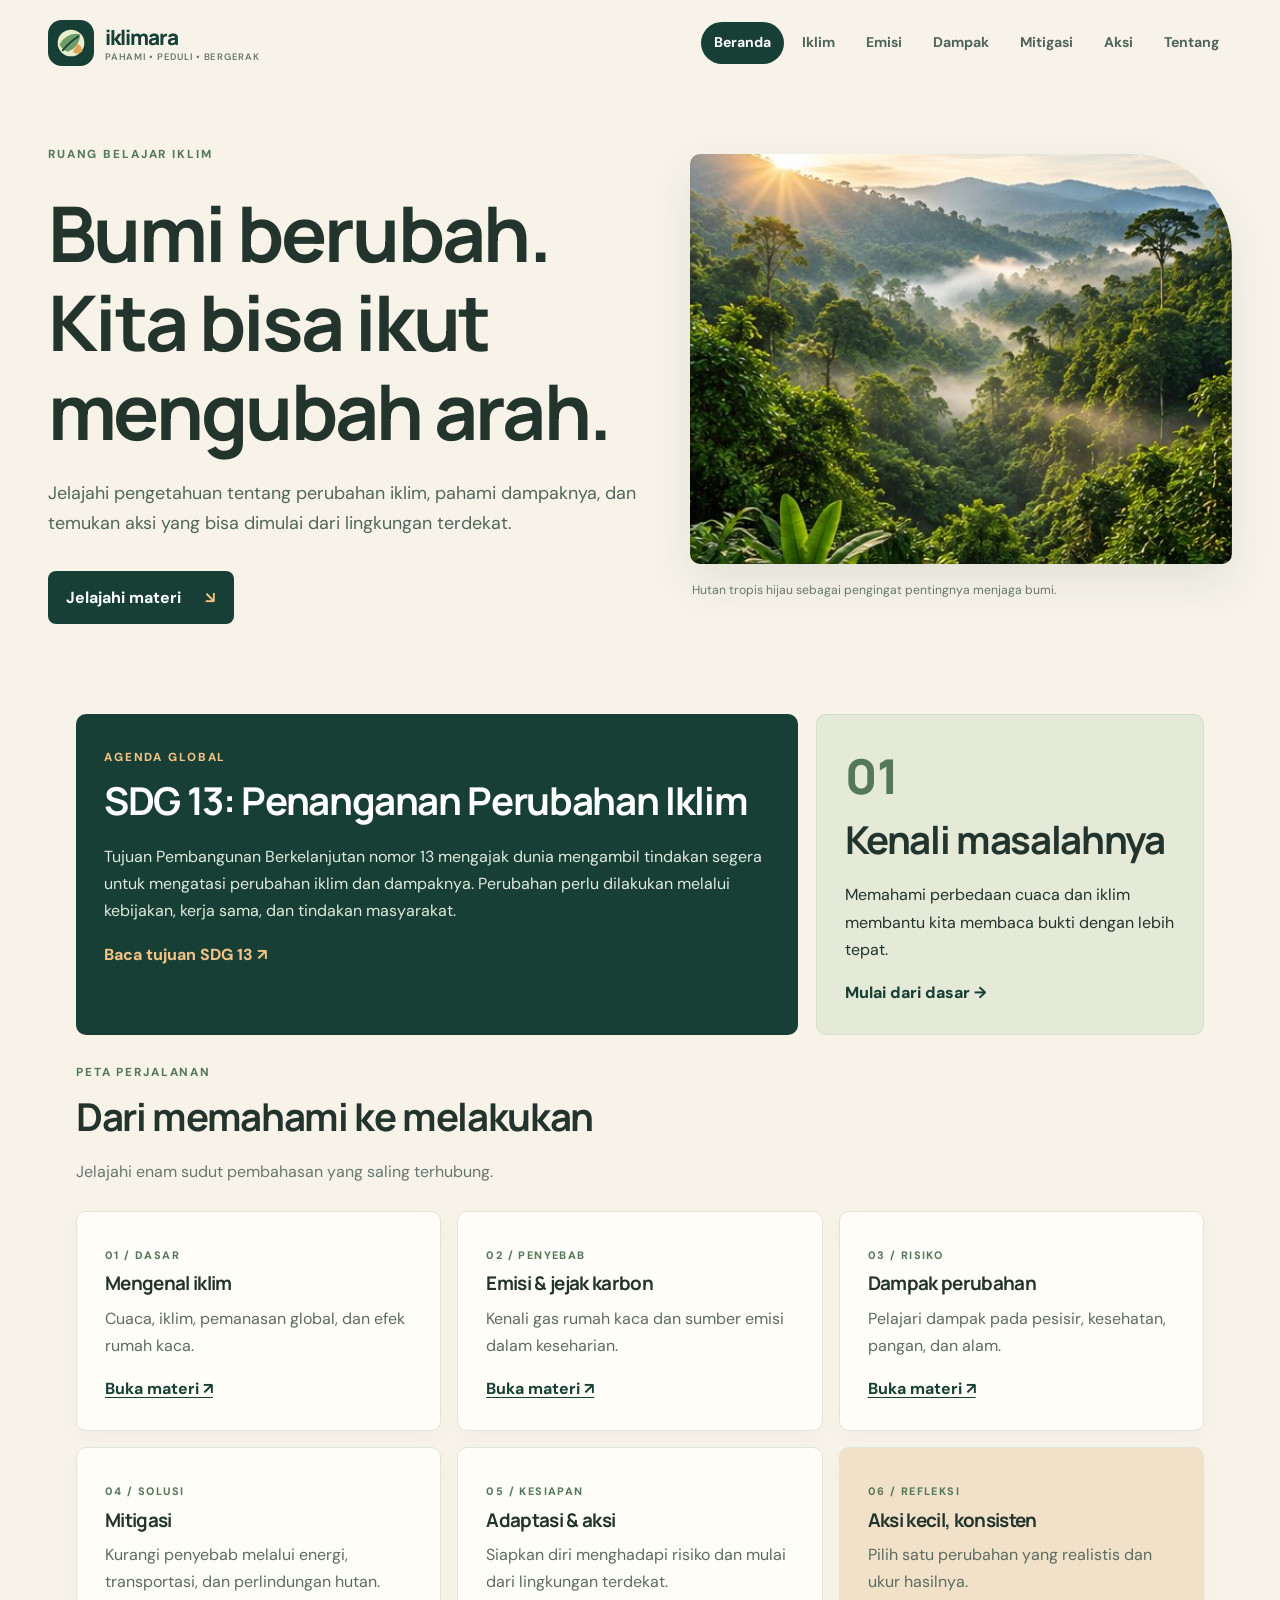
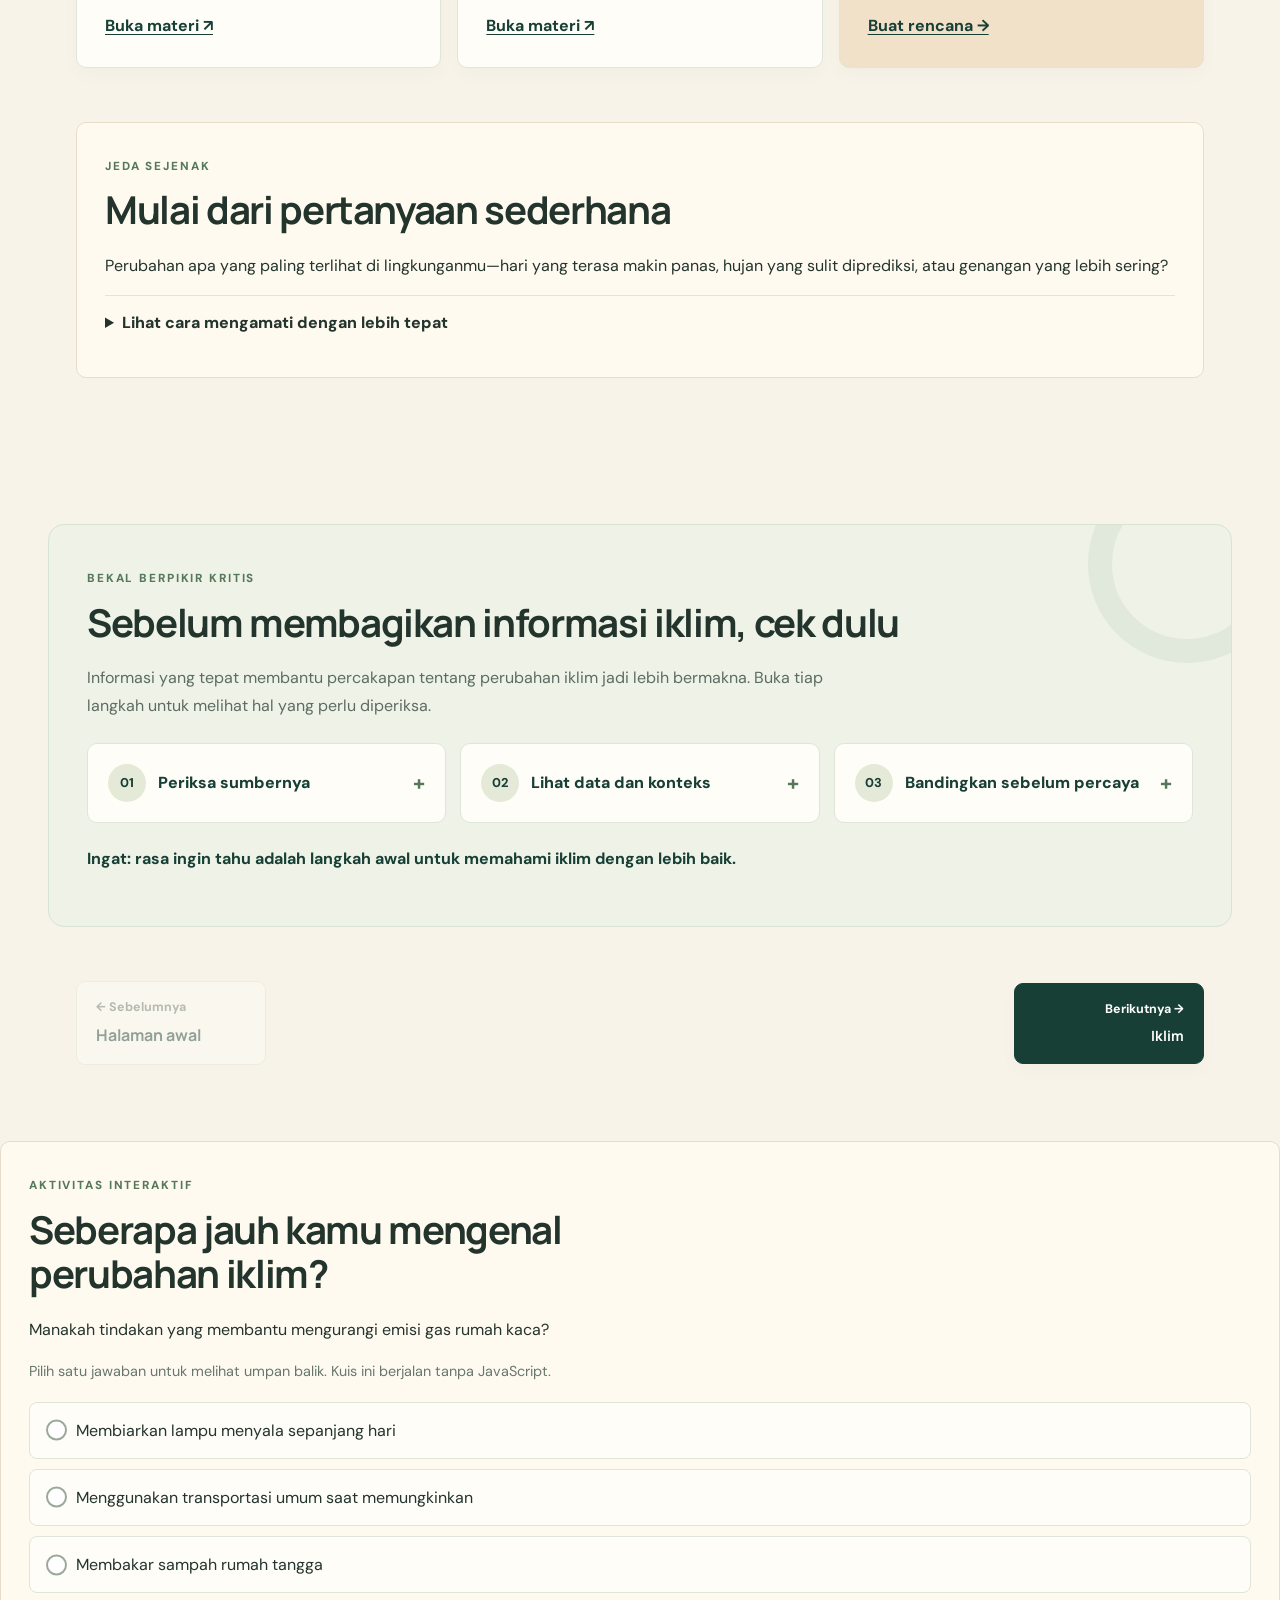
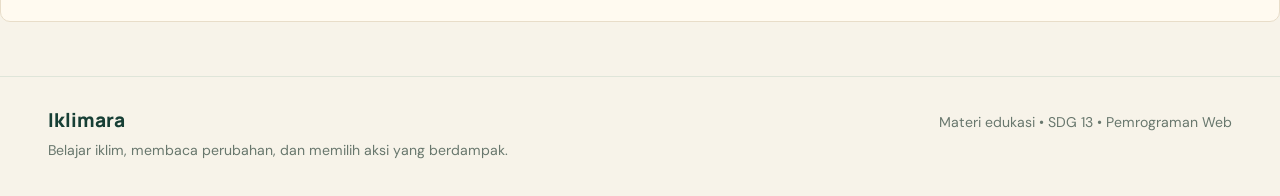
<file: index.html>
<!DOCTYPE html>
<html lang="id">
 <head>
  <meta charset="utf-8"/>
  <meta content="width=device-width, initial-scale=1" name="viewport"/>
  <meta content="Iklimara, ruang belajar perubahan iklim dan aksi iklim." name="description"/>
  <title>
   Bumi berubah. Kita bisa ikut mengubah arah. &mdash; Iklimara
  </title>
  <link href="css/style.css" rel="stylesheet"/>
 </head>
 <body>
  <header class="topbar">
   <a class="brand" href="index.html">
    <img alt="Logo Iklimara" src="images/logo.svg"/>
    <span>
     iklimara
     <small>
      pahami &bull; peduli &bull; bergerak
     </small>
    </span>
   </a>
   <nav aria-label="Navigasi utama">
    <a class="active" href="index.html">
     Beranda
    </a>
    <a class="" href="iklim.html">
     Iklim
    </a>
    <a class="" href="emisi.html">
     Emisi
    </a>
    <a class="" href="dampak.html">
     Dampak
    </a>
    <a class="" href="mitigasi.html">
     Mitigasi
    </a>
    <a class="" href="aksi.html">
     Aksi
    </a>
    <a class="" href="tentang.html">
     Tentang
    </a>
   </nav>
  </header>
  <main>
   <section class="hero">
    <div class="hero-copy">
     <p class="eyebrow">
      RUANG BELAJAR IKLIM
     </p>
     <h1>
      Bumi berubah. Kita bisa ikut mengubah arah.
     </h1>
     <p class="lead">
      Jelajahi pengetahuan tentang perubahan iklim, pahami dampaknya, dan temukan aksi yang bisa dimulai dari lingkungan terdekat.
     </p>
     <a class="button" href="#mulai">
      Jelajahi materi
      <span>
       &searrow;
      </span>
     </a>
    </div>
    <figure class="hero-image">
     <img alt="Hutan tropis hijau sebagai pengingat pentingnya menjaga bumi." src="images/forest.jpg"/>
     <figcaption>
      Hutan tropis hijau sebagai pengingat pentingnya menjaga bumi.
     </figcaption>
    </figure>
   </section>
   <div class="content" id="mulai">
    <section class="intro-grid">
     <article class="feature-card dark">
      <p class="eyebrow">
       AGENDA GLOBAL
      </p>
      <h2>
       SDG 13: Penanganan Perubahan Iklim
      </h2>
      <p>
       Tujuan Pembangunan Berkelanjutan nomor 13 mengajak dunia mengambil tindakan segera untuk mengatasi perubahan iklim dan dampaknya. Perubahan perlu dilakukan melalui kebijakan, kerja sama, dan tindakan masyarakat.
      </p>
      <a class="text-link" href="https://sdgs.un.org/goals/goal13" rel="noopener" target="_blank">
       Baca tujuan SDG 13 &nearrow;
      </a>
     </article>
     <article class="quote-card">
      <span class="big-number">
       01
      </span>
      <h2>
       Kenali masalahnya
      </h2>
      <p>
       Memahami perbedaan cuaca dan iklim membantu kita membaca bukti dengan lebih tepat.
      </p>
      <a class="text-link" href="iklim.html">
       Mulai dari dasar &rarr;
      </a>
     </article>
    </section>
    <section class="section">
     <div class="section-heading">
      <p class="eyebrow">
       PETA PERJALANAN
      </p>
      <h2>
       Dari memahami ke melakukan
      </h2>
      <p>
       Jelajahi enam sudut pembahasan yang saling terhubung.
      </p>
     </div>
     <div class="cards three">
      <article class="mini-card">
       <span>
        01 / DASAR
       </span>
       <h3>
        Mengenal iklim
       </h3>
       <p>
        Cuaca, iklim, pemanasan global, dan efek rumah kaca.
       </p>
       <a href="iklim.html">
        Buka materi &nearrow;
       </a>
      </article>
      <article class="mini-card">
       <span>
        02 / PENYEBAB
       </span>
       <h3>
        Emisi &amp; jejak karbon
       </h3>
       <p>
        Kenali gas rumah kaca dan sumber emisi dalam keseharian.
       </p>
       <a href="emisi.html">
        Buka materi &nearrow;
       </a>
      </article>
      <article class="mini-card">
       <span>
        03 / RISIKO
       </span>
       <h3>
        Dampak perubahan
       </h3>
       <p>
        Pelajari dampak pada pesisir, kesehatan, pangan, dan alam.
       </p>
       <a href="dampak.html">
        Buka materi &nearrow;
       </a>
      </article>
      <article class="mini-card">
       <span>
        04 / SOLUSI
       </span>
       <h3>
        Mitigasi
       </h3>
       <p>
        Kurangi penyebab melalui energi, transportasi, dan perlindungan hutan.
       </p>
       <a href="mitigasi.html">
        Buka materi &nearrow;
       </a>
      </article>
      <article class="mini-card">
       <span>
        05 / KESIAPAN
       </span>
       <h3>
        Adaptasi &amp; aksi
       </h3>
       <p>
        Siapkan diri menghadapi risiko dan mulai dari lingkungan terdekat.
       </p>
       <a href="aksi.html">
        Buka materi &nearrow;
       </a>
      </article>
      <article class="mini-card accent">
       <span>
        06 / REFLEKSI
       </span>
       <h3>
        Aksi kecil, konsisten
       </h3>
       <p>
        Pilih satu perubahan yang realistis dan ukur hasilnya.
       </p>
       <a href="aksi.html#tujuh-hari">
        Buat rencana &rarr;
       </a>
      </article>
     </div>
    </section>
    <section class="section reflection">
     <p class="eyebrow">
      JEDA SEJENAK
     </p>
     <h2>
      Mulai dari pertanyaan sederhana
     </h2>
     <p>
      Perubahan apa yang paling terlihat di lingkunganmu&mdash;hari yang terasa makin panas, hujan yang sulit diprediksi, atau genangan yang lebih sering?
     </p>
     <details>
      <summary>
       Lihat cara mengamati dengan lebih tepat
      </summary>
      <p>
       Catat kejadian, waktu, dan lokasi secara konsisten. Satu kejadian cuaca belum membuktikan perubahan iklim; pola jangka panjang dan data pengamatan diperlukan untuk menilainya.
      </p>
     </details>
    </section>
   </div>
   <section aria-labelledby="cek-fakta" class="section interactive-feature fact-check-feature">
    <p class="eyebrow">BEKAL BERPIKIR KRITIS</p>
    <h2 id="cek-fakta">Sebelum membagikan informasi iklim, cek dulu</h2>
    <p class="feature-intro">Informasi yang tepat membantu percakapan tentang perubahan iklim jadi lebih bermakna. Buka tiap langkah untuk melihat hal yang perlu diperiksa.</p>
    <div class="fact-check-grid">
     <details class="fact-check-card">
      <summary><span>01</span> Periksa sumbernya</summary>
      <p>Pastikan informasi berasal dari lembaga, peneliti, atau media yang jelas. Buka sumber asli jika tautannya tersedia, bukan hanya membaca judul atau potongan unggahan.</p>
     </details>
     <details class="fact-check-card">
      <summary><span>02</span> Lihat data dan konteks</summary>
      <p>Perhatikan tanggal, lokasi, rentang waktu, dan data yang digunakan. Satu hari yang sangat panas atau satu hujan ekstrem saja tidak cukup untuk membuktikan tren iklim jangka panjang.</p>
     </details>
     <details class="fact-check-card">
      <summary><span>03</span> Bandingkan sebelum percaya</summary>
      <p>Cari penjelasan dari lebih dari satu sumber tepercaya. Bedakan hasil pengamatan, pendapat, dan klaim yang belum didukung bukti.</p>
     </details>
    </div>
    <p class="fact-check-note">Ingat: rasa ingin tahu adalah langkah awal untuk memahami iklim dengan lebih baik.</p>
   </section>
   <nav aria-label="Navigasi halaman" class="page-navigation">
    <span aria-disabled="true" class="page-nav-link previous disabled">
     <span>
      &larr; Sebelumnya
     </span>
     <strong>
      Halaman awal
     </strong>
    </span>
    <a class="page-nav-link next" href="iklim.html">
     <span>
      Berikutnya &rarr;
     </span>
     <strong>
      Iklim
     </strong>
    </a>
   </nav>
  </main>
  <section class="section reflection quiz-section">
   <p class="eyebrow">
    AKTIVITAS INTERAKTIF
   </p>
   <h2>
    Seberapa jauh kamu mengenal perubahan iklim?
   </h2>
   <p>
    Manakah tindakan yang membantu mengurangi emisi gas rumah kaca?
   </p>
   <p class="quiz-hint">
    Pilih satu jawaban untuk melihat umpan balik. Kuis ini berjalan tanpa JavaScript.
   </p>
   <div class="quiz-options">
    <div class="quiz-option">
     <input id="index-a" name="quiz-index" type="radio"/>
     <label for="index-a">
      Membiarkan lampu menyala sepanjang hari
     </label>
     <p class="quiz-feedback incorrect">
      Belum tepat. Coba pikirkan kembali materi di halaman ini.
     </p>
    </div>
    <div class="quiz-option">
     <input id="index-b" name="quiz-index" type="radio"/>
     <label for="index-b">
      Menggunakan transportasi umum saat memungkinkan
     </label>
     <p class="quiz-feedback correct">
      Benar! Jawabanmu tepat.
     </p>
    </div>
    <div class="quiz-option">
     <input id="index-c" name="quiz-index" type="radio"/>
     <label for="index-c">
      Membakar sampah rumah tangga
     </label>
     <p class="quiz-feedback incorrect">
      Belum tepat. Coba pikirkan kembali materi di halaman ini.
     </p>
    </div>
   </div>
  </section>
  <footer>
   <div>
    <b>
     Iklimara
    </b>
    <p>
     Belajar iklim, membaca perubahan, dan memilih aksi yang berdampak.
    </p>
   </div>
   <p>
    Materi edukasi &bull; SDG 13 &bull; Pemrograman Web
   </p>
  </footer>
 </body>
</html>
</file>
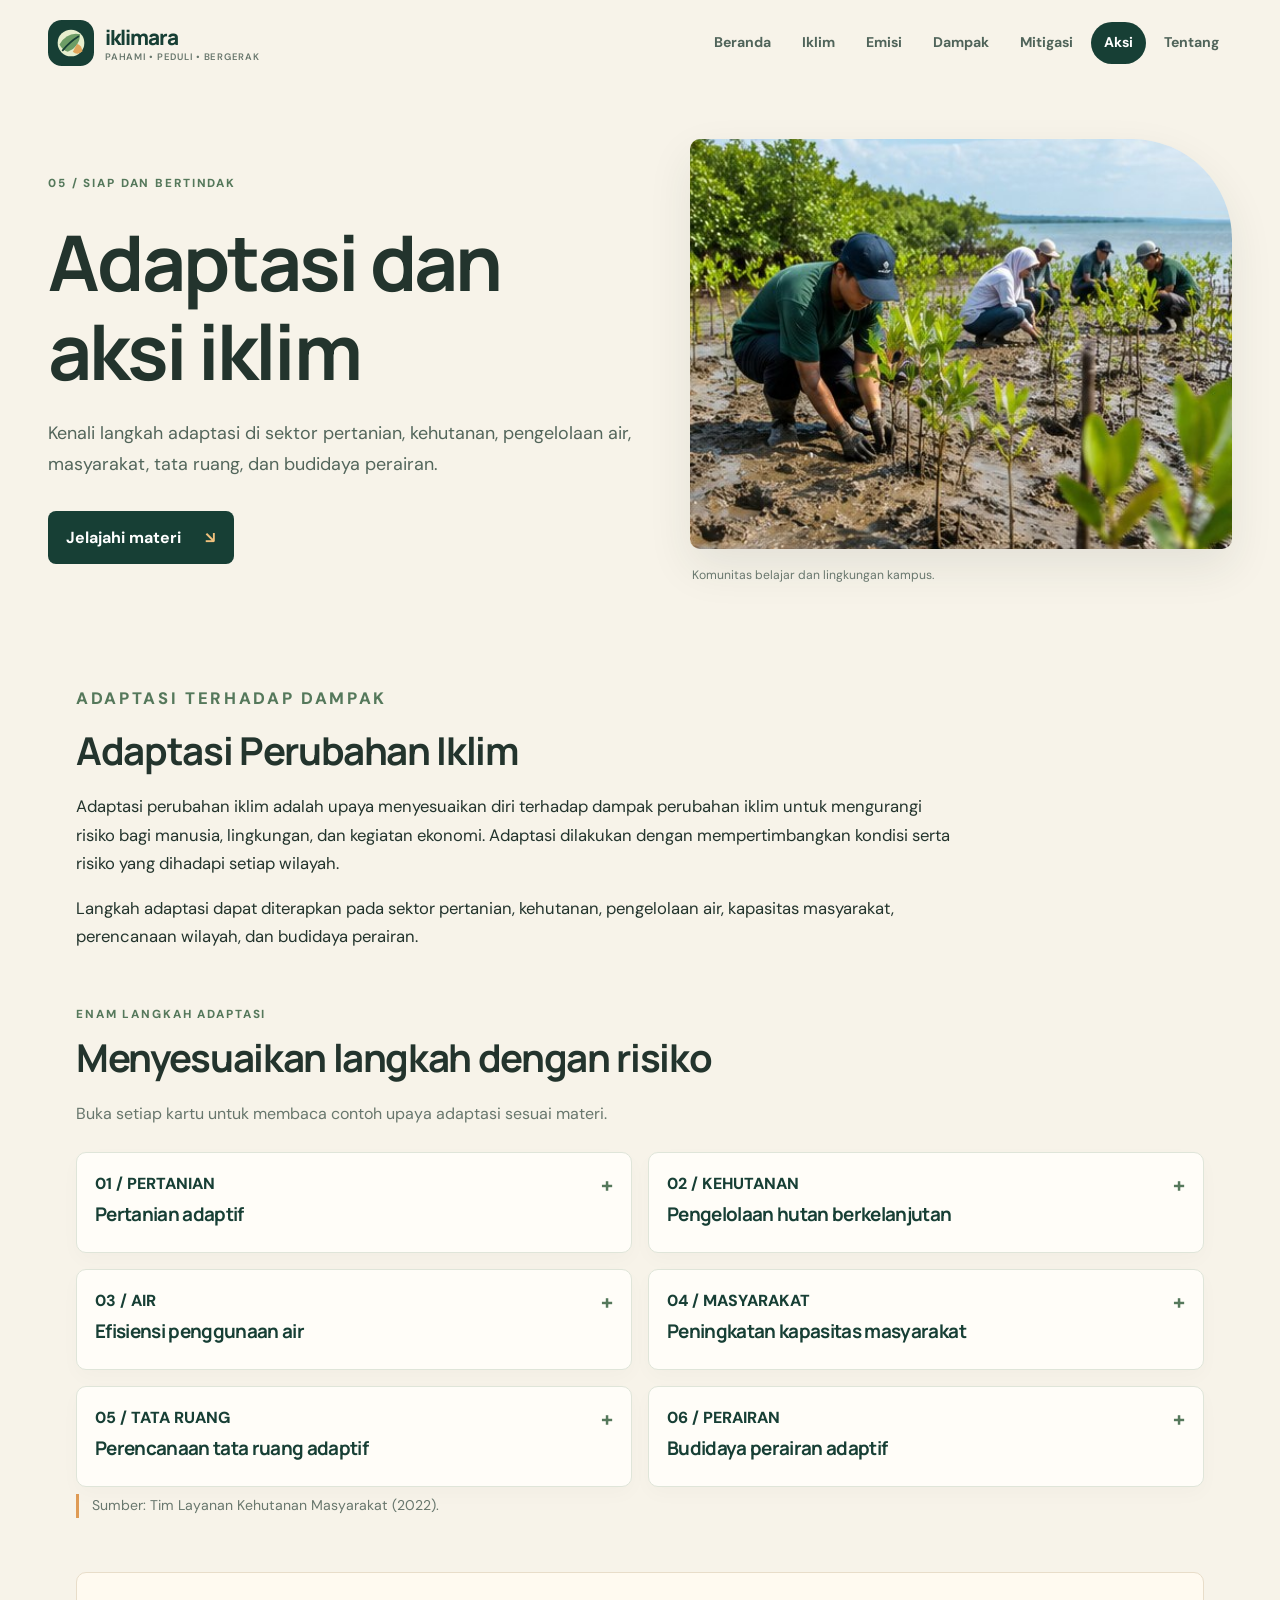
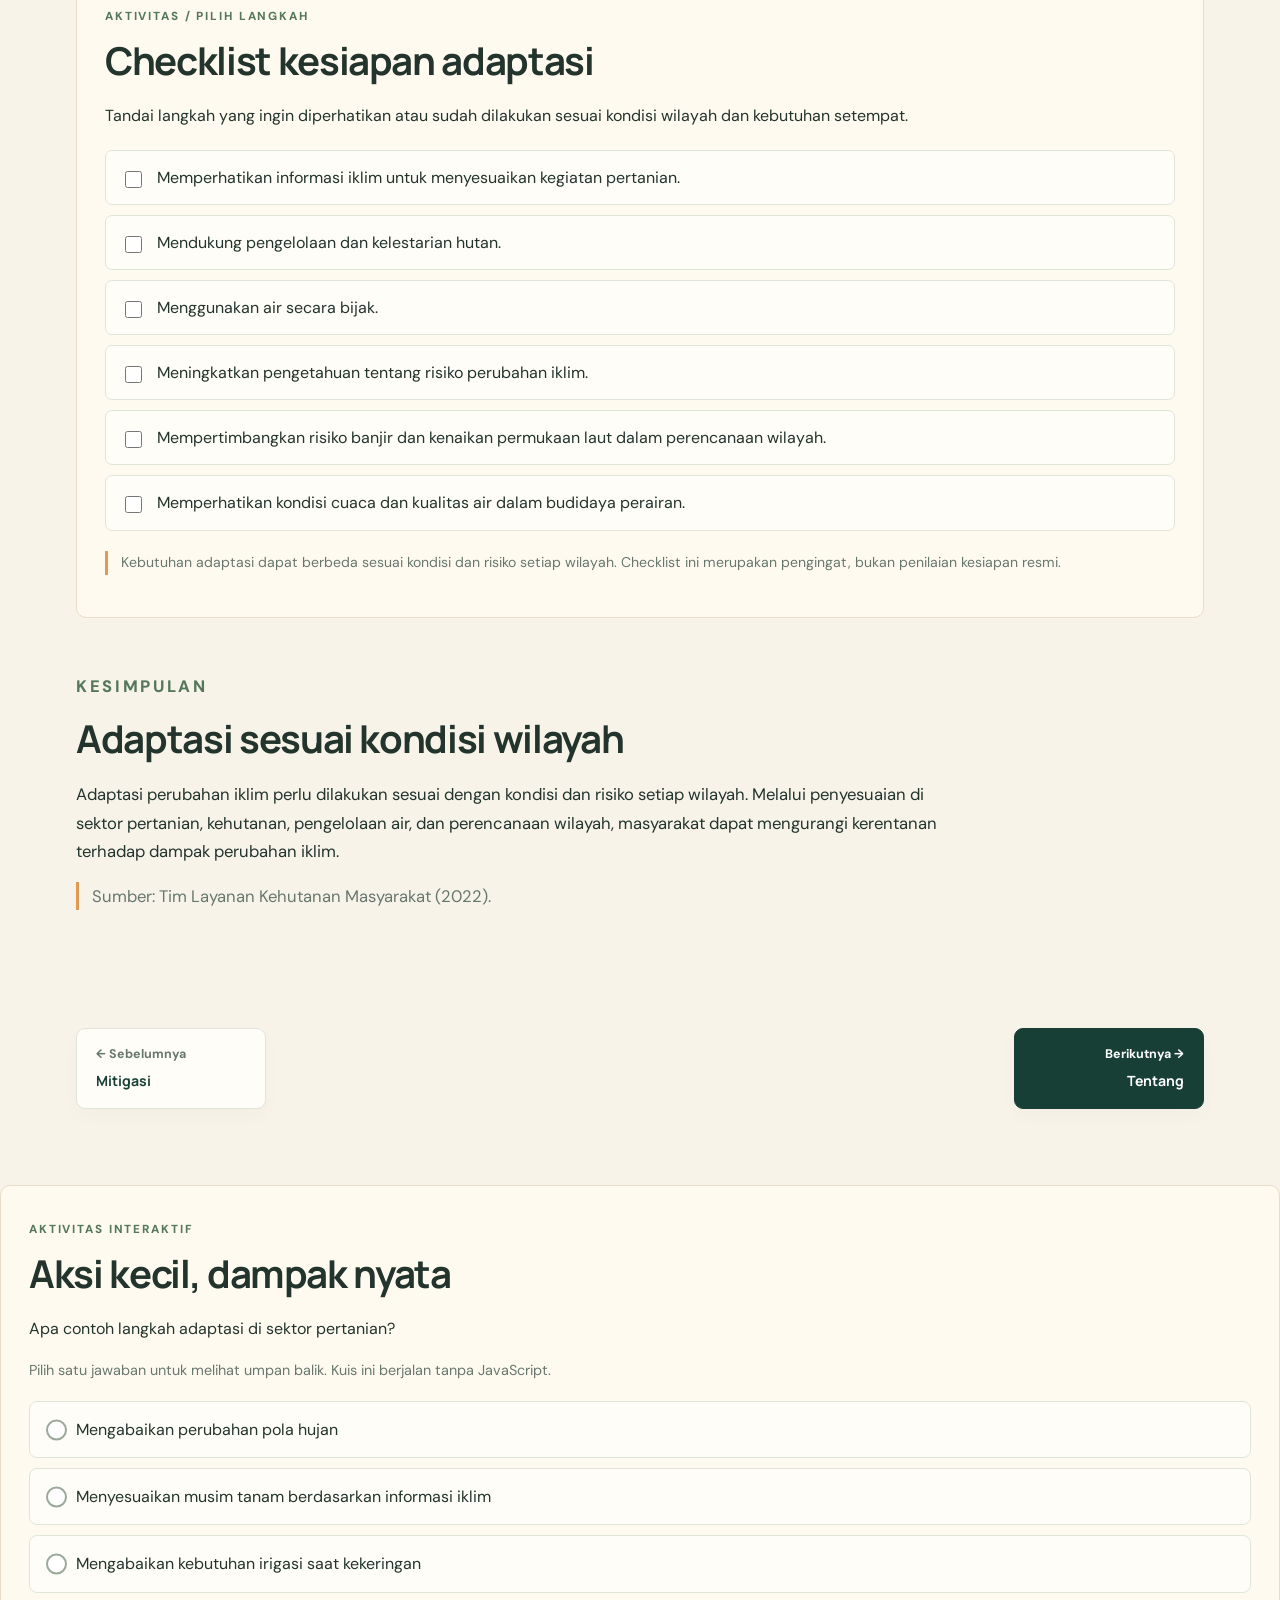
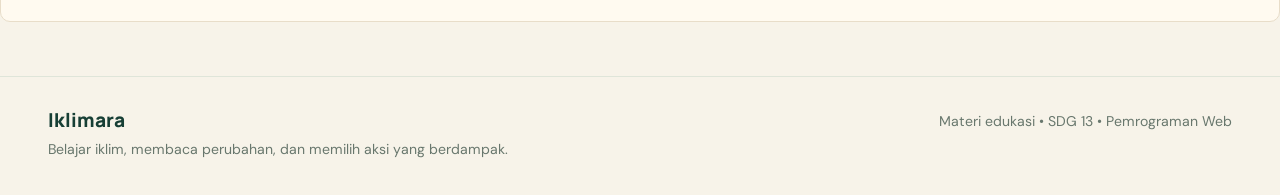
<file: aksi.html>
<!DOCTYPE html>
<html lang="id">
 <head>
  <meta charset="utf-8"/>
  <meta content="width=device-width, initial-scale=1" name="viewport"/>
  <meta content="Iklimara, ruang belajar perubahan iklim dan aksi iklim." name="description"/>
  <title>
   Adaptasi dan aksi iklim &mdash; Iklimara
  </title>
  <link href="css/style.css" rel="stylesheet"/>
 </head>
 <body>
  <header class="topbar">
   <a class="brand" href="index.html">
    <img alt="Logo Iklimara" src="images/logo.svg"/>
    <span>
     iklimara
     <small>
      pahami &bull; peduli &bull; bergerak
     </small>
    </span>
   </a>
   <nav aria-label="Navigasi utama">
    <a class="" href="index.html">
     Beranda
    </a>
    <a class="" href="iklim.html">
     Iklim
    </a>
    <a class="" href="emisi.html">
     Emisi
    </a>
    <a class="" href="dampak.html">
     Dampak
    </a>
    <a class="" href="mitigasi.html">
     Mitigasi
    </a>
    <a class="active" href="aksi.html">
     Aksi
    </a>
    <a class="" href="tentang.html">
     Tentang
    </a>
   </nav>
  </header>
  <main>
   <section class="hero">
    <div class="hero-copy">
     <p class="eyebrow">
      05 / SIAP DAN BERTINDAK
     </p>
     <h1>
      Adaptasi dan aksi iklim
     </h1>
     <p class="lead">
      Kenali langkah adaptasi di sektor pertanian, kehutanan, pengelolaan air, masyarakat, tata ruang, dan budidaya perairan.
     </p>
     <a class="button" href="#mulai">
      Jelajahi materi
      <span>
       &searrow;
      </span>
     </a>
    </div>
    <figure class="hero-image">
     <img alt="Komunitas belajar dan lingkungan kampus." src="images/campus.jpg"/>
     <figcaption>
      Komunitas belajar dan lingkungan kampus.
     </figcaption>
    </figure>
   </section>
   <div class="content" id="mulai">
    <section class="section prose">
     <p class="eyebrow">
      ADAPTASI TERHADAP DAMPAK
     </p>
     <h2>
      Adaptasi Perubahan Iklim
     </h2>
     <p>
      Adaptasi perubahan iklim adalah upaya menyesuaikan diri terhadap dampak perubahan iklim untuk mengurangi risiko bagi manusia, lingkungan, dan kegiatan ekonomi. Adaptasi dilakukan dengan mempertimbangkan kondisi serta risiko yang dihadapi setiap wilayah.
     </p>
     <p>
      Langkah adaptasi dapat diterapkan pada sektor pertanian, kehutanan, pengelolaan air, kapasitas masyarakat, perencanaan wilayah, dan budidaya perairan.
     </p>
    </section>
    <section class="section">
     <div class="section-heading">
      <p class="eyebrow">
       ENAM LANGKAH ADAPTASI
      </p>
      <h2>
       Menyesuaikan langkah dengan risiko
      </h2>
      <p>
       Buka setiap kartu untuk membaca contoh upaya adaptasi sesuai materi.
      </p>
     </div>
     <div class="cards two">
      <details class="mini-card info-accordion">
       <summary>
        <span>01 / PERTANIAN</span>
        <h3>Pertanian adaptif</h3>
       </summary>
       <p>
        Menyesuaikan musim tanam berdasarkan informasi iklim, menggunakan bibit yang mampu beradaptasi, dan memperbaiki sistem irigasi untuk menghadapi perubahan pola hujan dan kekeringan.
       </p>
      </details>
      <details class="mini-card info-accordion">
       <summary>
        <span>02 / KEHUTANAN</span>
        <h3>Pengelolaan hutan berkelanjutan</h3>
       </summary>
       <p>
        Menjaga kelestarian hutan melalui penanaman pohon, pencegahan penebangan liar, dan pelibatan masyarakat dalam pengelolaan hutan.
       </p>
      </details>
      <details class="mini-card info-accordion">
       <summary>
        <span>03 / AIR</span>
        <h3>Efisiensi penggunaan air</h3>
       </summary>
       <p>
        Menggunakan air secara bijak untuk kebutuhan sehari-hari dan pertanian, terutama ketika terjadi kekeringan atau kemarau berkepanjangan.
       </p>
      </details>
      <details class="mini-card info-accordion">
       <summary>
        <span>04 / MASYARAKAT</span>
        <h3>Peningkatan kapasitas masyarakat</h3>
       </summary>
       <p>
        Meningkatkan pengetahuan dan keterampilan masyarakat agar mampu mengenali risiko perubahan iklim serta menentukan langkah penyesuaian yang sesuai.
       </p>
      </details>
      <details class="mini-card info-accordion">
       <summary>
        <span>05 / TATA RUANG</span>
        <h3>Perencanaan tata ruang adaptif</h3>
       </summary>
       <p>
        Mempertimbangkan risiko perubahan iklim, seperti banjir dan kenaikan permukaan laut, dalam perencanaan permukiman dan pembangunan wilayah.
       </p>
      </details>
      <details class="mini-card info-accordion">
       <summary>
        <span>06 / PERAIRAN</span>
        <h3>Budidaya perairan adaptif</h3>
       </summary>
       <p>
        Menyesuaikan pengelolaan tambak dengan kondisi cuaca dan kualitas air agar kegiatan budidaya ikan atau udang tetap berjalan dengan baik.
       </p>
      </details>
     </div>
     <p class="source">
      Sumber: Tim Layanan Kehutanan Masyarakat (2022).
     </p>
    </section>
    <section class="section reflection">
     <p class="eyebrow">
      AKTIVITAS / PILIH LANGKAH
     </p>
     <h2>
      Checklist kesiapan adaptasi
     </h2>
     <p>
      Tandai langkah yang ingin diperhatikan atau sudah dilakukan sesuai kondisi wilayah dan kebutuhan setempat.
     </p>
     <div class="checklist">
      <label>
       <input type="checkbox"/>
       Memperhatikan informasi iklim untuk menyesuaikan kegiatan pertanian.
      </label>
      <label>
       <input type="checkbox"/>
       Mendukung pengelolaan dan kelestarian hutan.
      </label>
      <label>
       <input type="checkbox"/>
       Menggunakan air secara bijak.
      </label>
      <label>
       <input type="checkbox"/>
       Meningkatkan pengetahuan tentang risiko perubahan iklim.
      </label>
      <label>
       <input type="checkbox"/>
       Mempertimbangkan risiko banjir dan kenaikan permukaan laut dalam perencanaan wilayah.
      </label>
      <label>
       <input type="checkbox"/>
       Memperhatikan kondisi cuaca dan kualitas air dalam budidaya perairan.
      </label>
     </div>
     <p class="note">
      Kebutuhan adaptasi dapat berbeda sesuai kondisi dan risiko setiap wilayah. Checklist ini merupakan pengingat, bukan penilaian kesiapan resmi.
     </p>
    </section>
    <section class="section prose">
     <p class="eyebrow">
      KESIMPULAN
     </p>
     <h2>
      Adaptasi sesuai kondisi wilayah
     </h2>
     <p>
      Adaptasi perubahan iklim perlu dilakukan sesuai dengan kondisi dan risiko setiap wilayah. Melalui penyesuaian di sektor pertanian, kehutanan, pengelolaan air, dan perencanaan wilayah, masyarakat dapat mengurangi kerentanan terhadap dampak perubahan iklim.
     </p>
     <p class="source">
      Sumber: Tim Layanan Kehutanan Masyarakat (2022).
     </p>
    </section>
   </div>
   <nav aria-label="Navigasi halaman" class="page-navigation">
    <a class="page-nav-link previous" href="mitigasi.html">
     <span>
      &larr; Sebelumnya
     </span>
     <strong>
      Mitigasi
     </strong>
    </a>
    <a class="page-nav-link next" href="tentang.html">
     <span>
      Berikutnya &rarr;
     </span>
     <strong>
      Tentang
     </strong>
    </a>
   </nav>
  </main>
  <section class="section reflection quiz-section">
   <p class="eyebrow">
    AKTIVITAS INTERAKTIF
   </p>
   <h2>
    Aksi kecil, dampak nyata
   </h2>
   <p>
    Apa contoh langkah adaptasi di sektor pertanian?
   </p>
   <p class="quiz-hint">
    Pilih satu jawaban untuk melihat umpan balik. Kuis ini berjalan tanpa JavaScript.
   </p>
   <div class="quiz-options">
    <div class="quiz-option">
     <input id="aksi-a" name="quiz-aksi" type="radio"/>
     <label for="aksi-a">
      Mengabaikan perubahan pola hujan
     </label>
     <p class="quiz-feedback incorrect">
      Belum tepat. Perhatikan langkah yang membantu pertanian menghadapi perubahan pola hujan dan kekeringan.
     </p>
    </div>
    <div class="quiz-option">
     <input id="aksi-b" name="quiz-aksi" type="radio"/>
     <label for="aksi-b">
      Menyesuaikan musim tanam berdasarkan informasi iklim
     </label>
     <p class="quiz-feedback correct">
      Benar! Menyesuaikan musim tanam berdasarkan informasi iklim merupakan salah satu langkah pertanian adaptif.
     </p>
    </div>
    <div class="quiz-option">
     <input id="aksi-c" name="quiz-aksi" type="radio"/>
     <label for="aksi-c">
      Mengabaikan kebutuhan irigasi saat kekeringan
     </label>
     <p class="quiz-feedback incorrect">
      Belum tepat. Perhatikan langkah yang membantu pertanian menghadapi perubahan pola hujan dan kekeringan.
     </p>
    </div>
   </div>
  </section>
  <footer>
   <div>
    <b>
     Iklimara
    </b>
    <p>
     Belajar iklim, membaca perubahan, dan memilih aksi yang berdampak.
    </p>
   </div>
   <p>
    Materi edukasi &bull; SDG 13 &bull; Pemrograman Web
   </p>
  </footer>
 </body>
</html>
</file>
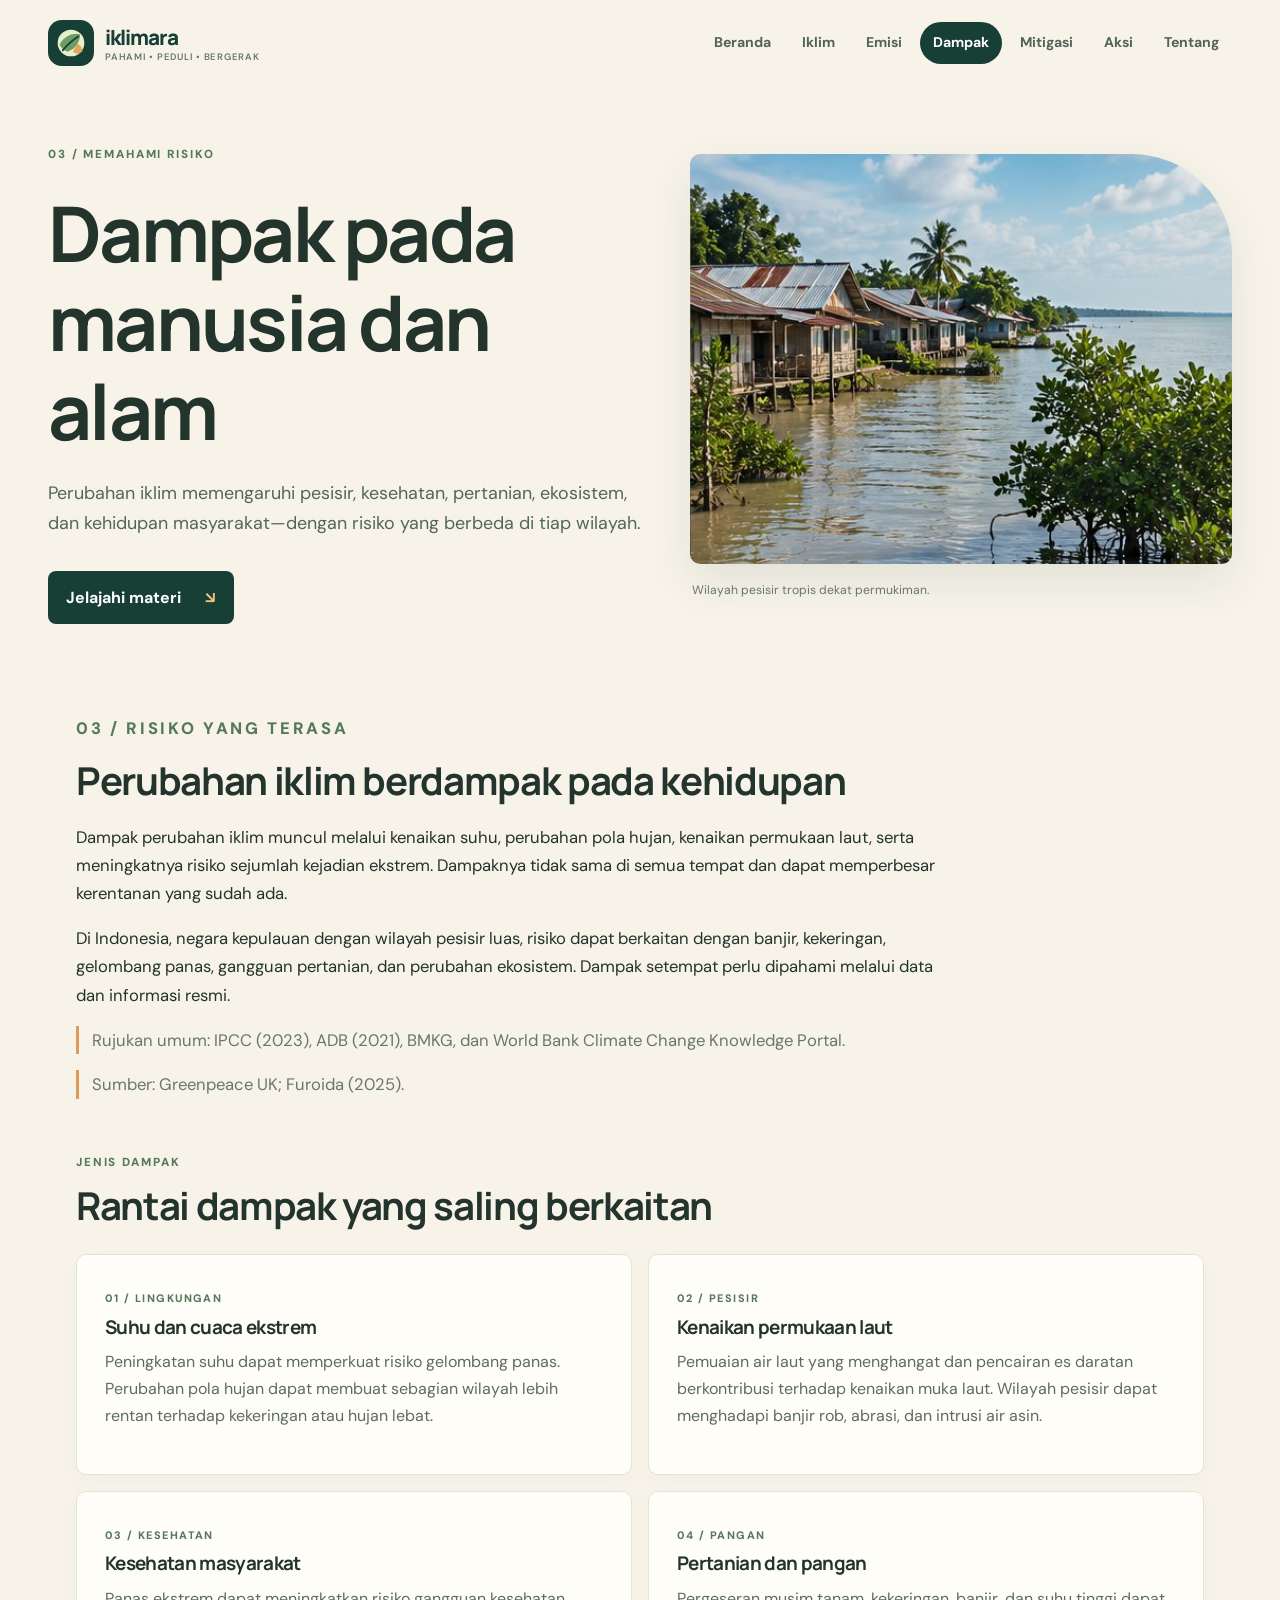
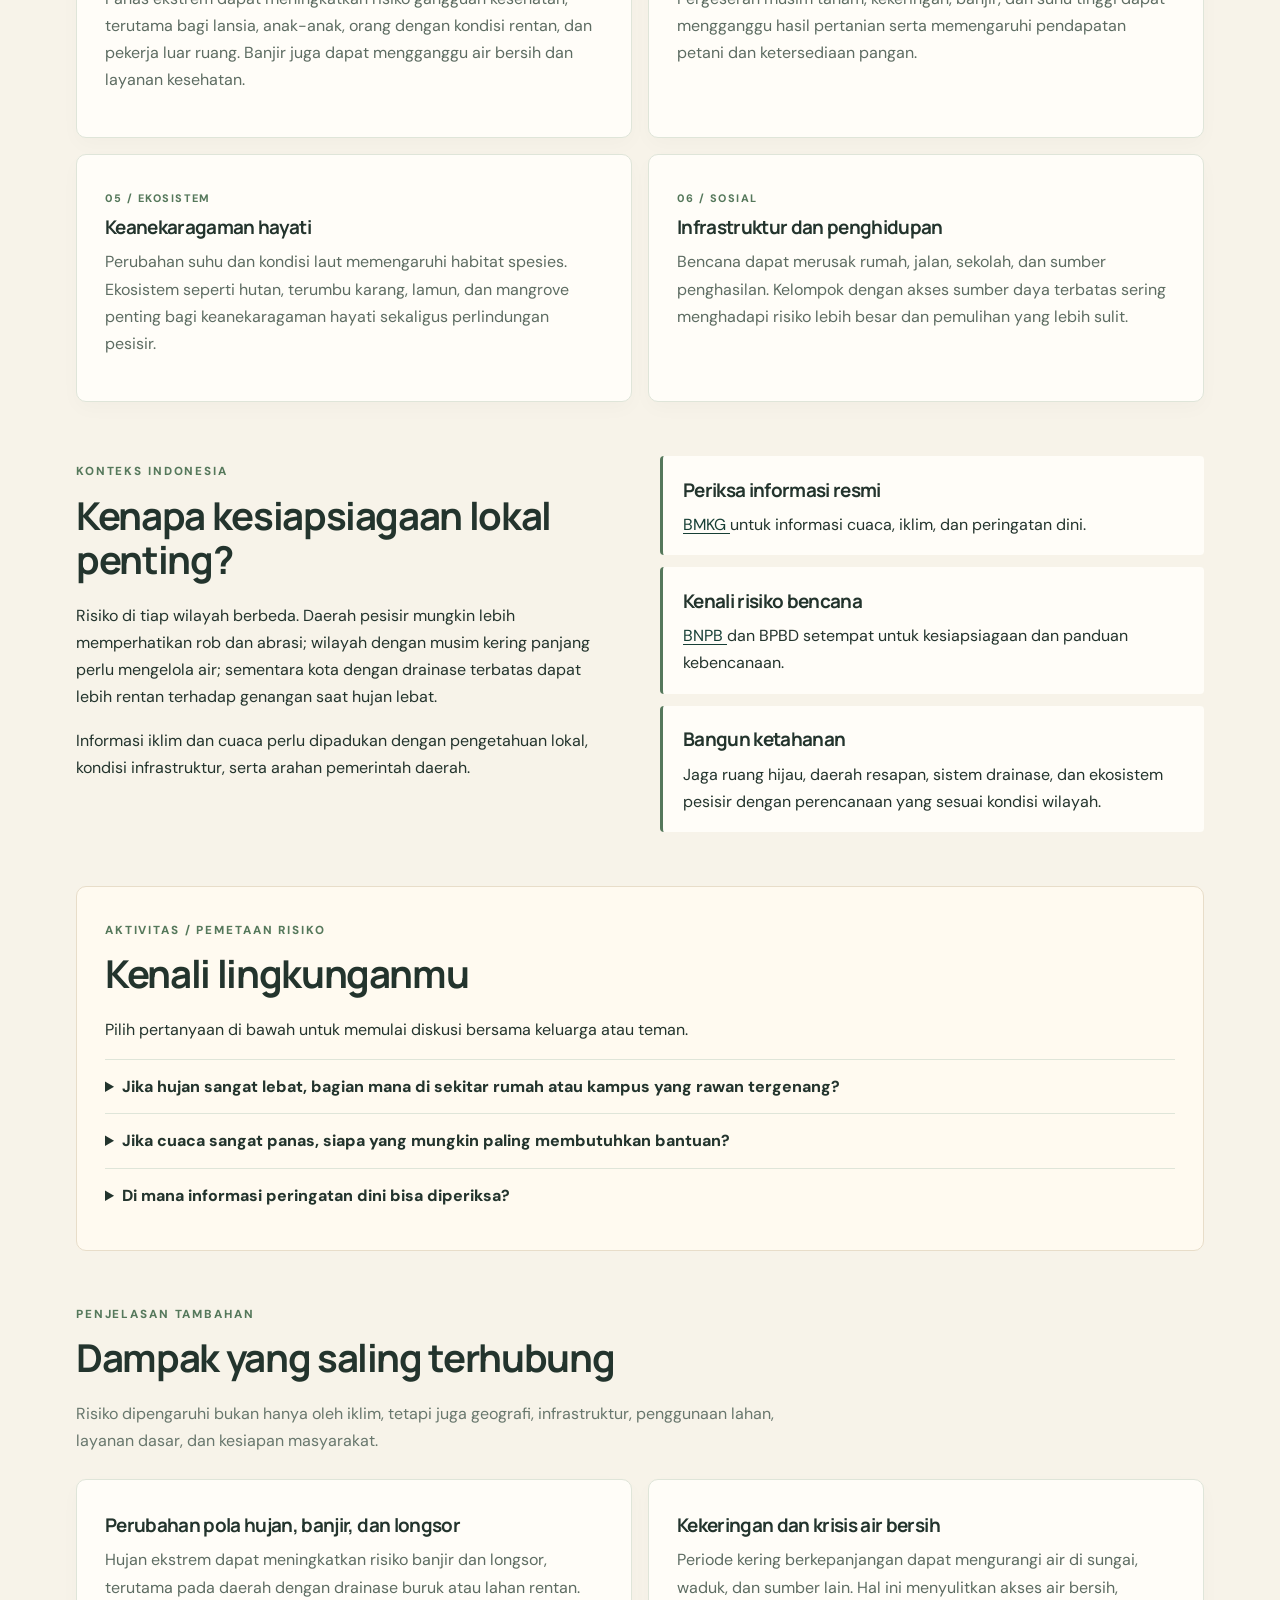
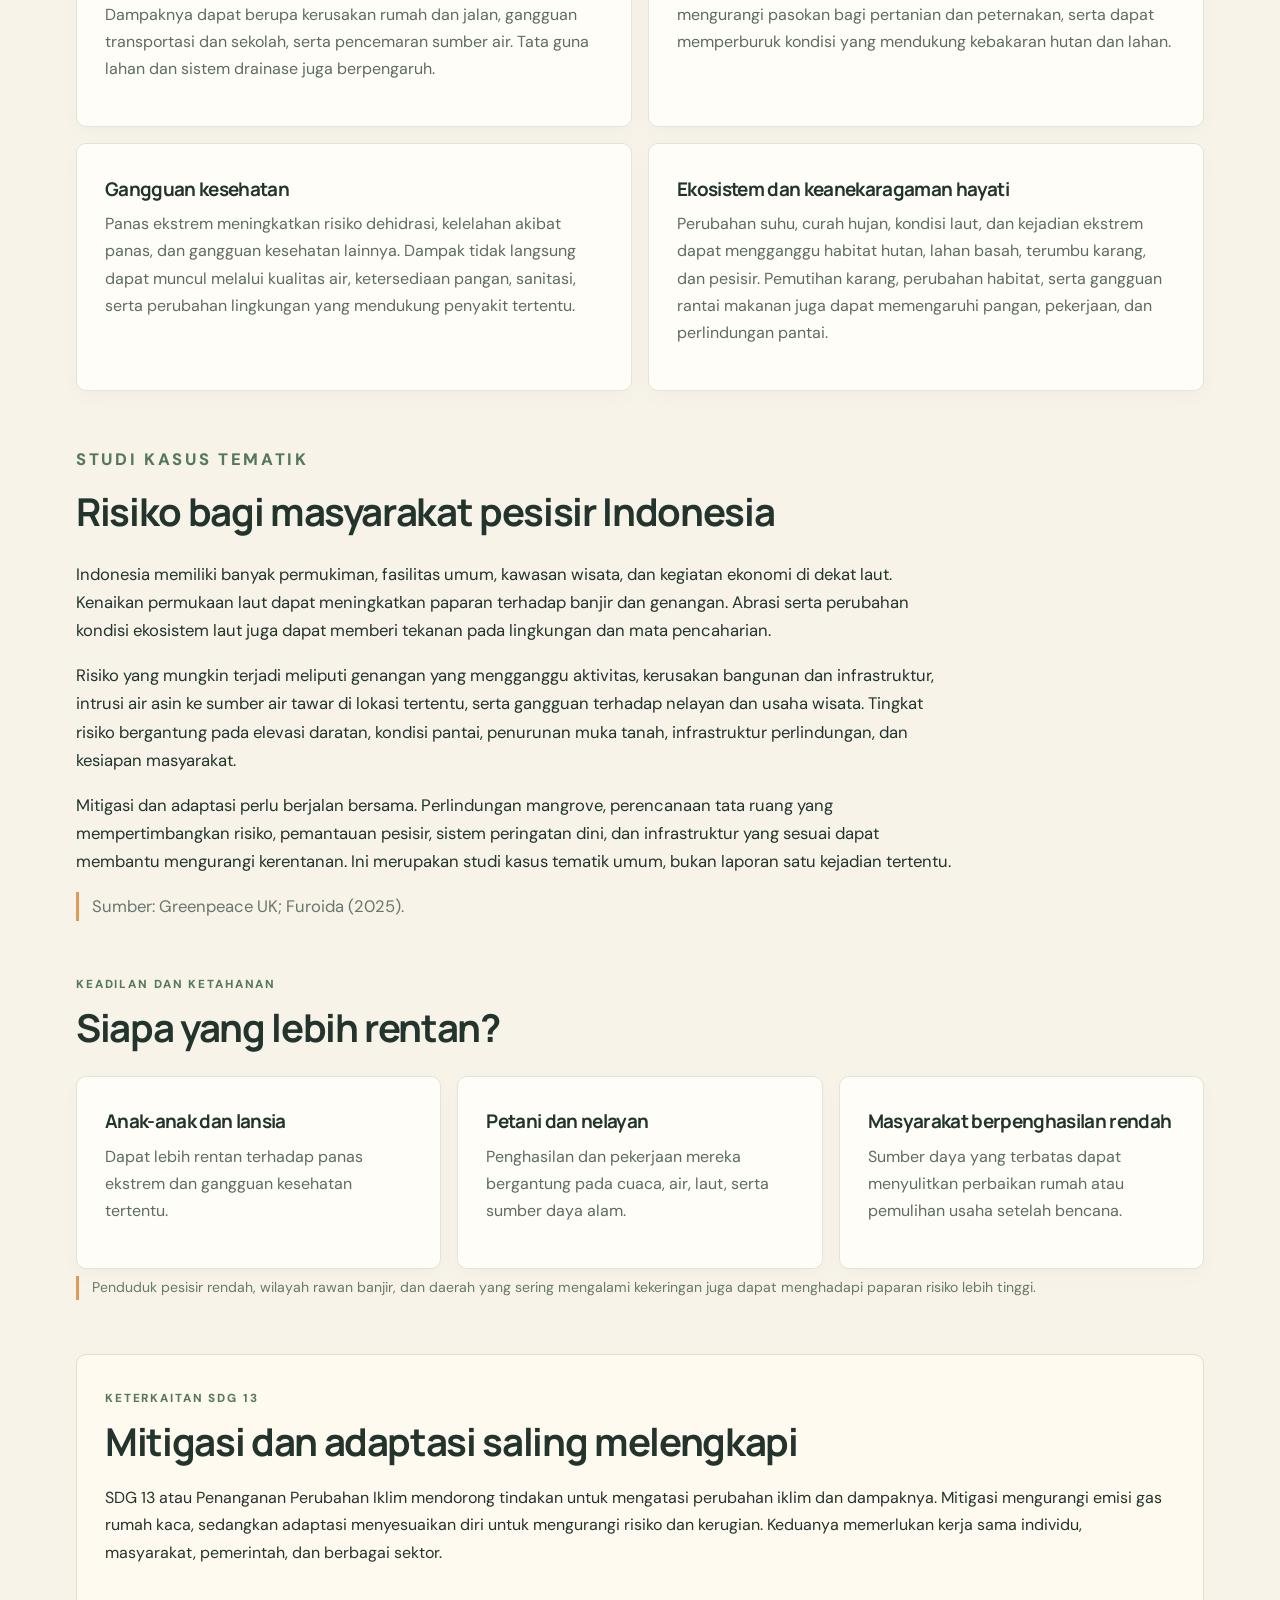
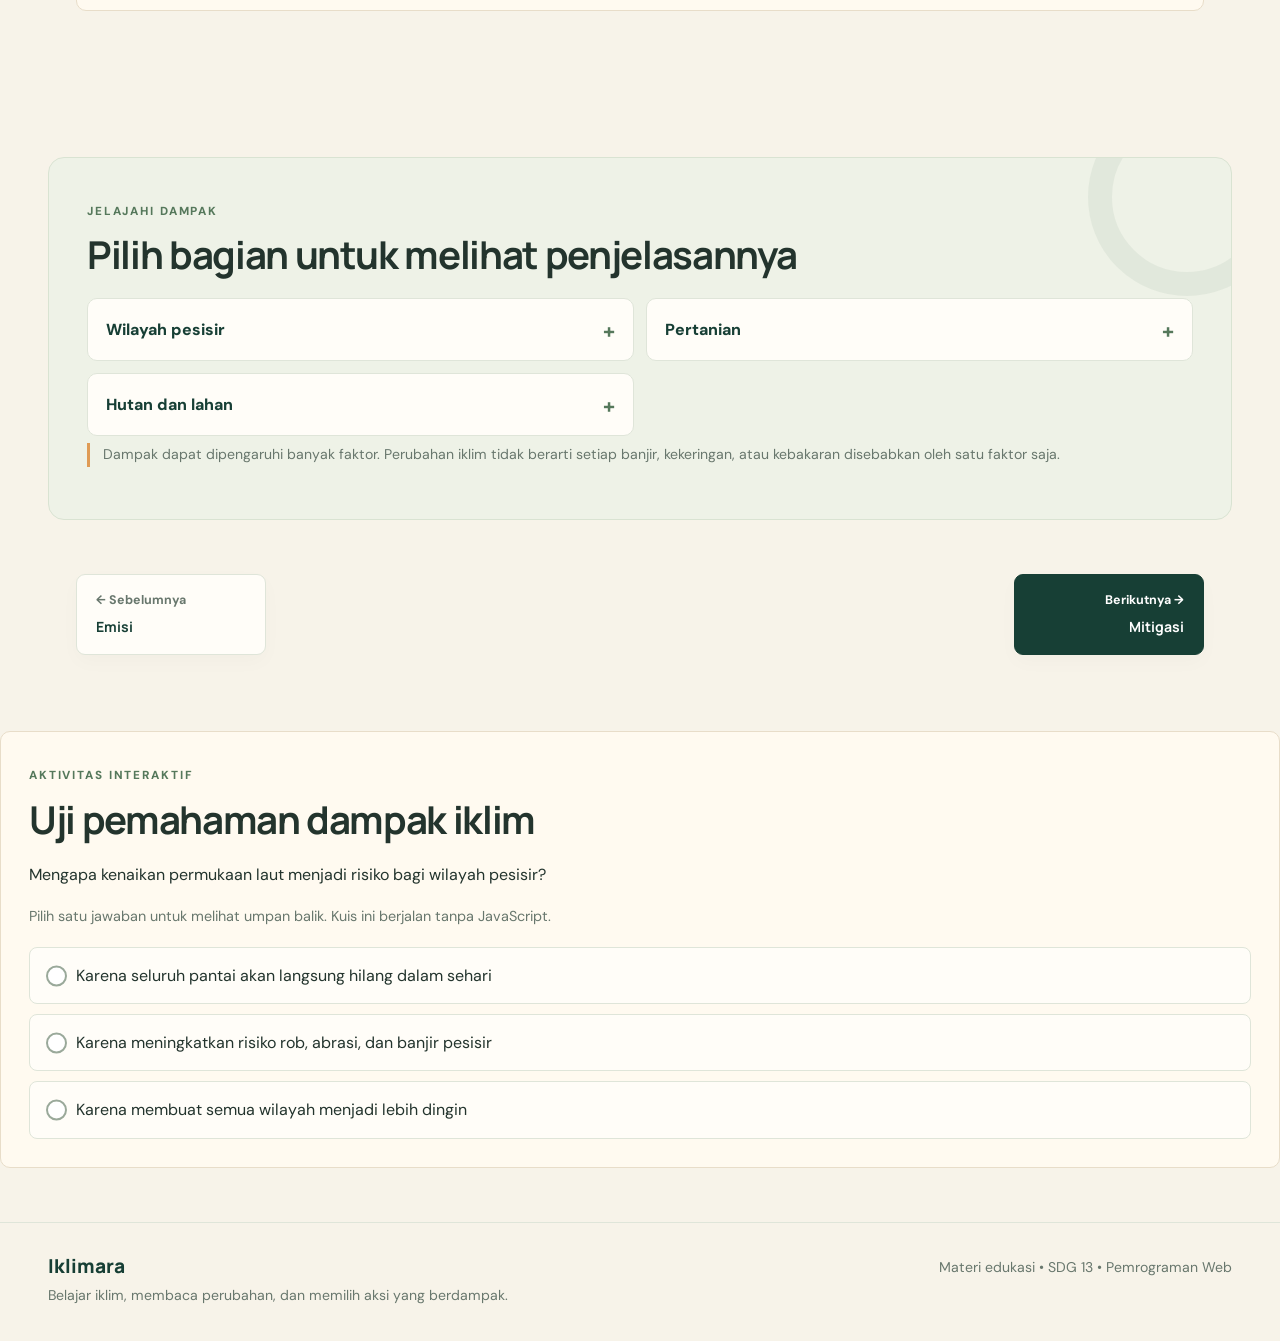
<file: dampak.html>
<!DOCTYPE html>
<html lang="id">
 <head>
  <meta charset="utf-8"/>
  <meta content="width=device-width, initial-scale=1" name="viewport"/>
  <meta content="Iklimara, ruang belajar perubahan iklim dan aksi iklim." name="description"/>
  <title>
   Dampak pada manusia dan alam &mdash; Iklimara
  </title>
  <link href="css/style.css" rel="stylesheet"/>
 </head>
 <body>
  <header class="topbar">
   <a class="brand" href="index.html">
    <img alt="Logo Iklimara" src="images/logo.svg"/>
    <span>
     iklimara
     <small>
      pahami &bull; peduli &bull; bergerak
     </small>
    </span>
   </a>
   <nav aria-label="Navigasi utama">
    <a class="" href="index.html">
     Beranda
    </a>
    <a class="" href="iklim.html">
     Iklim
    </a>
    <a class="" href="emisi.html">
     Emisi
    </a>
    <a class="active" href="dampak.html">
     Dampak
    </a>
    <a class="" href="mitigasi.html">
     Mitigasi
    </a>
    <a class="" href="aksi.html">
     Aksi
    </a>
    <a class="" href="tentang.html">
     Tentang
    </a>
   </nav>
  </header>
  <main>
   <section class="hero">
    <div class="hero-copy">
     <p class="eyebrow">
      03 / MEMAHAMI RISIKO
     </p>
     <h1>
      Dampak pada manusia dan alam
     </h1>
     <p class="lead">
      Perubahan iklim memengaruhi pesisir, kesehatan, pertanian, ekosistem, dan kehidupan masyarakat&mdash;dengan risiko yang berbeda di tiap wilayah.
     </p>
     <a class="button" href="#mulai">
      Jelajahi materi
      <span>
       &searrow;
      </span>
     </a>
    </div>
    <figure class="hero-image">
     <img alt="Wilayah pesisir tropis dekat permukiman." src="images/coast.jpg"/>
     <figcaption>
      Wilayah pesisir tropis dekat permukiman.
     </figcaption>
    </figure>
   </section>
   <div class="content" id="mulai">
    <section class="section prose">
     <p class="eyebrow">
      03 / RISIKO YANG TERASA
     </p>
     <h2>
      Perubahan iklim berdampak pada kehidupan
     </h2>
     <p>
      Dampak perubahan iklim muncul melalui kenaikan suhu, perubahan pola hujan, kenaikan permukaan laut, serta meningkatnya risiko sejumlah kejadian ekstrem. Dampaknya tidak sama di semua tempat dan dapat memperbesar kerentanan yang sudah ada.
     </p>
     <p>
      Di Indonesia, negara kepulauan dengan wilayah pesisir luas, risiko dapat berkaitan dengan banjir, kekeringan, gelombang panas, gangguan pertanian, dan perubahan ekosistem. Dampak setempat perlu dipahami melalui data dan informasi resmi.
     </p>
     <p class="source">
      Rujukan umum: IPCC (2023), ADB (2021), BMKG, dan World Bank Climate Change Knowledge Portal.
     </p>
         <p class="source">
      Sumber: Greenpeace UK; Furoida (2025).
     </p>
</section>
    <section class="section">
     <div class="section-heading">
      <p class="eyebrow">
       JENIS DAMPAK
      </p>
      <h2>
       Rantai dampak yang saling berkaitan
      </h2>
     </div>
     <div class="cards two">
      <article class="mini-card">
       <span>
        01 / LINGKUNGAN
       </span>
       <h3>
        Suhu dan cuaca ekstrem
       </h3>
       <p>
        Peningkatan suhu dapat memperkuat risiko gelombang panas. Perubahan pola hujan dapat membuat sebagian wilayah lebih rentan terhadap kekeringan atau hujan lebat.
       </p>
      </article>
      <article class="mini-card">
       <span>
        02 / PESISIR
       </span>
       <h3>
        Kenaikan permukaan laut
       </h3>
       <p>
        Pemuaian air laut yang menghangat dan pencairan es daratan berkontribusi terhadap kenaikan muka laut. Wilayah pesisir dapat menghadapi banjir rob, abrasi, dan intrusi air asin.
       </p>
      </article>
      <article class="mini-card">
       <span>
        03 / KESEHATAN
       </span>
       <h3>
        Kesehatan masyarakat
       </h3>
       <p>
        Panas ekstrem dapat meningkatkan risiko gangguan kesehatan, terutama bagi lansia, anak-anak, orang dengan kondisi rentan, dan pekerja luar ruang. Banjir juga dapat mengganggu air bersih dan layanan kesehatan.
       </p>
      </article>
      <article class="mini-card">
       <span>
        04 / PANGAN
       </span>
       <h3>
        Pertanian dan pangan
       </h3>
       <p>
        Pergeseran musim tanam, kekeringan, banjir, dan suhu tinggi dapat mengganggu hasil pertanian serta memengaruhi pendapatan petani dan ketersediaan pangan.
       </p>
      </article>
      <article class="mini-card">
       <span>
        05 / EKOSISTEM
       </span>
       <h3>
        Keanekaragaman hayati
       </h3>
       <p>
        Perubahan suhu dan kondisi laut memengaruhi habitat spesies. Ekosistem seperti hutan, terumbu karang, lamun, dan mangrove penting bagi keanekaragaman hayati sekaligus perlindungan pesisir.
       </p>
      </article>
      <article class="mini-card">
       <span>
        06 / SOSIAL
       </span>
       <h3>
        Infrastruktur dan penghidupan
       </h3>
       <p>
        Bencana dapat merusak rumah, jalan, sekolah, dan sumber penghasilan. Kelompok dengan akses sumber daya terbatas sering menghadapi risiko lebih besar dan pemulihan yang lebih sulit.
       </p>
      </article>
     </div>
    </section>
    <section class="section split">
     <div>
      <p class="eyebrow">
       KONTEKS INDONESIA
      </p>
      <h2>
       Kenapa kesiapsiagaan lokal penting?
      </h2>
      <p>
       Risiko di tiap wilayah berbeda. Daerah pesisir mungkin lebih memperhatikan rob dan abrasi; wilayah dengan musim kering panjang perlu mengelola air; sementara kota dengan drainase terbatas dapat lebih rentan terhadap genangan saat hujan lebat.
      </p>
      <p>
       Informasi iklim dan cuaca perlu dipadukan dengan pengetahuan lokal, kondisi infrastruktur, serta arahan pemerintah daerah.
      </p>
     </div>
     <div class="stack">
      <article>
       <h3>
        Periksa informasi resmi
       </h3>
       <p>
        <a href="https://www.bmkg.go.id/" rel="noopener" target="_blank">
         BMKG
        </a>
        untuk informasi cuaca, iklim, dan peringatan dini.
       </p>
      </article>
      <article>
       <h3>
        Kenali risiko bencana
       </h3>
       <p>
        <a href="https://www.bnpb.go.id/" rel="noopener" target="_blank">
         BNPB
        </a>
        dan BPBD setempat untuk kesiapsiagaan dan panduan kebencanaan.
       </p>
      </article>
      <article>
       <h3>
        Bangun ketahanan
       </h3>
       <p>
        Jaga ruang hijau, daerah resapan, sistem drainase, dan ekosistem pesisir dengan perencanaan yang sesuai kondisi wilayah.
       </p>
      </article>
     </div>
    </section>
    <section class="section reflection">
     <p class="eyebrow">
      AKTIVITAS / PEMETAAN RISIKO
     </p>
     <h2>
      Kenali lingkunganmu
     </h2>
     <p>
      Pilih pertanyaan di bawah untuk memulai diskusi bersama keluarga atau teman.
     </p>
     <details>
      <summary>
       Jika hujan sangat lebat, bagian mana di sekitar rumah atau kampus yang rawan tergenang?
      </summary>
      <p>
       Catat lokasi aman dan rawan, jalur alternatif, serta saluran air yang tersumbat. Jangan mendekati arus banjir atau kabel listrik yang terendam.
      </p>
     </details>
     <details>
      <summary>
       Jika cuaca sangat panas, siapa yang mungkin paling membutuhkan bantuan?
      </summary>
      <p>
       Perhatikan anak-anak, lansia, orang dengan kondisi rentan, dan pekerja luar ruang. Cari tempat teduh, minum air, dan ikuti panduan kesehatan resmi.
      </p>
     </details>
     <details>
      <summary>
       Di mana informasi peringatan dini bisa diperiksa?
      </summary>
      <p>
       Gunakan kanal resmi BMKG, BNPB, BPBD, dan pemerintah daerah. Hindari menyebarkan informasi yang belum terverifikasi.
      </p>
     </details>
    </section>
    <section class="section">
     <div class="section-heading">
      <p class="eyebrow">
       PENJELASAN TAMBAHAN
      </p>
      <h2>
       Dampak yang saling terhubung
      </h2>
      <p>
       Risiko dipengaruhi bukan hanya oleh iklim, tetapi juga geografi, infrastruktur, penggunaan lahan, layanan dasar, dan kesiapan masyarakat.
      </p>
     </div>
     <div class="cards two">
      <article class="mini-card">
       <h3>
        Perubahan pola hujan, banjir, dan longsor
       </h3>
       <p>
        Hujan ekstrem dapat meningkatkan risiko banjir dan longsor, terutama pada daerah dengan drainase buruk atau lahan rentan. Dampaknya dapat berupa kerusakan rumah dan jalan, gangguan transportasi dan sekolah, serta pencemaran sumber air. Tata guna lahan dan sistem drainase juga berpengaruh.
       </p>
      </article>
      <article class="mini-card">
       <h3>
        Kekeringan dan krisis air bersih
       </h3>
       <p>
        Periode kering berkepanjangan dapat mengurangi air di sungai, waduk, dan sumber lain. Hal ini menyulitkan akses air bersih, mengurangi pasokan bagi pertanian dan peternakan, serta dapat memperburuk kondisi yang mendukung kebakaran hutan dan lahan.
       </p>
      </article>
      <article class="mini-card">
       <h3>
        Gangguan kesehatan
       </h3>
       <p>
        Panas ekstrem meningkatkan risiko dehidrasi, kelelahan akibat panas, dan gangguan kesehatan lainnya. Dampak tidak langsung dapat muncul melalui kualitas air, ketersediaan pangan, sanitasi, serta perubahan lingkungan yang mendukung penyakit tertentu.
       </p>
      </article>
      <article class="mini-card">
       <h3>
        Ekosistem dan keanekaragaman hayati
       </h3>
       <p>
        Perubahan suhu, curah hujan, kondisi laut, dan kejadian ekstrem dapat mengganggu habitat hutan, lahan basah, terumbu karang, dan pesisir. Pemutihan karang, perubahan habitat, serta gangguan rantai makanan juga dapat memengaruhi pangan, pekerjaan, dan perlindungan pantai.
       </p>
      </article>
     </div>
    </section>
    <section class="section prose">
     <div class="section-heading">
      <p class="eyebrow">
       STUDI KASUS TEMATIK
      </p>
      <h2>
       Risiko bagi masyarakat pesisir Indonesia
      </h2>
     </div>
     <p>
      Indonesia memiliki banyak permukiman, fasilitas umum, kawasan wisata, dan kegiatan ekonomi di dekat laut. Kenaikan permukaan laut dapat meningkatkan paparan terhadap banjir dan genangan. Abrasi serta perubahan kondisi ekosistem laut juga dapat memberi tekanan pada lingkungan dan mata pencaharian.
     </p>
     <p>
      Risiko yang mungkin terjadi meliputi genangan yang mengganggu aktivitas, kerusakan bangunan dan infrastruktur, intrusi air asin ke sumber air tawar di lokasi tertentu, serta gangguan terhadap nelayan dan usaha wisata. Tingkat risiko bergantung pada elevasi daratan, kondisi pantai, penurunan muka tanah, infrastruktur perlindungan, dan kesiapan masyarakat.
     </p>
     <p>
      Mitigasi dan adaptasi perlu berjalan bersama. Perlindungan mangrove, perencanaan tata ruang yang mempertimbangkan risiko, pemantauan pesisir, sistem peringatan dini, dan infrastruktur yang sesuai dapat membantu mengurangi kerentanan. Ini merupakan studi kasus tematik umum, bukan laporan satu kejadian tertentu.
     </p>
         <p class="source">
      Sumber: Greenpeace UK; Furoida (2025).
     </p>
</section>
    <section class="section">
     <div class="section-heading">
      <p class="eyebrow">
       KEADILAN DAN KETAHANAN
      </p>
      <h2>
       Siapa yang lebih rentan?
      </h2>
     </div>
     <div class="cards three">
      <article class="mini-card">
       <h3>
        Anak-anak dan lansia
       </h3>
       <p>
        Dapat lebih rentan terhadap panas ekstrem dan gangguan kesehatan tertentu.
       </p>
      </article>
      <article class="mini-card">
       <h3>
        Petani dan nelayan
       </h3>
       <p>
        Penghasilan dan pekerjaan mereka bergantung pada cuaca, air, laut, serta sumber daya alam.
       </p>
      </article>
      <article class="mini-card">
       <h3>
        Masyarakat berpenghasilan rendah
       </h3>
       <p>
        Sumber daya yang terbatas dapat menyulitkan perbaikan rumah atau pemulihan usaha setelah bencana.
       </p>
      </article>
     </div>
     <p class="source">
      Penduduk pesisir rendah, wilayah rawan banjir, dan daerah yang sering mengalami kekeringan juga dapat menghadapi paparan risiko lebih tinggi.
     </p>
    </section>
    <section class="section reflection">
     <p class="eyebrow">
      KETERKAITAN SDG 13
     </p>
     <h2>
      Mitigasi dan adaptasi saling melengkapi
     </h2>
     <p>
      SDG 13 atau Penanganan Perubahan Iklim mendorong tindakan untuk mengatasi perubahan iklim dan dampaknya. Mitigasi mengurangi emisi gas rumah kaca, sedangkan adaptasi menyesuaikan diri untuk mengurangi risiko dan kerugian. Keduanya memerlukan kerja sama individu, masyarakat, pemerintah, dan berbagai sektor.
     </p>
    </section>
   </div>
   <section aria-labelledby="buka-dampak" class="section interactive-feature">
    <p class="eyebrow">
     JELAJAHI DAMPAK
    </p>
    <h2 id="buka-dampak">
     Pilih bagian untuk melihat penjelasannya
    </h2>
    <div class="accordion-grid">
     <details class="info-accordion">
      <summary>
       Wilayah pesisir
      </summary>
      <p>
       Kenaikan permukaan laut dan perubahan kondisi pesisir dapat meningkatkan risiko bagi kawasan pantai.
      </p>
     </details>
     <details class="info-accordion">
      <summary>
       Pertanian
      </summary>
      <p>
       Perubahan pola hujan dan suhu dapat memengaruhi ketersediaan air serta kegiatan pertanian.
      </p>
     </details>
     <details class="info-accordion">
      <summary>
       Hutan dan lahan
      </summary>
      <p>
       Kondisi panas dan kering dapat berkontribusi pada risiko kebakaran, tetapi tidak semua kebakaran hanya disebabkan perubahan iklim.
      </p>
     </details>
    </div>
    <p class="note">
     Dampak dapat dipengaruhi banyak faktor. Perubahan iklim tidak berarti setiap banjir, kekeringan, atau kebakaran disebabkan oleh satu faktor saja.
    </p>
   </section>
   <nav aria-label="Navigasi halaman" class="page-navigation">
    <a class="page-nav-link previous" href="emisi.html">
     <span>
      &larr; Sebelumnya
     </span>
     <strong>
      Emisi
     </strong>
    </a>
    <a class="page-nav-link next" href="mitigasi.html">
     <span>
      Berikutnya &rarr;
     </span>
     <strong>
      Mitigasi
     </strong>
    </a>
   </nav>
  </main>
  <section class="section reflection quiz-section">
   <p class="eyebrow">
    AKTIVITAS INTERAKTIF
   </p>
   <h2>
    Uji pemahaman dampak iklim
   </h2>
   <p>
    Mengapa kenaikan permukaan laut menjadi risiko bagi wilayah pesisir?
   </p>
   <p class="quiz-hint">
    Pilih satu jawaban untuk melihat umpan balik. Kuis ini berjalan tanpa JavaScript.
   </p>
   <div class="quiz-options">
    <div class="quiz-option">
     <input id="dampak-a" name="quiz-dampak" type="radio"/>
     <label for="dampak-a">
      Karena seluruh pantai akan langsung hilang dalam sehari
     </label>
     <p class="quiz-feedback incorrect">
      Belum tepat. Coba pikirkan kembali materi di halaman ini.
     </p>
    </div>
    <div class="quiz-option">
     <input id="dampak-b" name="quiz-dampak" type="radio"/>
     <label for="dampak-b">
      Karena meningkatkan risiko rob, abrasi, dan banjir pesisir
     </label>
     <p class="quiz-feedback correct">
      Benar! Jawabanmu tepat.
     </p>
    </div>
    <div class="quiz-option">
     <input id="dampak-c" name="quiz-dampak" type="radio"/>
     <label for="dampak-c">
      Karena membuat semua wilayah menjadi lebih dingin
     </label>
     <p class="quiz-feedback incorrect">
      Belum tepat. Coba pikirkan kembali materi di halaman ini.
     </p>
    </div>
   </div>
  </section>
  <footer>
   <div>
    <b>
     Iklimara
    </b>
    <p>
     Belajar iklim, membaca perubahan, dan memilih aksi yang berdampak.
    </p>
   </div>
   <p>
    Materi edukasi &bull; SDG 13 &bull; Pemrograman Web
   </p>
  </footer>
 </body>
</html>
</file>
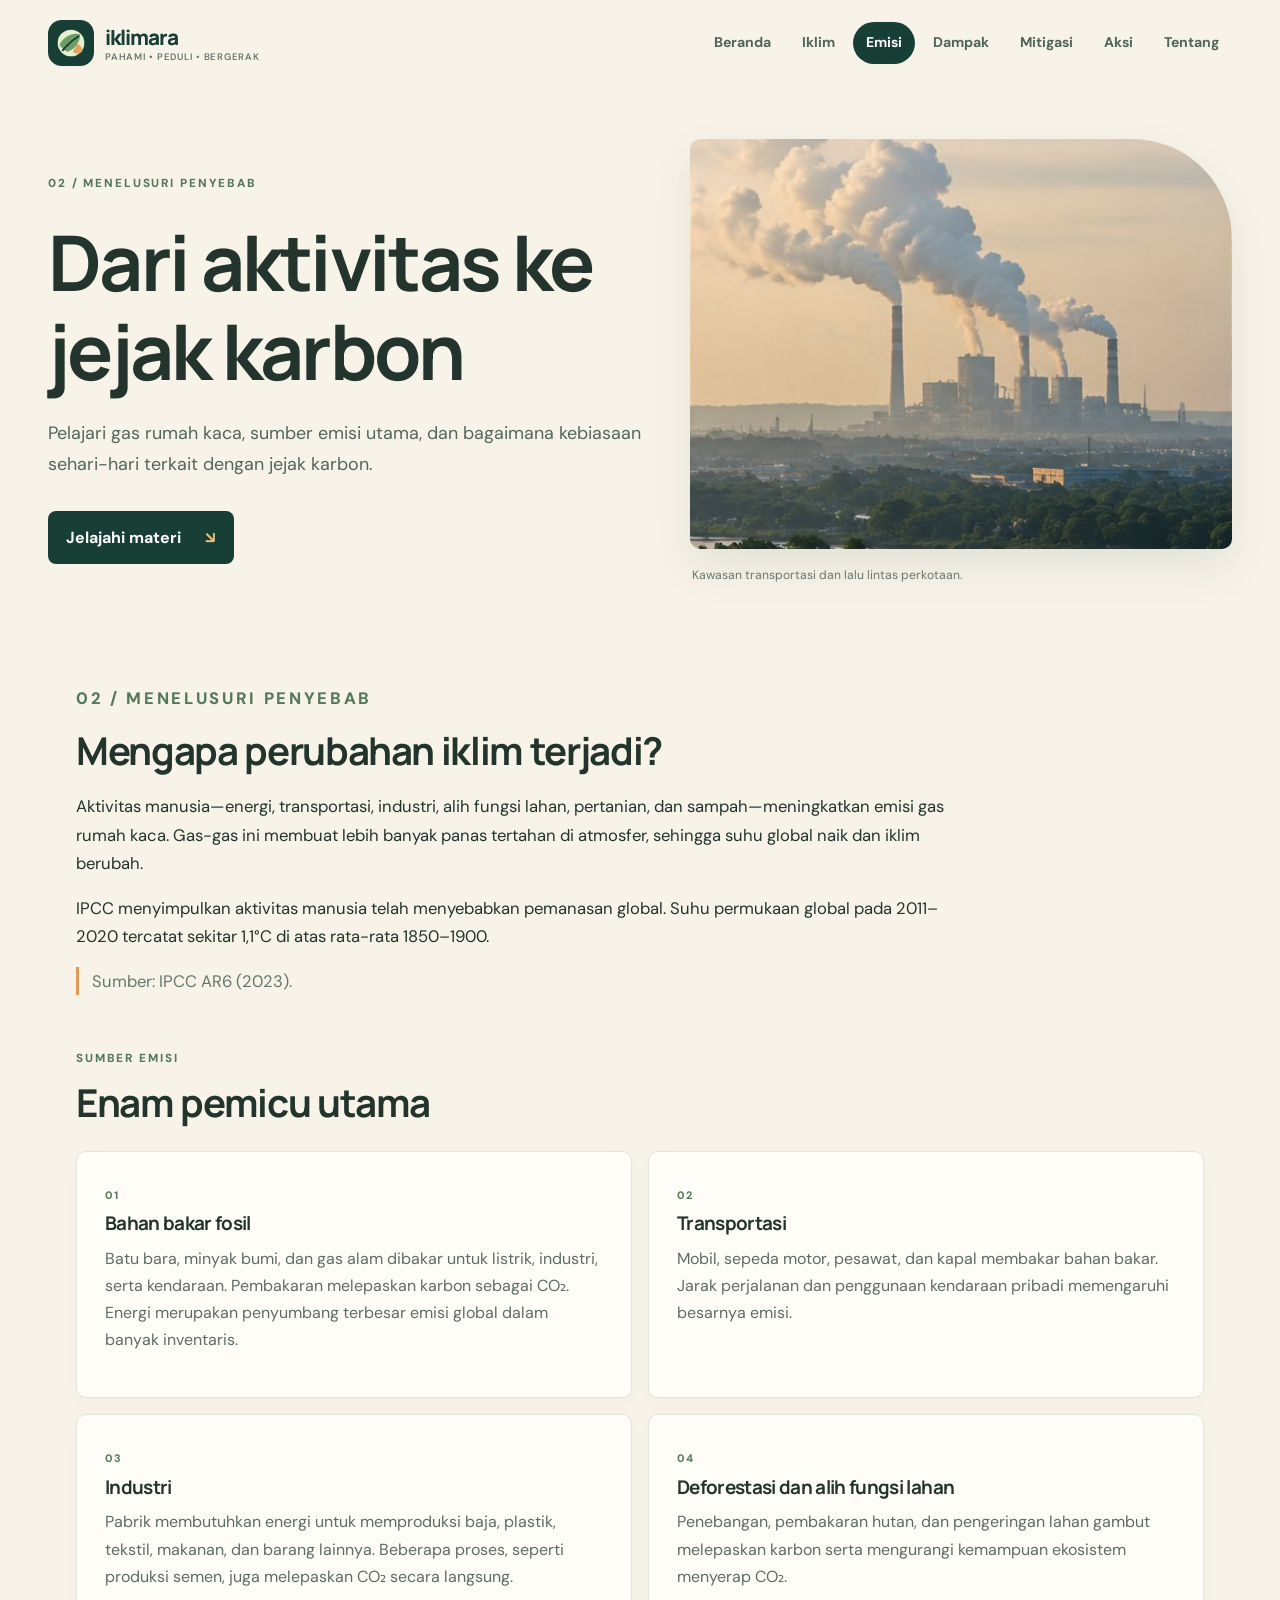
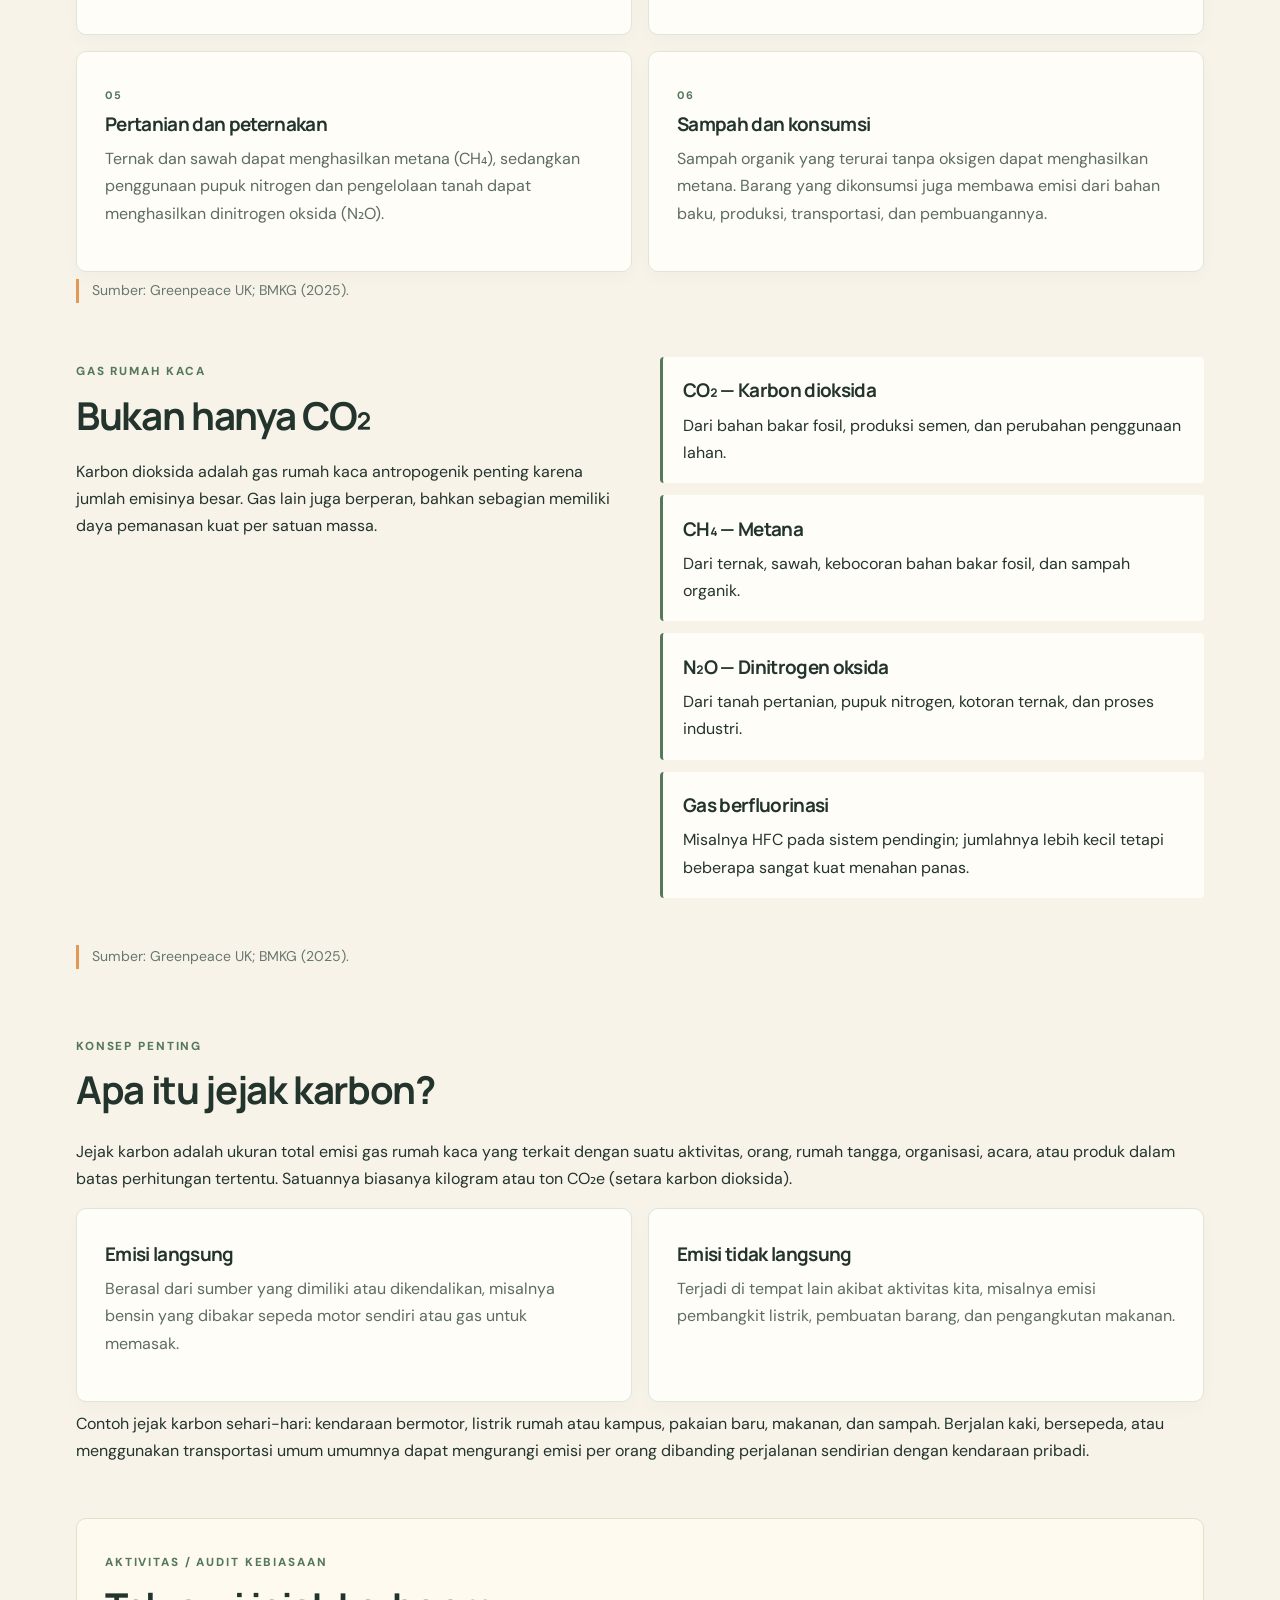
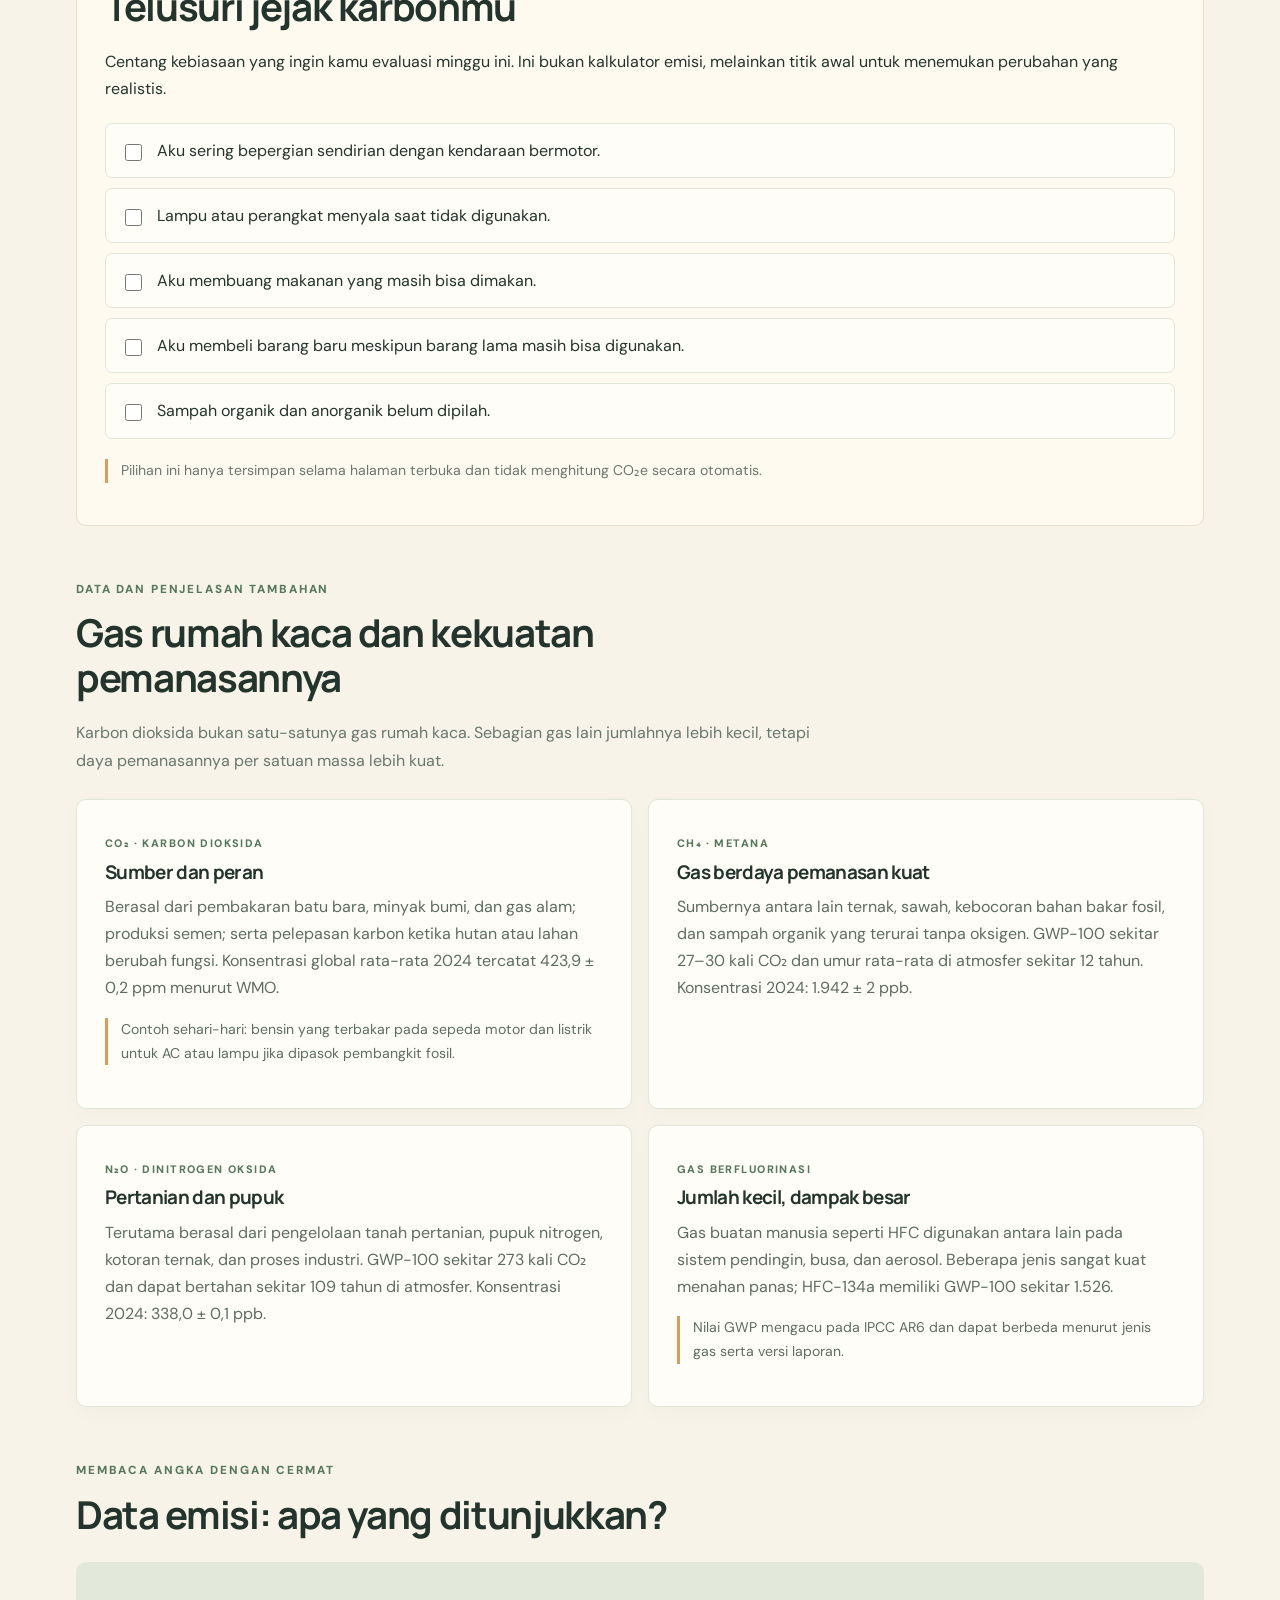
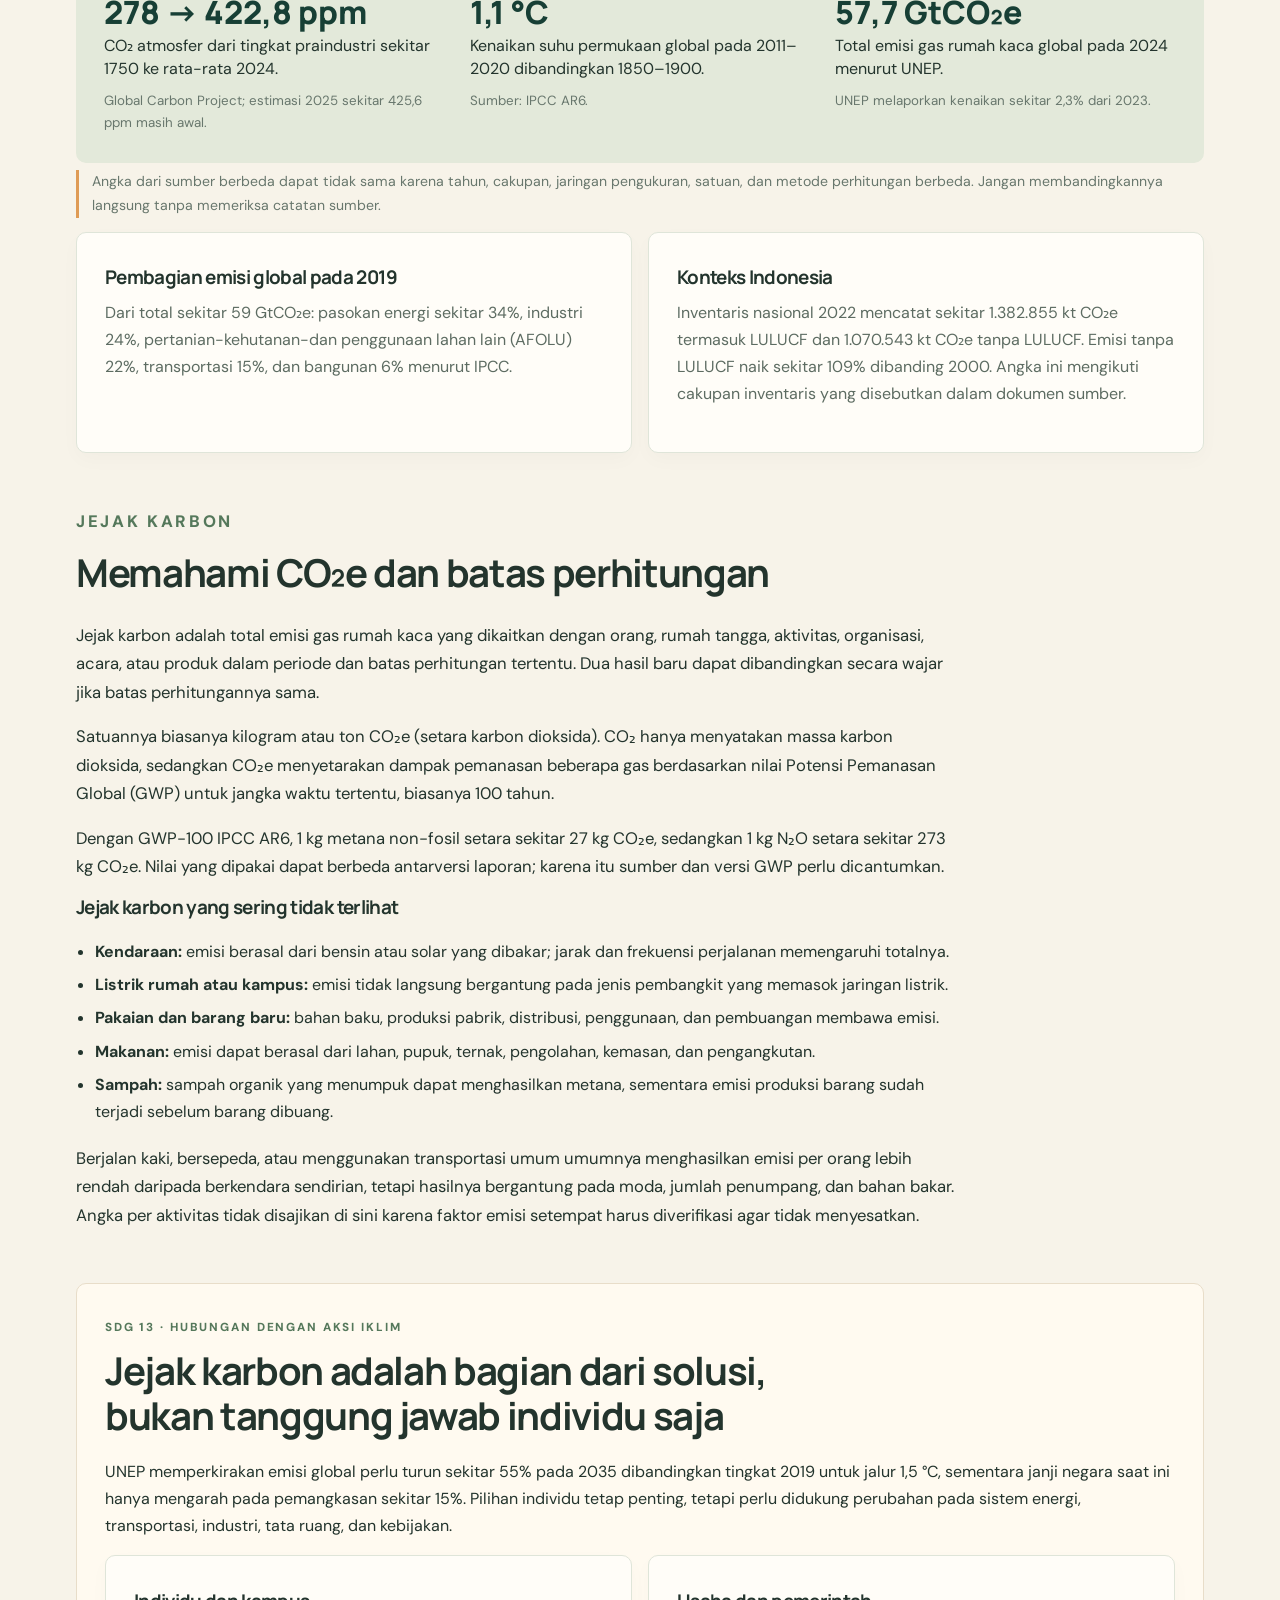
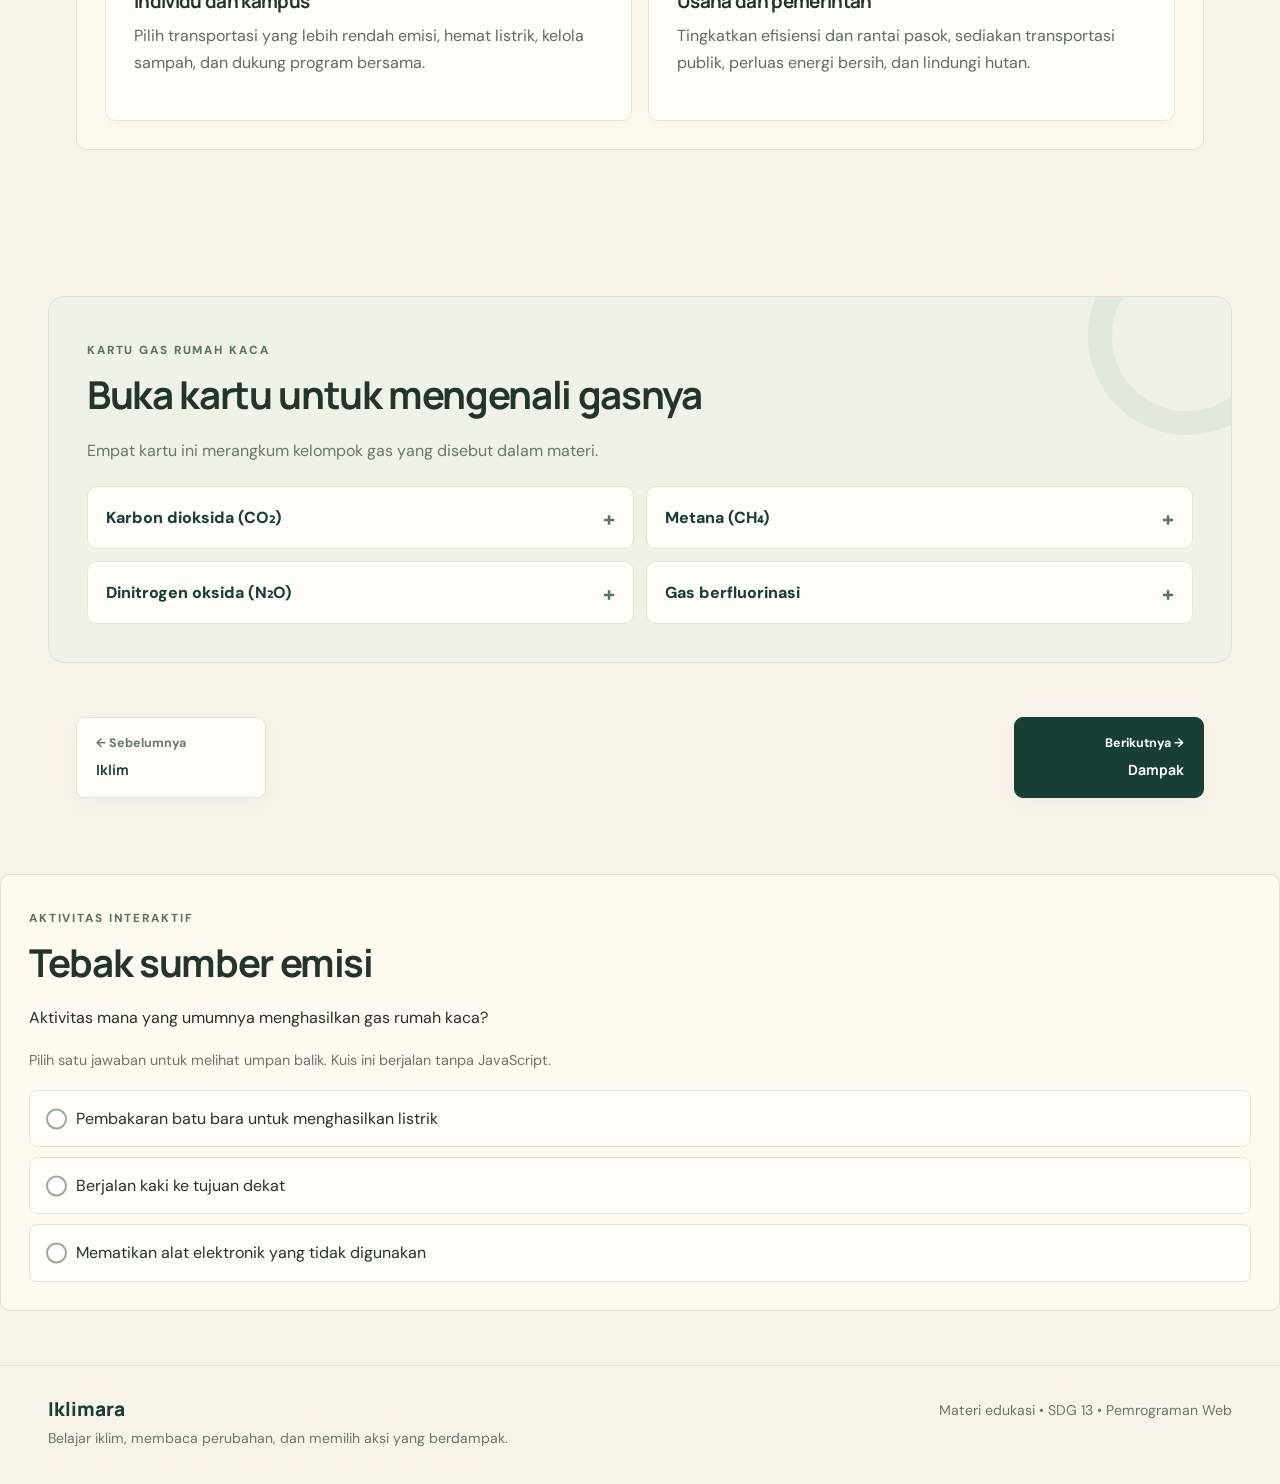
<file: emisi.html>
<!DOCTYPE html>
<html lang="id">
 <head>
  <meta charset="utf-8"/>
  <meta content="width=device-width, initial-scale=1" name="viewport"/>
  <meta content="Iklimara, ruang belajar perubahan iklim dan aksi iklim." name="description"/>
  <title>
   Dari aktivitas ke jejak karbon &mdash; Iklimara
  </title>
  <link href="css/style.css" rel="stylesheet"/>
 </head>
 <body>
  <header class="topbar">
   <a class="brand" href="index.html">
    <img alt="Logo Iklimara" src="images/logo.svg"/>
    <span>
     iklimara
     <small>
      pahami &bull; peduli &bull; bergerak
     </small>
    </span>
   </a>
   <nav aria-label="Navigasi utama">
    <a class="" href="index.html">
     Beranda
    </a>
    <a class="" href="iklim.html">
     Iklim
    </a>
    <a class="active" href="emisi.html">
     Emisi
    </a>
    <a class="" href="dampak.html">
     Dampak
    </a>
    <a class="" href="mitigasi.html">
     Mitigasi
    </a>
    <a class="" href="aksi.html">
     Aksi
    </a>
    <a class="" href="tentang.html">
     Tentang
    </a>
   </nav>
  </header>
  <main>
   <section class="hero">
    <div class="hero-copy">
     <p class="eyebrow">
      02 / MENELUSURI PENYEBAB
     </p>
     <h1>
      Dari aktivitas ke jejak karbon
     </h1>
     <p class="lead">
      Pelajari gas rumah kaca, sumber emisi utama, dan bagaimana kebiasaan sehari-hari terkait dengan jejak karbon.
     </p>
     <a class="button" href="#mulai">
      Jelajahi materi
      <span>
       &searrow;
      </span>
     </a>
    </div>
    <figure class="hero-image">
     <img alt="Kawasan transportasi dan lalu lintas perkotaan." src="images/traffic.jpg"/>
     <figcaption>
      Kawasan transportasi dan lalu lintas perkotaan.
     </figcaption>
    </figure>
   </section>
   <div class="content" id="mulai">
    <section class="section prose">
     <p class="eyebrow">
      02 / MENELUSURI PENYEBAB
     </p>
     <h2>
      Mengapa perubahan iklim terjadi?
     </h2>
     <p>
      Aktivitas manusia&mdash;energi, transportasi, industri, alih fungsi lahan, pertanian, dan sampah&mdash;meningkatkan emisi gas rumah kaca. Gas-gas ini membuat lebih banyak panas tertahan di atmosfer, sehingga suhu global naik dan iklim berubah.
     </p>
     <p>
      IPCC menyimpulkan aktivitas manusia telah menyebabkan pemanasan global. Suhu permukaan global pada 2011&ndash;2020 tercatat sekitar 1,1&deg;C di atas rata-rata 1850&ndash;1900.
     </p>
     <p class="source">
      Sumber: IPCC AR6 (2023).
     </p>
    </section>
    <section class="section">
     <div class="section-heading">
      <p class="eyebrow">
       SUMBER EMISI
      </p>
      <h2>
       Enam pemicu utama
      </h2>
     </div>
     <div class="cards two">
      <article class="mini-card">
       <span>
        01
       </span>
       <h3>
        Bahan bakar fosil
       </h3>
       <p>
        Batu bara, minyak bumi, dan gas alam dibakar untuk listrik, industri, serta kendaraan. Pembakaran melepaskan karbon sebagai CO₂. Energi merupakan penyumbang terbesar emisi global dalam banyak inventaris.
       </p>
      </article>
      <article class="mini-card">
       <span>
        02
       </span>
       <h3>
        Transportasi
       </h3>
       <p>
        Mobil, sepeda motor, pesawat, dan kapal membakar bahan bakar. Jarak perjalanan dan penggunaan kendaraan pribadi memengaruhi besarnya emisi.
       </p>
      </article>
      <article class="mini-card">
       <span>
        03
       </span>
       <h3>
        Industri
       </h3>
       <p>
        Pabrik membutuhkan energi untuk memproduksi baja, plastik, tekstil, makanan, dan barang lainnya. Beberapa proses, seperti produksi semen, juga melepaskan CO₂ secara langsung.
       </p>
      </article>
      <article class="mini-card">
       <span>
        04
       </span>
       <h3>
        Deforestasi dan alih fungsi lahan
       </h3>
       <p>
        Penebangan, pembakaran hutan, dan pengeringan lahan gambut melepaskan karbon serta mengurangi kemampuan ekosistem menyerap CO₂.
       </p>
      </article>
      <article class="mini-card">
       <span>
        05
       </span>
       <h3>
        Pertanian dan peternakan
       </h3>
       <p>
        Ternak dan sawah dapat menghasilkan metana (CH₄), sedangkan penggunaan pupuk nitrogen dan pengelolaan tanah dapat menghasilkan dinitrogen oksida (N₂O).
       </p>
      </article>
      <article class="mini-card">
       <span>
        06
       </span>
       <h3>
        Sampah dan konsumsi
       </h3>
       <p>
        Sampah organik yang terurai tanpa oksigen dapat menghasilkan metana. Barang yang dikonsumsi juga membawa emisi dari bahan baku, produksi, transportasi, dan pembuangannya.
       </p>
      </article>
     </div>
         <p class="source">
      Sumber: Greenpeace UK; BMKG (2025).
     </p>
</section>
    <section class="section split">
     <div>
      <p class="eyebrow">
       GAS RUMAH KACA
      </p>
      <h2>
       Bukan hanya CO₂
      </h2>
      <p>
       Karbon dioksida adalah gas rumah kaca antropogenik penting karena jumlah emisinya besar. Gas lain juga berperan, bahkan sebagian memiliki daya pemanasan kuat per satuan massa.
      </p>
     </div>
     <div class="stack">
      <article>
       <h3>
        CO₂ &mdash; Karbon dioksida
       </h3>
       <p>
        Dari bahan bakar fosil, produksi semen, dan perubahan penggunaan lahan.
       </p>
      </article>
      <article>
       <h3>
        CH₄ &mdash; Metana
       </h3>
       <p>
        Dari ternak, sawah, kebocoran bahan bakar fosil, dan sampah organik.
       </p>
      </article>
      <article>
       <h3>
        N₂O &mdash; Dinitrogen oksida
       </h3>
       <p>
        Dari tanah pertanian, pupuk nitrogen, kotoran ternak, dan proses industri.
       </p>
      </article>
      <article>
       <h3>
        Gas berfluorinasi
       </h3>
       <p>
        Misalnya HFC pada sistem pendingin; jumlahnya lebih kecil tetapi beberapa sangat kuat menahan panas.
       </p>
      </article>
     </div>
         <p class="source">
      Sumber: Greenpeace UK; BMKG (2025).
     </p>
</section>
    <section class="section">
     <div class="section-heading">
      <p class="eyebrow">
       KONSEP PENTING
      </p>
      <h2>
       Apa itu jejak karbon?
      </h2>
     </div>
     <p>
      Jejak karbon adalah ukuran total emisi gas rumah kaca yang terkait dengan suatu aktivitas, orang, rumah tangga, organisasi, acara, atau produk dalam batas perhitungan tertentu. Satuannya biasanya kilogram atau ton CO₂e (setara karbon dioksida).
     </p>
     <div class="cards two">
      <article class="mini-card">
       <h3>
        Emisi langsung
       </h3>
       <p>
        Berasal dari sumber yang dimiliki atau dikendalikan, misalnya bensin yang dibakar sepeda motor sendiri atau gas untuk memasak.
       </p>
      </article>
      <article class="mini-card">
       <h3>
        Emisi tidak langsung
       </h3>
       <p>
        Terjadi di tempat lain akibat aktivitas kita, misalnya emisi pembangkit listrik, pembuatan barang, dan pengangkutan makanan.
       </p>
      </article>
     </div>
     <p>
      Contoh jejak karbon sehari-hari: kendaraan bermotor, listrik rumah atau kampus, pakaian baru, makanan, dan sampah. Berjalan kaki, bersepeda, atau menggunakan transportasi umum umumnya dapat mengurangi emisi per orang dibanding perjalanan sendirian dengan kendaraan pribadi.
     </p>
    </section>
    <section class="section reflection">
     <p class="eyebrow">
      AKTIVITAS / AUDIT KEBIASAAN
     </p>
     <h2>
      Telusuri jejak karbonmu
     </h2>
     <p>
      Centang kebiasaan yang ingin kamu evaluasi minggu ini. Ini bukan kalkulator emisi, melainkan titik awal untuk menemukan perubahan yang realistis.
     </p>
     <div class="checklist">
      <label>
       <input type="checkbox"/>
       Aku sering bepergian sendirian dengan kendaraan bermotor.
      </label>
      <label>
       <input type="checkbox"/>
       Lampu atau perangkat menyala saat tidak digunakan.
      </label>
      <label>
       <input type="checkbox"/>
       Aku membuang makanan yang masih bisa dimakan.
      </label>
      <label>
       <input type="checkbox"/>
       Aku membeli barang baru meskipun barang lama masih bisa digunakan.
      </label>
      <label>
       <input type="checkbox"/>
       Sampah organik dan anorganik belum dipilah.
      </label>
     </div>
     <p class="note">
      Pilihan ini hanya tersimpan selama halaman terbuka dan tidak menghitung CO₂e secara otomatis.
     </p>
    </section>
    <section class="section">
     <div class="section-heading">
      <p class="eyebrow">
       DATA DAN PENJELASAN TAMBAHAN
      </p>
      <h2>
       Gas rumah kaca dan kekuatan pemanasannya
      </h2>
      <p>
       Karbon dioksida bukan satu-satunya gas rumah kaca. Sebagian gas lain jumlahnya lebih kecil, tetapi daya pemanasannya per satuan massa lebih kuat.
      </p>
     </div>
     <div class="cards two">
      <article class="mini-card">
       <span>
        CO₂ &middot; KARBON DIOKSIDA
       </span>
       <h3>
        Sumber dan peran
       </h3>
       <p>
        Berasal dari pembakaran batu bara, minyak bumi, dan gas alam; produksi semen; serta pelepasan karbon ketika hutan atau lahan berubah fungsi. Konsentrasi global rata-rata 2024 tercatat 423,9 &plusmn; 0,2 ppm menurut WMO.
       </p>
       <p class="source">
        Contoh sehari-hari: bensin yang terbakar pada sepeda motor dan listrik untuk AC atau lampu jika dipasok pembangkit fosil.
       </p>
      </article>
      <article class="mini-card">
       <span>
        CH₄ &middot; METANA
       </span>
       <h3>
        Gas berdaya pemanasan kuat
       </h3>
       <p>
        Sumbernya antara lain ternak, sawah, kebocoran bahan bakar fosil, dan sampah organik yang terurai tanpa oksigen. GWP-100 sekitar 27&ndash;30 kali CO₂ dan umur rata-rata di atmosfer sekitar 12 tahun. Konsentrasi 2024: 1.942 &plusmn; 2 ppb.
       </p>
      </article>
      <article class="mini-card">
       <span>
        N₂O &middot; DINITROGEN OKSIDA
       </span>
       <h3>
        Pertanian dan pupuk
       </h3>
       <p>
        Terutama berasal dari pengelolaan tanah pertanian, pupuk nitrogen, kotoran ternak, dan proses industri. GWP-100 sekitar 273 kali CO₂ dan dapat bertahan sekitar 109 tahun di atmosfer. Konsentrasi 2024: 338,0 &plusmn; 0,1 ppb.
       </p>
      </article>
      <article class="mini-card">
       <span>
        GAS BERFLUORINASI
       </span>
       <h3>
        Jumlah kecil, dampak besar
       </h3>
       <p>
        Gas buatan manusia seperti HFC digunakan antara lain pada sistem pendingin, busa, dan aerosol. Beberapa jenis sangat kuat menahan panas; HFC-134a memiliki GWP-100 sekitar 1.526.
       </p>
       <p class="source">
        Nilai GWP mengacu pada IPCC AR6 dan dapat berbeda menurut jenis gas serta versi laporan.
       </p>
      </article>
     </div>
    </section>
    <section class="section">
     <div class="section-heading">
      <p class="eyebrow">
       MEMBACA ANGKA DENGAN CERMAT
      </p>
      <h2>
       Data emisi: apa yang ditunjukkan?
      </h2>
     </div>
     <div class="stats">
      <div>
       <strong>
        278 &rarr; 422,8 ppm
       </strong>
       <span>
        CO₂ atmosfer dari tingkat praindustri sekitar 1750 ke rata-rata 2024.
       </span>
       <small>
        Global Carbon Project; estimasi 2025 sekitar 425,6 ppm masih awal.
       </small>
      </div>
      <div>
       <strong>
        1,1 &deg;C
       </strong>
       <span>
        Kenaikan suhu permukaan global pada 2011&ndash;2020 dibandingkan 1850&ndash;1900.
       </span>
       <small>
        Sumber: IPCC AR6.
       </small>
      </div>
      <div>
       <strong>
        57,7 GtCO₂e
       </strong>
       <span>
        Total emisi gas rumah kaca global pada 2024 menurut UNEP.
       </span>
       <small>
        UNEP melaporkan kenaikan sekitar 2,3% dari 2023.
       </small>
      </div>
     </div>
     <p class="source">
      Angka dari sumber berbeda dapat tidak sama karena tahun, cakupan, jaringan pengukuran, satuan, dan metode perhitungan berbeda. Jangan membandingkannya langsung tanpa memeriksa catatan sumber.
     </p>
     <div class="cards two">
      <article class="mini-card">
       <h3>
        Pembagian emisi global pada 2019
       </h3>
       <p>
        Dari total sekitar 59 GtCO₂e: pasokan energi sekitar 34%, industri 24%, pertanian-kehutanan-dan penggunaan lahan lain (AFOLU) 22%, transportasi 15%, dan bangunan 6% menurut IPCC.
       </p>
      </article>
      <article class="mini-card">
       <h3>
        Konteks Indonesia
       </h3>
       <p>
        Inventaris nasional 2022 mencatat sekitar 1.382.855 kt CO₂e termasuk LULUCF dan 1.070.543 kt CO₂e tanpa LULUCF. Emisi tanpa LULUCF naik sekitar 109% dibanding 2000. Angka ini mengikuti cakupan inventaris yang disebutkan dalam dokumen sumber.
       </p>
      </article>
     </div>
    </section>
    <section class="section prose">
     <div class="section-heading">
      <p class="eyebrow">
       JEJAK KARBON
      </p>
      <h2>
       Memahami CO₂e dan batas perhitungan
      </h2>
     </div>
     <p>
      Jejak karbon adalah total emisi gas rumah kaca yang dikaitkan dengan orang, rumah tangga, aktivitas, organisasi, acara, atau produk dalam periode dan batas perhitungan tertentu. Dua hasil baru dapat dibandingkan secara wajar jika batas perhitungannya sama.
     </p>
     <p>
      Satuannya biasanya kilogram atau ton CO₂e (setara karbon dioksida). CO₂ hanya menyatakan massa karbon dioksida, sedangkan CO₂e menyetarakan dampak pemanasan beberapa gas berdasarkan nilai Potensi Pemanasan Global (GWP) untuk jangka waktu tertentu, biasanya 100 tahun.
     </p>
     <p>
      Dengan GWP-100 IPCC AR6, 1 kg metana non-fosil setara sekitar 27 kg CO₂e, sedangkan 1 kg N₂O setara sekitar 273 kg CO₂e. Nilai yang dipakai dapat berbeda antarversi laporan; karena itu sumber dan versi GWP perlu dicantumkan.
     </p>
     <h3>
      Jejak karbon yang sering tidak terlihat
     </h3>
     <ul>
      <li>
       <b>
        Kendaraan:
       </b>
       emisi berasal dari bensin atau solar yang dibakar; jarak dan frekuensi perjalanan memengaruhi totalnya.
      </li>
      <li>
       <b>
        Listrik rumah atau kampus:
       </b>
       emisi tidak langsung bergantung pada jenis pembangkit yang memasok jaringan listrik.
      </li>
      <li>
       <b>
        Pakaian dan barang baru:
       </b>
       bahan baku, produksi pabrik, distribusi, penggunaan, dan pembuangan membawa emisi.
      </li>
      <li>
       <b>
        Makanan:
       </b>
       emisi dapat berasal dari lahan, pupuk, ternak, pengolahan, kemasan, dan pengangkutan.
      </li>
      <li>
       <b>
        Sampah:
       </b>
       sampah organik yang menumpuk dapat menghasilkan metana, sementara emisi produksi barang sudah terjadi sebelum barang dibuang.
      </li>
     </ul>
     <p>
      Berjalan kaki, bersepeda, atau menggunakan transportasi umum umumnya menghasilkan emisi per orang lebih rendah daripada berkendara sendirian, tetapi hasilnya bergantung pada moda, jumlah penumpang, dan bahan bakar. Angka per aktivitas tidak disajikan di sini karena faktor emisi setempat harus diverifikasi agar tidak menyesatkan.
     </p>
    </section>
    <section class="section reflection">
     <p class="eyebrow">
      SDG 13 &middot; HUBUNGAN DENGAN AKSI IKLIM
     </p>
     <h2>
      Jejak karbon adalah bagian dari solusi, bukan tanggung jawab individu saja
     </h2>
     <p>
      UNEP memperkirakan emisi global perlu turun sekitar 55% pada 2035 dibandingkan tingkat 2019 untuk jalur 1,5 &deg;C, sementara janji negara saat ini hanya mengarah pada pemangkasan sekitar 15%. Pilihan individu tetap penting, tetapi perlu didukung perubahan pada sistem energi, transportasi, industri, tata ruang, dan kebijakan.
     </p>
     <div class="cards two">
      <article class="mini-card">
       <h3>
        Individu dan kampus
       </h3>
       <p>
        Pilih transportasi yang lebih rendah emisi, hemat listrik, kelola sampah, dan dukung program bersama.
       </p>
      </article>
      <article class="mini-card">
       <h3>
        Usaha dan pemerintah
       </h3>
       <p>
        Tingkatkan efisiensi dan rantai pasok, sediakan transportasi publik, perluas energi bersih, dan lindungi hutan.
       </p>
      </article>
     </div>
    </section>
   </div>
   <section aria-labelledby="gas-buka" class="section interactive-feature">
    <p class="eyebrow">
     KARTU GAS RUMAH KACA
    </p>
    <h2 id="gas-buka">
     Buka kartu untuk mengenali gasnya
    </h2>
    <p class="feature-intro">
     Empat kartu ini merangkum kelompok gas yang disebut dalam materi.
    </p>
    <div class="accordion-grid">
     <details class="info-accordion">
      <summary>
       Karbon dioksida (CO₂)
      </summary>
      <p>
       Berkaitan dengan pembakaran bahan bakar fosil serta perubahan penggunaan lahan.
      </p>
     </details>
     <details class="info-accordion">
      <summary metan="">
       Metana (CH₄)
      </summary>
      <p>
       Termasuk gas rumah kaca yang berperan dalam perubahan iklim.
      </p>
     </details>
     <details class="info-accordion">
      <summary>
       Dinitrogen oksida (N₂O)
      </summary>
      <p>
       Termasuk gas rumah kaca yang berperan dalam perubahan iklim.
      </p>
     </details>
     <details class="info-accordion">
      <summary>
       Gas berfluorinasi
      </summary>
      <p>
       Kelompok gas rumah kaca yang juga disebut dalam materi.
      </p>
     </details>
    </div>
   </section>
   <nav aria-label="Navigasi halaman" class="page-navigation">
    <a class="page-nav-link previous" href="iklim.html">
     <span>
      &larr; Sebelumnya
     </span>
     <strong>
      Iklim
     </strong>
    </a>
    <a class="page-nav-link next" href="dampak.html">
     <span>
      Berikutnya &rarr;
     </span>
     <strong>
      Dampak
     </strong>
    </a>
   </nav>
  </main>
  <section class="section reflection quiz-section">
   <p class="eyebrow">
    AKTIVITAS INTERAKTIF
   </p>
   <h2>
    Tebak sumber emisi
   </h2>
   <p>
    Aktivitas mana yang umumnya menghasilkan gas rumah kaca?
   </p>
   <p class="quiz-hint">
    Pilih satu jawaban untuk melihat umpan balik. Kuis ini berjalan tanpa JavaScript.
   </p>
   <div class="quiz-options">
    <div class="quiz-option">
     <input id="emisi-a" name="quiz-emisi" type="radio"/>
     <label for="emisi-a">
      Pembakaran batu bara untuk menghasilkan listrik
     </label>
     <p class="quiz-feedback correct">
      Benar! Jawabanmu tepat.
     </p>
    </div>
    <div class="quiz-option">
     <input id="emisi-b" name="quiz-emisi" type="radio"/>
     <label for="emisi-b">
      Berjalan kaki ke tujuan dekat
     </label>
     <p class="quiz-feedback incorrect">
      Belum tepat. Coba pikirkan kembali materi di halaman ini.
     </p>
    </div>
    <div class="quiz-option">
     <input id="emisi-c" name="quiz-emisi" type="radio"/>
     <label for="emisi-c">
      Mematikan alat elektronik yang tidak digunakan
     </label>
     <p class="quiz-feedback incorrect">
      Belum tepat. Coba pikirkan kembali materi di halaman ini.
     </p>
    </div>
   </div>
  </section>
  <footer>
   <div>
    <b>
     Iklimara
    </b>
    <p>
     Belajar iklim, membaca perubahan, dan memilih aksi yang berdampak.
    </p>
   </div>
   <p>
    Materi edukasi &bull; SDG 13 &bull; Pemrograman Web
   </p>
  </footer>
 </body>
</html>
</file>
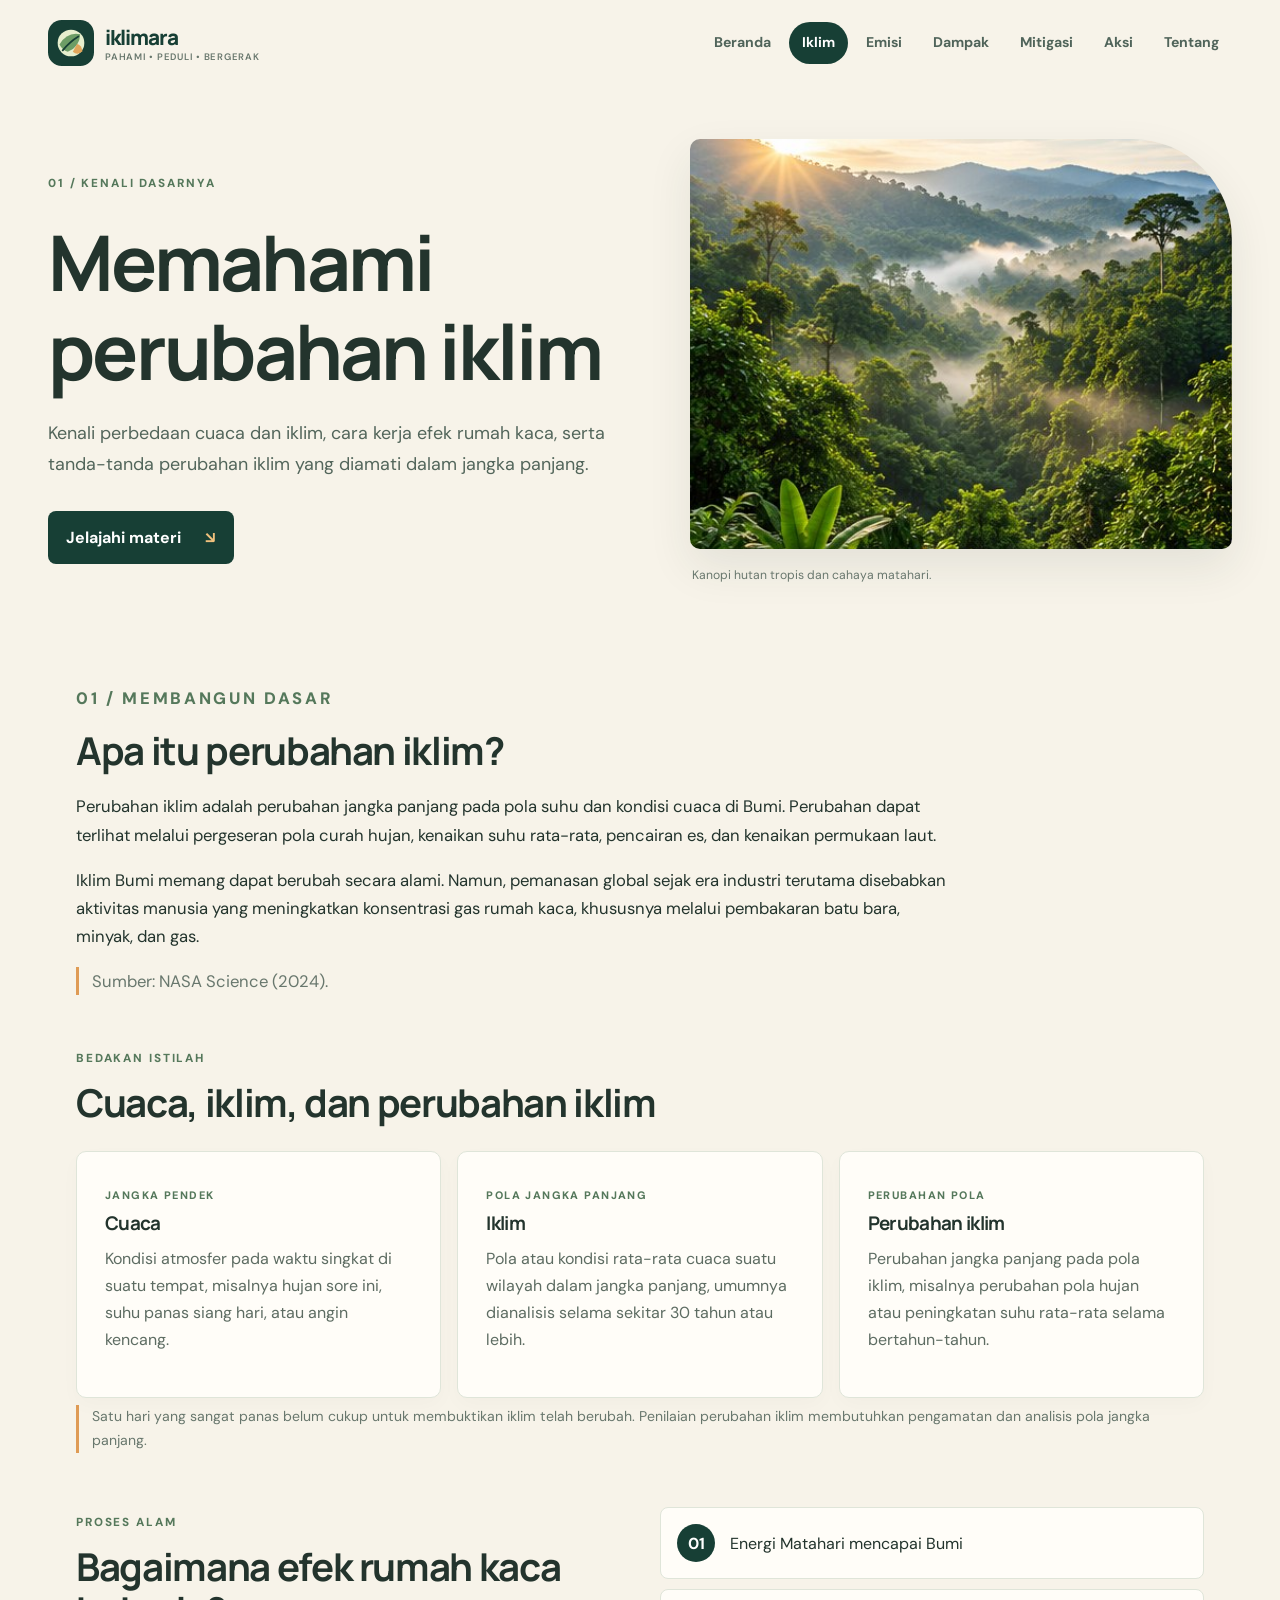
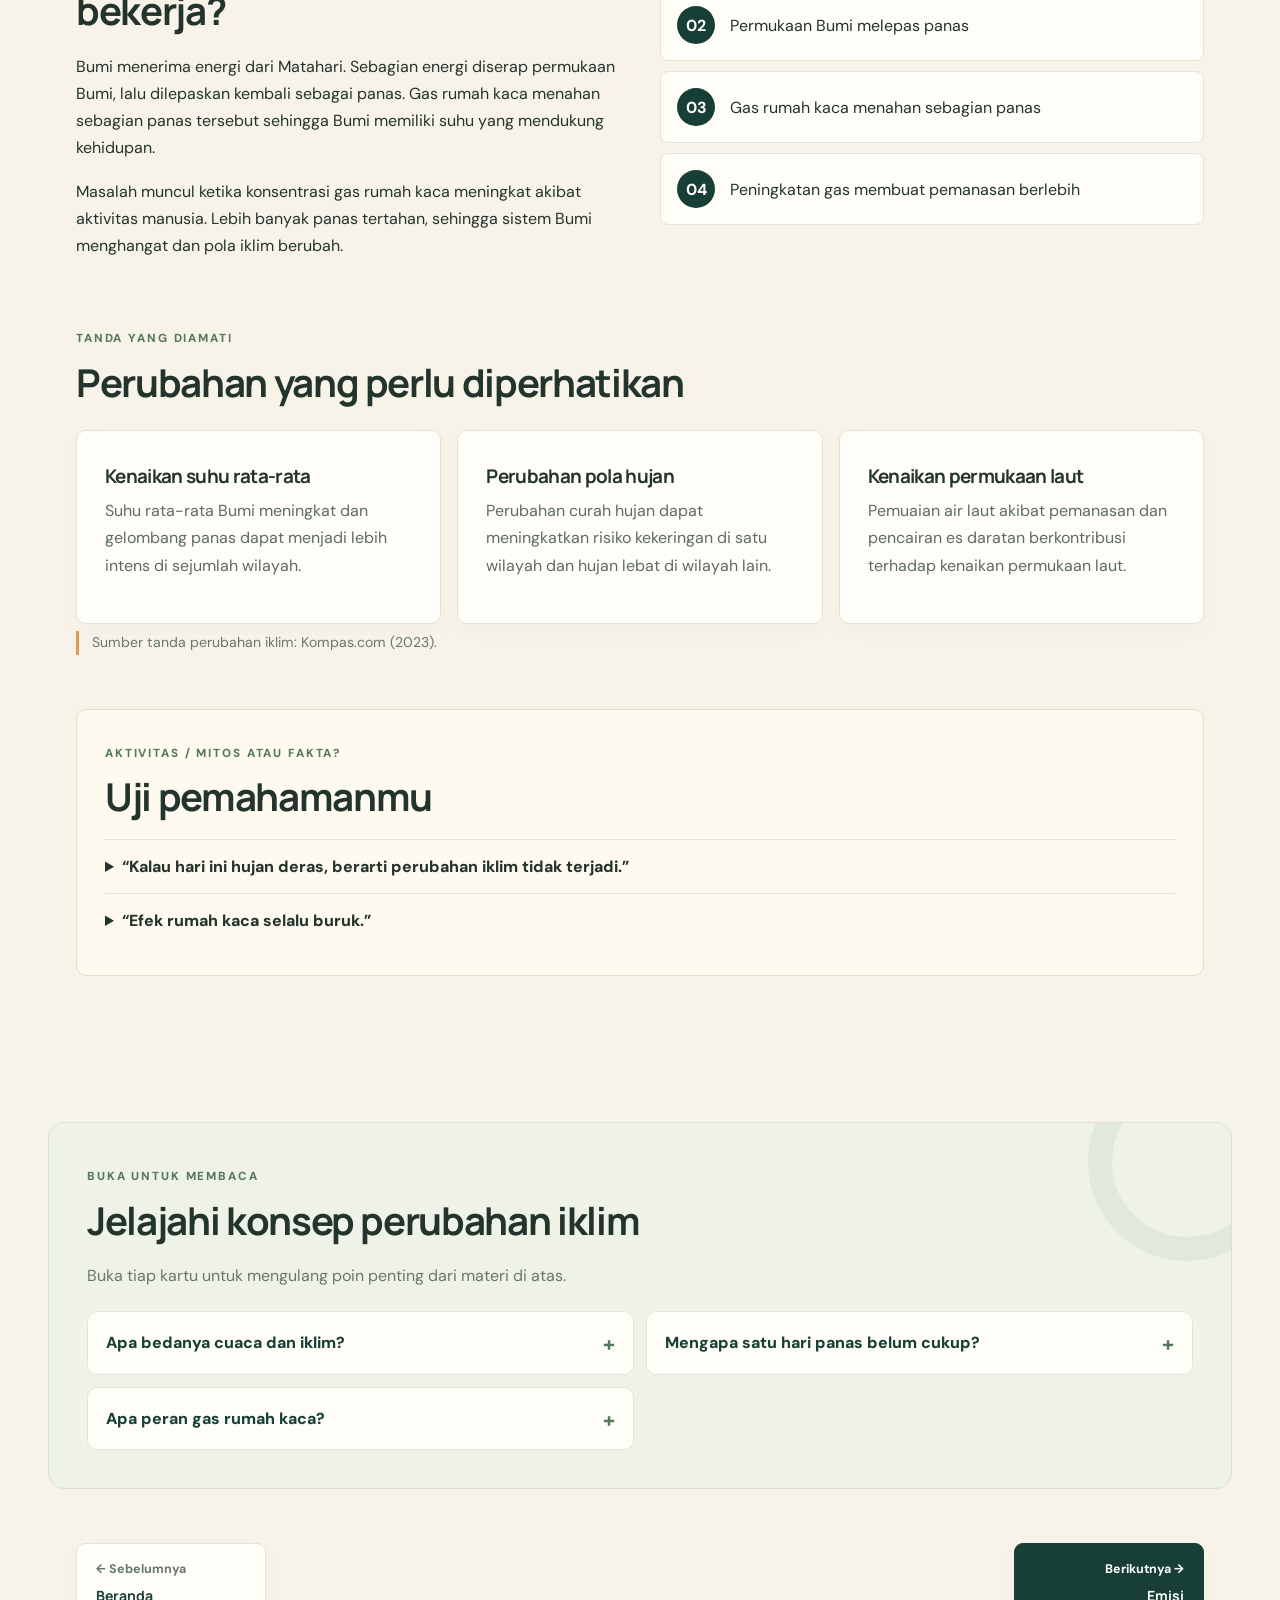
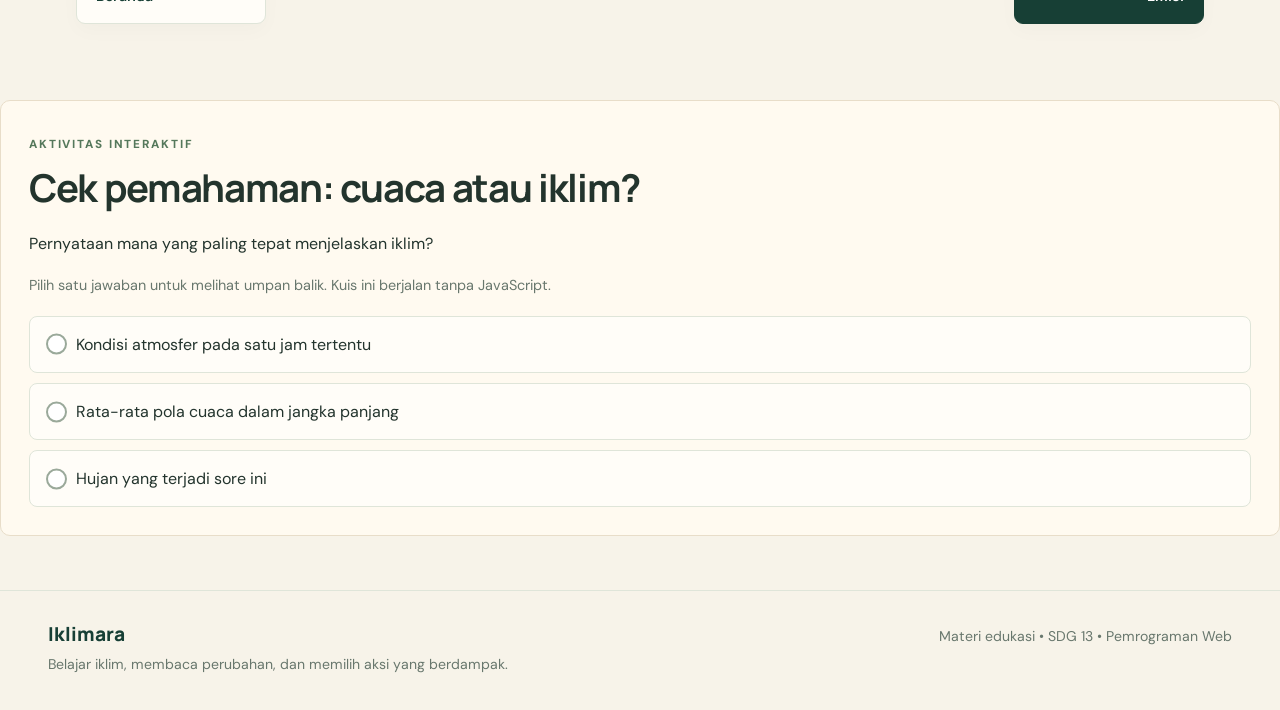
<file: iklim.html>
<!DOCTYPE html>
<html lang="id">
 <head>
  <meta charset="utf-8"/>
  <meta content="width=device-width, initial-scale=1" name="viewport"/>
  <meta content="Iklimara, ruang belajar perubahan iklim dan aksi iklim." name="description"/>
  <title>
   Memahami perubahan iklim &mdash; Iklimara
  </title>
  <link href="css/style.css" rel="stylesheet"/>
 </head>
 <body>
  <header class="topbar">
   <a class="brand" href="index.html">
    <img alt="Logo Iklimara" src="images/logo.svg"/>
    <span>
     iklimara
     <small>
      pahami &bull; peduli &bull; bergerak
     </small>
    </span>
   </a>
   <nav aria-label="Navigasi utama">
    <a class="" href="index.html">
     Beranda
    </a>
    <a class="active" href="iklim.html">
     Iklim
    </a>
    <a class="" href="emisi.html">
     Emisi
    </a>
    <a class="" href="dampak.html">
     Dampak
    </a>
    <a class="" href="mitigasi.html">
     Mitigasi
    </a>
    <a class="" href="aksi.html">
     Aksi
    </a>
    <a class="" href="tentang.html">
     Tentang
    </a>
   </nav>
  </header>
  <main>
   <section class="hero">
    <div class="hero-copy">
     <p class="eyebrow">
      01 / KENALI DASARNYA
     </p>
     <h1>
      Memahami perubahan iklim
     </h1>
     <p class="lead">
      Kenali perbedaan cuaca dan iklim, cara kerja efek rumah kaca, serta tanda-tanda perubahan iklim yang diamati dalam jangka panjang.
     </p>
     <a class="button" href="#mulai">
      Jelajahi materi
      <span>
       &searrow;
      </span>
     </a>
    </div>
    <figure class="hero-image">
     <img alt="Kanopi hutan tropis dan cahaya matahari." src="images/forest.jpg"/>
     <figcaption>
      Kanopi hutan tropis dan cahaya matahari.
     </figcaption>
    </figure>
   </section>
   <div class="content" id="mulai">
    <section class="section prose">
     <p class="eyebrow">
      01 / MEMBANGUN DASAR
     </p>
     <h2>
      Apa itu perubahan iklim?
     </h2>
     <p>
      Perubahan iklim adalah perubahan jangka panjang pada pola suhu dan kondisi cuaca di Bumi. Perubahan dapat terlihat melalui pergeseran pola curah hujan, kenaikan suhu rata-rata, pencairan es, dan kenaikan permukaan laut.
     </p>
     <p>
      Iklim Bumi memang dapat berubah secara alami. Namun, pemanasan global sejak era industri terutama disebabkan aktivitas manusia yang meningkatkan konsentrasi gas rumah kaca, khususnya melalui pembakaran batu bara, minyak, dan gas.
     </p>
     <p class="source">
      Sumber: NASA Science (2024).
     </p>
    </section>
    <section class="section">
     <div class="section-heading">
      <p class="eyebrow">
       BEDAKAN ISTILAH
      </p>
      <h2>
       Cuaca, iklim, dan perubahan iklim
      </h2>
     </div>
     <div class="cards three">
      <article class="mini-card">
       <span>
        JANGKA PENDEK
       </span>
       <h3>
        Cuaca
       </h3>
       <p>
        Kondisi atmosfer pada waktu singkat di suatu tempat, misalnya hujan sore ini, suhu panas siang hari, atau angin kencang.
       </p>
      </article>
      <article class="mini-card">
       <span>
        POLA JANGKA PANJANG
       </span>
       <h3>
        Iklim
       </h3>
       <p>
        Pola atau kondisi rata-rata cuaca suatu wilayah dalam jangka panjang, umumnya dianalisis selama sekitar 30 tahun atau lebih.
       </p>
      </article>
      <article class="mini-card">
       <span>
        PERUBAHAN POLA
       </span>
       <h3>
        Perubahan iklim
       </h3>
       <p>
        Perubahan jangka panjang pada pola iklim, misalnya perubahan pola hujan atau peningkatan suhu rata-rata selama bertahun-tahun.
       </p>
      </article>
     </div>
     <p class="note">
      Satu hari yang sangat panas belum cukup untuk membuktikan iklim telah berubah. Penilaian perubahan iklim membutuhkan pengamatan dan analisis pola jangka panjang.
     </p>
    </section>
    <section class="section split">
     <div>
      <p class="eyebrow">
       PROSES ALAM
      </p>
      <h2>
       Bagaimana efek rumah kaca bekerja?
      </h2>
      <p>
       Bumi menerima energi dari Matahari. Sebagian energi diserap permukaan Bumi, lalu dilepaskan kembali sebagai panas. Gas rumah kaca menahan sebagian panas tersebut sehingga Bumi memiliki suhu yang mendukung kehidupan.
      </p>
      <p>
       Masalah muncul ketika konsentrasi gas rumah kaca meningkat akibat aktivitas manusia. Lebih banyak panas tertahan, sehingga sistem Bumi menghangat dan pola iklim berubah.
      </p>
     </div>
     <div class="process">
      <div>
       <b>
        01
       </b>
       <span>
        Energi Matahari mencapai Bumi
       </span>
      </div>
      <div>
       <b>
        02
       </b>
       <span>
        Permukaan Bumi melepas panas
       </span>
      </div>
      <div>
       <b>
        03
       </b>
       <span>
        Gas rumah kaca menahan sebagian panas
       </span>
      </div>
      <div>
       <b>
        04
       </b>
       <span>
        Peningkatan gas membuat pemanasan berlebih
       </span>
      </div>
     </div>
    </section>
    <section class="section">
     <div class="section-heading">
      <p class="eyebrow">
       TANDA YANG DIAMATI
      </p>
      <h2>
       Perubahan yang perlu diperhatikan
      </h2>
     </div>
     <div class="cards three">
      <article class="mini-card">
       <h3>
        Kenaikan suhu rata-rata
       </h3>
       <p>
        Suhu rata-rata Bumi meningkat dan gelombang panas dapat menjadi lebih intens di sejumlah wilayah.
       </p>
      </article>
      <article class="mini-card">
       <h3>
        Perubahan pola hujan
       </h3>
       <p>
        Perubahan curah hujan dapat meningkatkan risiko kekeringan di satu wilayah dan hujan lebat di wilayah lain.
       </p>
      </article>
      <article class="mini-card">
       <h3>
        Kenaikan permukaan laut
       </h3>
       <p>
        Pemuaian air laut akibat pemanasan dan pencairan es daratan berkontribusi terhadap kenaikan permukaan laut.
       </p>
      </article>
     </div>
     <p class="source">
      Sumber tanda perubahan iklim: Kompas.com (2023).
     </p>
    </section>
    <section class="section reflection">
     <p class="eyebrow">
      AKTIVITAS / MITOS ATAU FAKTA?
     </p>
     <h2>
      Uji pemahamanmu
     </h2>
     <details>
      <summary>
       &ldquo;Kalau hari ini hujan deras, berarti perubahan iklim tidak terjadi.&rdquo;
      </summary>
      <p>
       <b>
        Mitos.
       </b>
       Cuaca harian dapat berubah-ubah. Perubahan iklim dinilai dari pola jangka panjang, bukan satu hari atau satu kejadian.
      </p>
     </details>
     <details>
      <summary>
       &ldquo;Efek rumah kaca selalu buruk.&rdquo;
      </summary>
      <p>
       <b>
        Mitos.
       </b>
       Efek rumah kaca alami penting bagi kehidupan. Yang menjadi masalah adalah peningkatan efek tersebut akibat gas rumah kaca tambahan dari aktivitas manusia.
      </p>
     </details>
    </section>
   </div>
   <section aria-labelledby="jelajah-konsep" class="section interactive-feature">
    <p class="eyebrow">
     BUKA UNTUK MEMBACA
    </p>
    <h2 id="jelajah-konsep">
     Jelajahi konsep perubahan iklim
    </h2>
    <p class="feature-intro">
     Buka tiap kartu untuk mengulang poin penting dari materi di atas.
    </p>
    <div class="accordion-grid">
     <details class="info-accordion">
      <summary>
       Apa bedanya cuaca dan iklim?
      </summary>
      <p>
       Cuaca menggambarkan kondisi atmosfer dalam waktu singkat, sedangkan iklim merangkum pola cuaca suatu wilayah dalam jangka panjang.
      </p>
     </details>
     <details class="info-accordion">
      <summary>
       Mengapa satu hari panas belum cukup?
      </summary>
      <p>
       Perubahan iklim dinilai dari pola dan pengamatan jangka panjang, bukan dari satu kejadian cuaca saja.
      </p>
     </details>
     <details class="info-accordion">
      <summary>
       Apa peran gas rumah kaca?
      </summary>
      <p>
       Gas rumah kaca menahan sebagian panas. Ketika konsentrasinya meningkat, lebih banyak panas tertahan dan sistem Bumi menghangat.
      </p>
     </details>
    </div>
   </section>
   <nav aria-label="Navigasi halaman" class="page-navigation">
    <a class="page-nav-link previous" href="index.html">
     <span>
      &larr; Sebelumnya
     </span>
     <strong>
      Beranda
     </strong>
    </a>
    <a class="page-nav-link next" href="emisi.html">
     <span>
      Berikutnya &rarr;
     </span>
     <strong>
      Emisi
     </strong>
    </a>
   </nav>
  </main>
  <section class="section reflection quiz-section">
   <p class="eyebrow">
    AKTIVITAS INTERAKTIF
   </p>
   <h2>
    Cek pemahaman: cuaca atau iklim?
   </h2>
   <p>
    Pernyataan mana yang paling tepat menjelaskan iklim?
   </p>
   <p class="quiz-hint">
    Pilih satu jawaban untuk melihat umpan balik. Kuis ini berjalan tanpa JavaScript.
   </p>
   <div class="quiz-options">
    <div class="quiz-option">
     <input id="iklim-a" name="quiz-iklim" type="radio"/>
     <label for="iklim-a">
      Kondisi atmosfer pada satu jam tertentu
     </label>
     <p class="quiz-feedback incorrect">
      Belum tepat. Coba pikirkan kembali materi di halaman ini.
     </p>
    </div>
    <div class="quiz-option">
     <input id="iklim-b" name="quiz-iklim" type="radio"/>
     <label for="iklim-b">
      Rata-rata pola cuaca dalam jangka panjang
     </label>
     <p class="quiz-feedback correct">
      Benar! Jawabanmu tepat.
     </p>
    </div>
    <div class="quiz-option">
     <input id="iklim-c" name="quiz-iklim" type="radio"/>
     <label for="iklim-c">
      Hujan yang terjadi sore ini
     </label>
     <p class="quiz-feedback incorrect">
      Belum tepat. Coba pikirkan kembali materi di halaman ini.
     </p>
    </div>
   </div>
  </section>
  <footer>
   <div>
    <b>
     Iklimara
    </b>
    <p>
     Belajar iklim, membaca perubahan, dan memilih aksi yang berdampak.
    </p>
   </div>
   <p>
    Materi edukasi &bull; SDG 13 &bull; Pemrograman Web
   </p>
  </footer>
 </body>
</html>
</file>
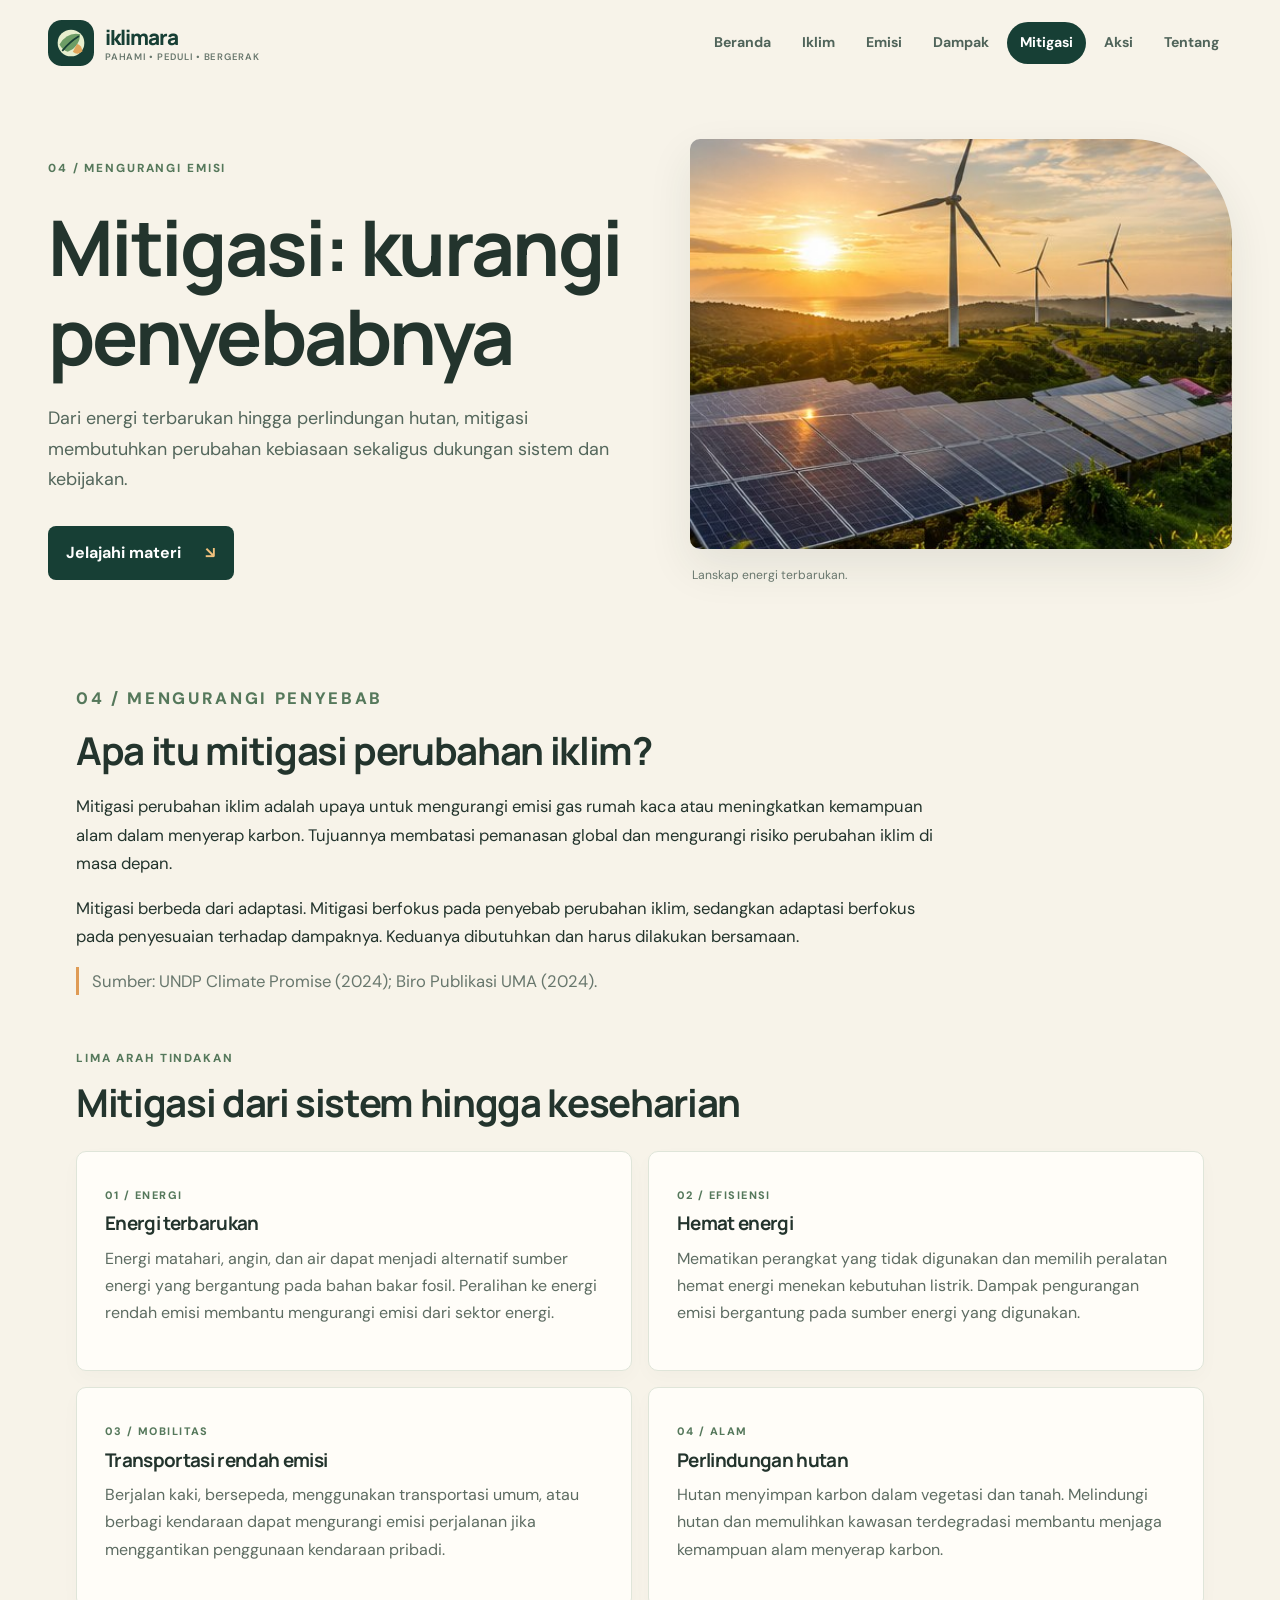
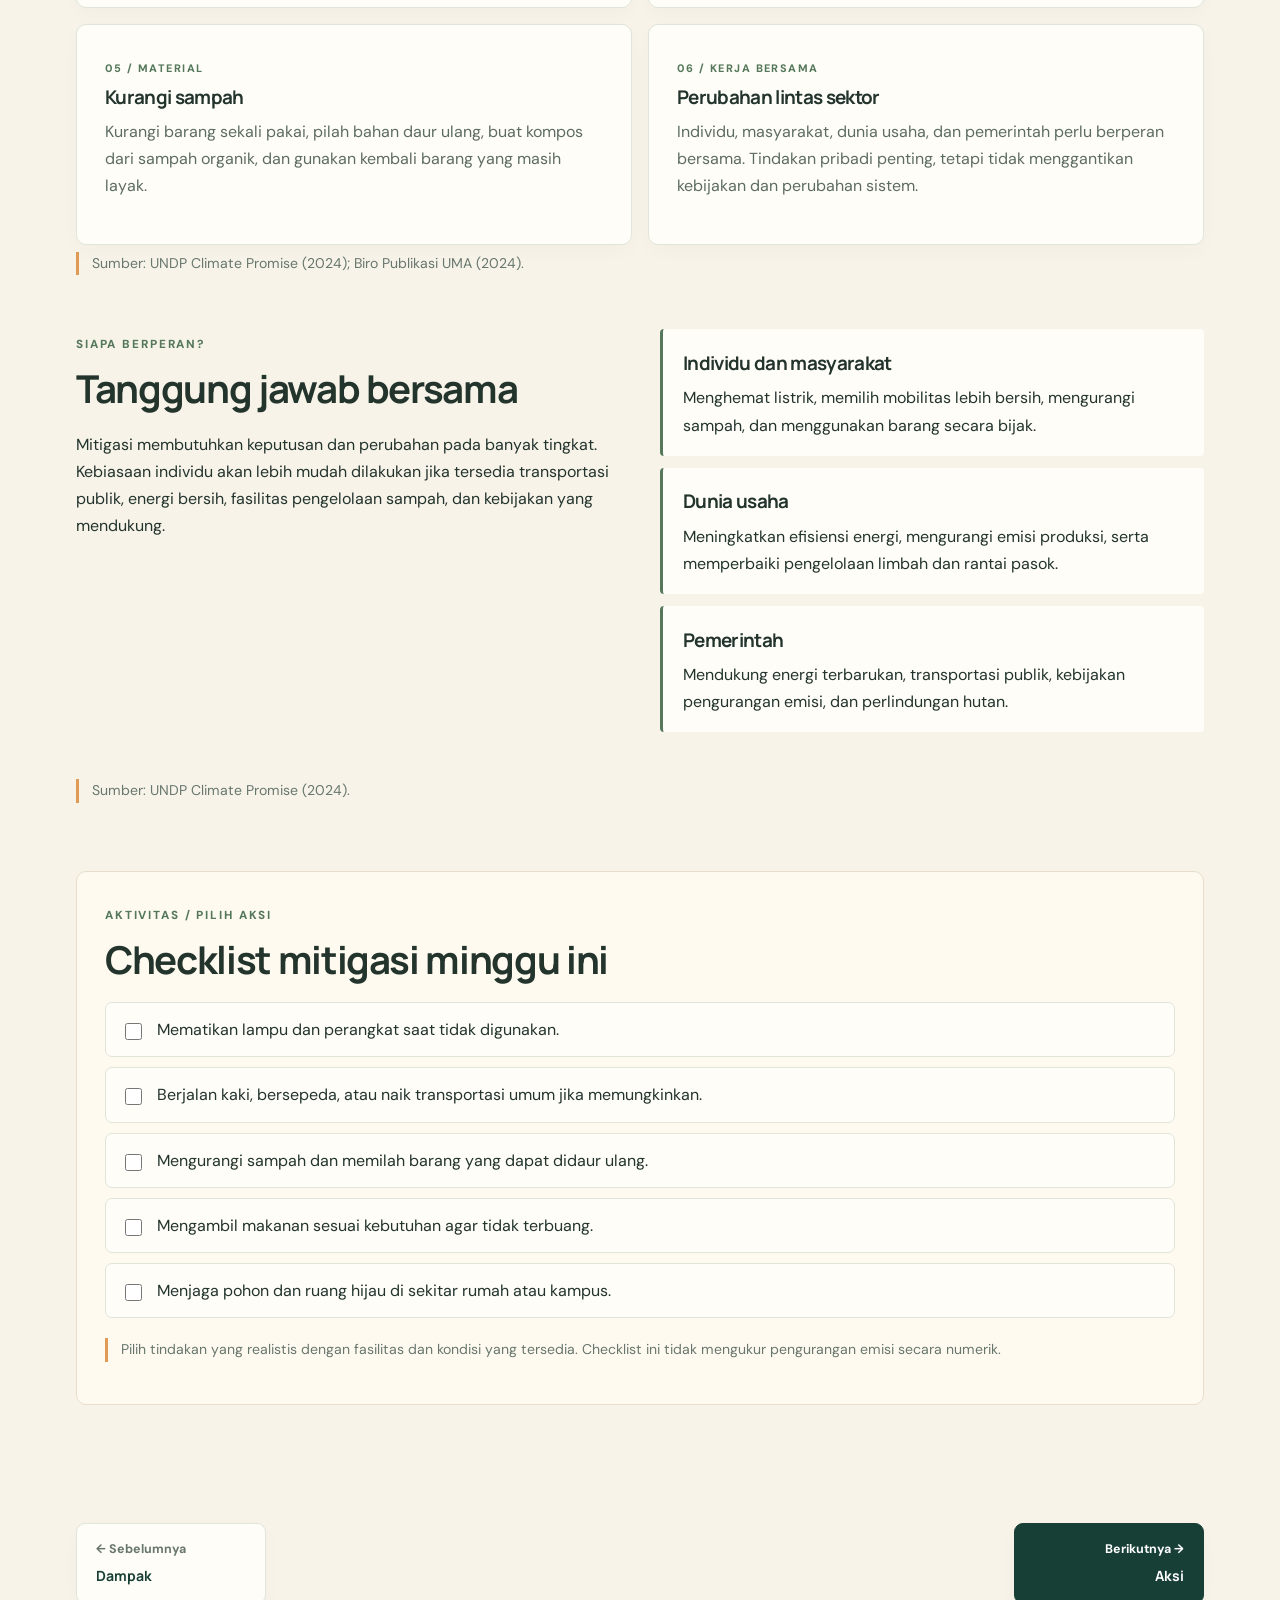
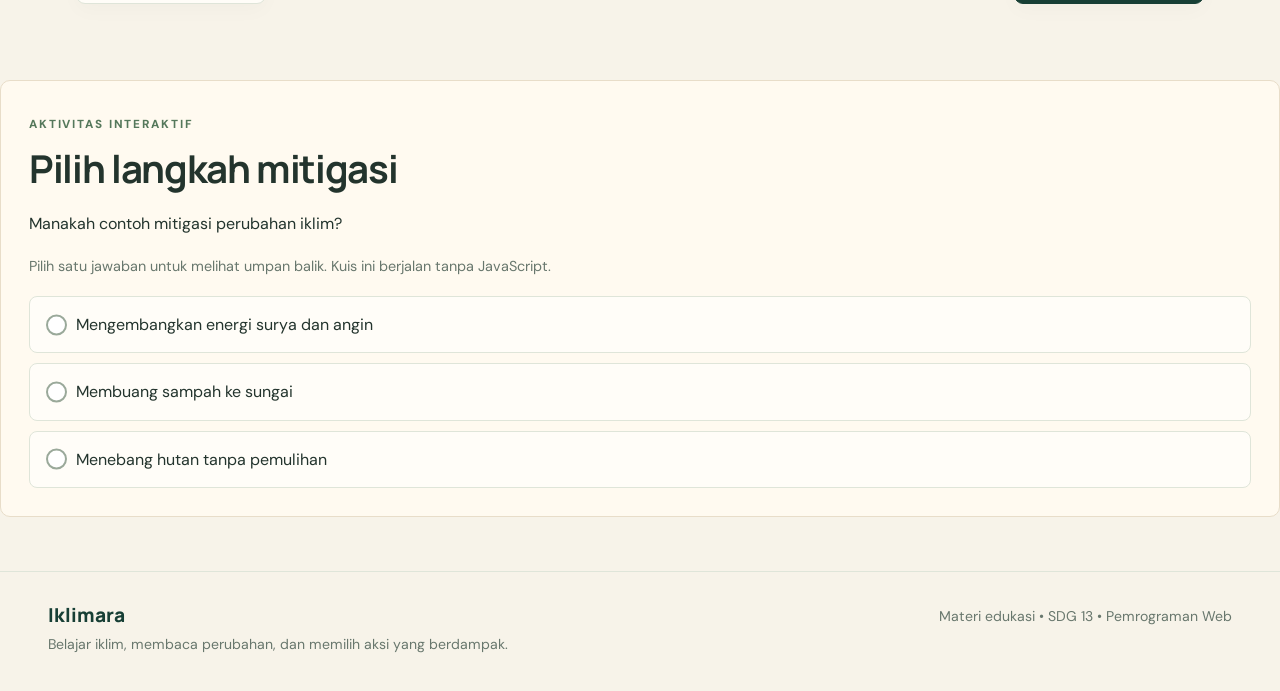
<file: mitigasi.html>
<!DOCTYPE html>
<html lang="id">
 <head>
  <meta charset="utf-8"/>
  <meta content="width=device-width, initial-scale=1" name="viewport"/>
  <meta content="Iklimara, ruang belajar perubahan iklim dan aksi iklim." name="description"/>
  <title>
   Mitigasi: kurangi penyebabnya &mdash; Iklimara
  </title>
  <link href="css/style.css" rel="stylesheet"/>
 </head>
 <body>
  <header class="topbar">
   <a class="brand" href="index.html">
    <img alt="Logo Iklimara" src="images/logo.svg"/>
    <span>
     iklimara
     <small>
      pahami &bull; peduli &bull; bergerak
     </small>
    </span>
   </a>
   <nav aria-label="Navigasi utama">
    <a class="" href="index.html">
     Beranda
    </a>
    <a class="" href="iklim.html">
     Iklim
    </a>
    <a class="" href="emisi.html">
     Emisi
    </a>
    <a class="" href="dampak.html">
     Dampak
    </a>
    <a class="active" href="mitigasi.html">
     Mitigasi
    </a>
    <a class="" href="aksi.html">
     Aksi
    </a>
    <a class="" href="tentang.html">
     Tentang
    </a>
   </nav>
  </header>
  <main>
   <section class="hero">
    <div class="hero-copy">
     <p class="eyebrow">
      04 / MENGURANGI EMISI
     </p>
     <h1>
      Mitigasi: kurangi penyebabnya
     </h1>
     <p class="lead">
      Dari energi terbarukan hingga perlindungan hutan, mitigasi membutuhkan perubahan kebiasaan sekaligus dukungan sistem dan kebijakan.
     </p>
     <a class="button" href="#mulai">
      Jelajahi materi
      <span>
       &searrow;
      </span>
     </a>
    </div>
    <figure class="hero-image">
     <img alt="Lanskap energi terbarukan." src="images/renewable.jpg"/>
     <figcaption>
      Lanskap energi terbarukan.
     </figcaption>
    </figure>
   </section>
   <div class="content" id="mulai">
    <section class="section prose">
     <p class="eyebrow">
      04 / MENGURANGI PENYEBAB
     </p>
     <h2>
      Apa itu mitigasi perubahan iklim?
     </h2>
     <p>
      Mitigasi perubahan iklim adalah upaya untuk mengurangi emisi gas rumah kaca atau meningkatkan kemampuan alam dalam menyerap karbon. Tujuannya membatasi pemanasan global dan mengurangi risiko perubahan iklim di masa depan.
     </p>
     <p>
      Mitigasi berbeda dari adaptasi. Mitigasi berfokus pada penyebab perubahan iklim, sedangkan adaptasi berfokus pada penyesuaian terhadap dampaknya. Keduanya dibutuhkan dan harus dilakukan bersamaan.
     </p>
     <p class="source">
      Sumber: UNDP Climate Promise (2024); Biro Publikasi UMA (2024).
     </p>
    </section>
    <section class="section">
     <div class="section-heading">
      <p class="eyebrow">
       LIMA ARAH TINDAKAN
      </p>
      <h2>
       Mitigasi dari sistem hingga keseharian
      </h2>
     </div>
     <div class="cards two">
      <article class="mini-card">
       <span>
        01 / ENERGI
       </span>
       <h3>
        Energi terbarukan
       </h3>
       <p>
        Energi matahari, angin, dan air dapat menjadi alternatif sumber energi yang bergantung pada bahan bakar fosil. Peralihan ke energi rendah emisi membantu mengurangi emisi dari sektor energi.
       </p>
      </article>
      <article class="mini-card">
       <span>
        02 / EFISIENSI
       </span>
       <h3>
        Hemat energi
       </h3>
       <p>
        Mematikan perangkat yang tidak digunakan dan memilih peralatan hemat energi menekan kebutuhan listrik. Dampak pengurangan emisi bergantung pada sumber energi yang digunakan.
       </p>
      </article>
      <article class="mini-card">
       <span>
        03 / MOBILITAS
       </span>
       <h3>
        Transportasi rendah emisi
       </h3>
       <p>
        Berjalan kaki, bersepeda, menggunakan transportasi umum, atau berbagi kendaraan dapat mengurangi emisi perjalanan jika menggantikan penggunaan kendaraan pribadi.
       </p>
      </article>
      <article class="mini-card">
       <span>
        04 / ALAM
       </span>
       <h3>
        Perlindungan hutan
       </h3>
       <p>
        Hutan menyimpan karbon dalam vegetasi dan tanah. Melindungi hutan dan memulihkan kawasan terdegradasi membantu menjaga kemampuan alam menyerap karbon.
       </p>
      </article>
      <article class="mini-card">
       <span>
        05 / MATERIAL
       </span>
       <h3>
        Kurangi sampah
       </h3>
       <p>
        Kurangi barang sekali pakai, pilah bahan daur ulang, buat kompos dari sampah organik, dan gunakan kembali barang yang masih layak.
       </p>
      </article>
      <article class="mini-card">
       <span>
        06 / KERJA BERSAMA
       </span>
       <h3>
        Perubahan lintas sektor
       </h3>
       <p>
        Individu, masyarakat, dunia usaha, dan pemerintah perlu berperan bersama. Tindakan pribadi penting, tetapi tidak menggantikan kebijakan dan perubahan sistem.
       </p>
      </article>
     </div>
         <p class="source">
      Sumber: UNDP Climate Promise (2024); Biro Publikasi UMA (2024).
     </p>
</section>
    <section class="section split">
     <div>
      <p class="eyebrow">
       SIAPA BERPERAN?
      </p>
      <h2>
       Tanggung jawab bersama
      </h2>
      <p>
       Mitigasi membutuhkan keputusan dan perubahan pada banyak tingkat. Kebiasaan individu akan lebih mudah dilakukan jika tersedia transportasi publik, energi bersih, fasilitas pengelolaan sampah, dan kebijakan yang mendukung.
      </p>
     </div>
     <div class="stack">
      <article>
       <h3>
        Individu dan masyarakat
       </h3>
       <p>
        Menghemat listrik, memilih mobilitas lebih bersih, mengurangi sampah, dan menggunakan barang secara bijak.
       </p>
      </article>
      <article>
       <h3>
        Dunia usaha
       </h3>
       <p>
        Meningkatkan efisiensi energi, mengurangi emisi produksi, serta memperbaiki pengelolaan limbah dan rantai pasok.
       </p>
      </article>
      <article>
       <h3>
        Pemerintah
       </h3>
       <p>
        Mendukung energi terbarukan, transportasi publik, kebijakan pengurangan emisi, dan perlindungan hutan.
       </p>
      </article>
     </div>
         <p class="source">
      Sumber: UNDP Climate Promise (2024).
     </p>
</section>
    <section class="section reflection">
     <p class="eyebrow">
      AKTIVITAS / PILIH AKSI
     </p>
     <h2>
      Checklist mitigasi minggu ini
     </h2>
     <div class="checklist">
      <label>
       <input type="checkbox"/>
       Mematikan lampu dan perangkat saat tidak digunakan.
      </label>
      <label>
       <input type="checkbox"/>
       Berjalan kaki, bersepeda, atau naik transportasi umum jika memungkinkan.
      </label>
      <label>
       <input type="checkbox"/>
       Mengurangi sampah dan memilah barang yang dapat didaur ulang.
      </label>
      <label>
       <input type="checkbox"/>
       Mengambil makanan sesuai kebutuhan agar tidak terbuang.
      </label>
      <label>
       <input type="checkbox"/>
       Menjaga pohon dan ruang hijau di sekitar rumah atau kampus.
      </label>
     </div>
     <p class="note">
      Pilih tindakan yang realistis dengan fasilitas dan kondisi yang tersedia. Checklist ini tidak mengukur pengurangan emisi secara numerik.
     </p>
    </section>
   </div>
   <nav aria-label="Navigasi halaman" class="page-navigation">
    <a class="page-nav-link previous" href="dampak.html">
     <span>
      &larr; Sebelumnya
     </span>
     <strong>
      Dampak
     </strong>
    </a>
    <a class="page-nav-link next" href="aksi.html">
     <span>
      Berikutnya &rarr;
     </span>
     <strong>
      Aksi
     </strong>
    </a>
   </nav>
  </main>
  <section class="section reflection quiz-section">
   <p class="eyebrow">
    AKTIVITAS INTERAKTIF
   </p>
   <h2>
    Pilih langkah mitigasi
   </h2>
   <p>
    Manakah contoh mitigasi perubahan iklim?
   </p>
   <p class="quiz-hint">
    Pilih satu jawaban untuk melihat umpan balik. Kuis ini berjalan tanpa JavaScript.
   </p>
   <div class="quiz-options">
    <div class="quiz-option">
     <input id="mitigasi-a" name="quiz-mitigasi" type="radio"/>
     <label for="mitigasi-a">
      Mengembangkan energi surya dan angin
     </label>
     <p class="quiz-feedback correct">
      Benar! Jawabanmu tepat.
     </p>
    </div>
    <div class="quiz-option">
     <input id="mitigasi-b" name="quiz-mitigasi" type="radio"/>
     <label for="mitigasi-b">
      Membuang sampah ke sungai
     </label>
     <p class="quiz-feedback incorrect">
      Belum tepat. Coba pikirkan kembali materi di halaman ini.
     </p>
    </div>
    <div class="quiz-option">
     <input id="mitigasi-c" name="quiz-mitigasi" type="radio"/>
     <label for="mitigasi-c">
      Menebang hutan tanpa pemulihan
     </label>
     <p class="quiz-feedback incorrect">
      Belum tepat. Coba pikirkan kembali materi di halaman ini.
     </p>
    </div>
   </div>
  </section>
  <footer>
   <div>
    <b>
     Iklimara
    </b>
    <p>
     Belajar iklim, membaca perubahan, dan memilih aksi yang berdampak.
    </p>
   </div>
   <p>
    Materi edukasi &bull; SDG 13 &bull; Pemrograman Web
   </p>
  </footer>
 </body>
</html>
</file>
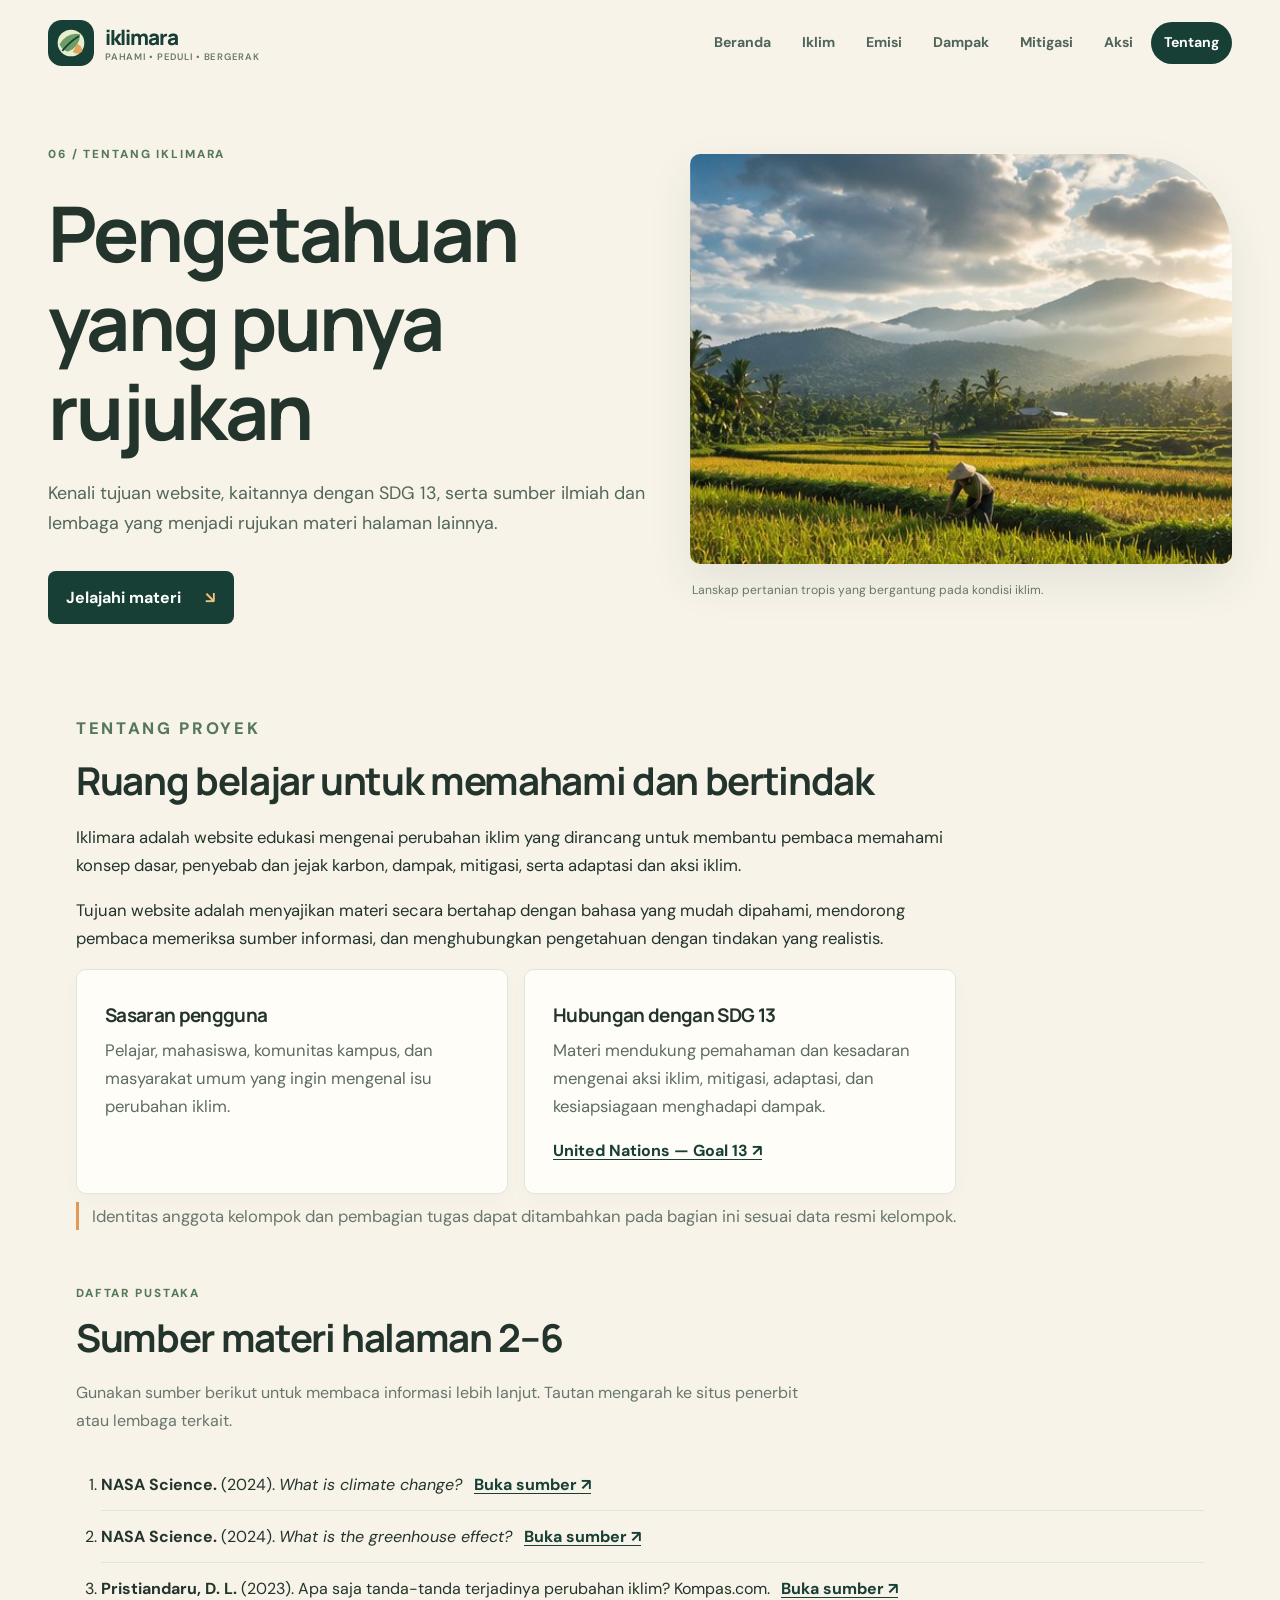
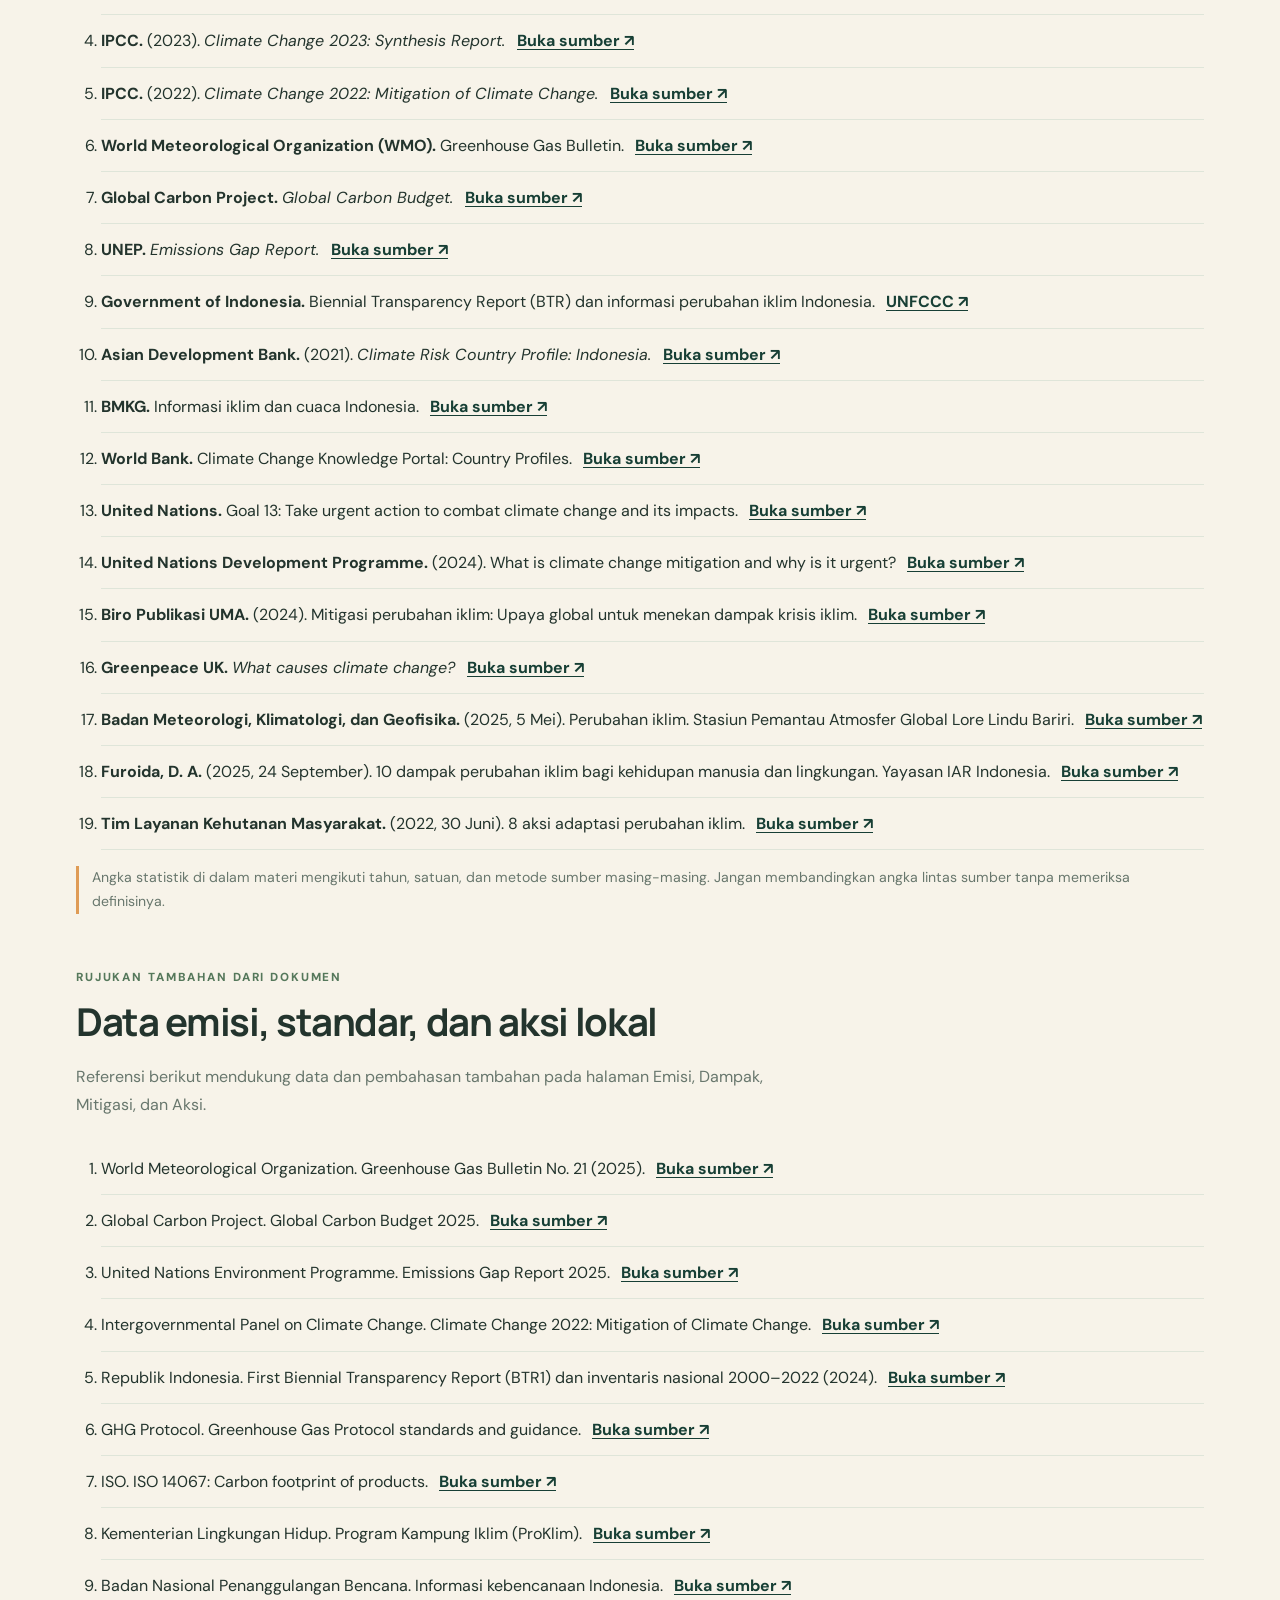
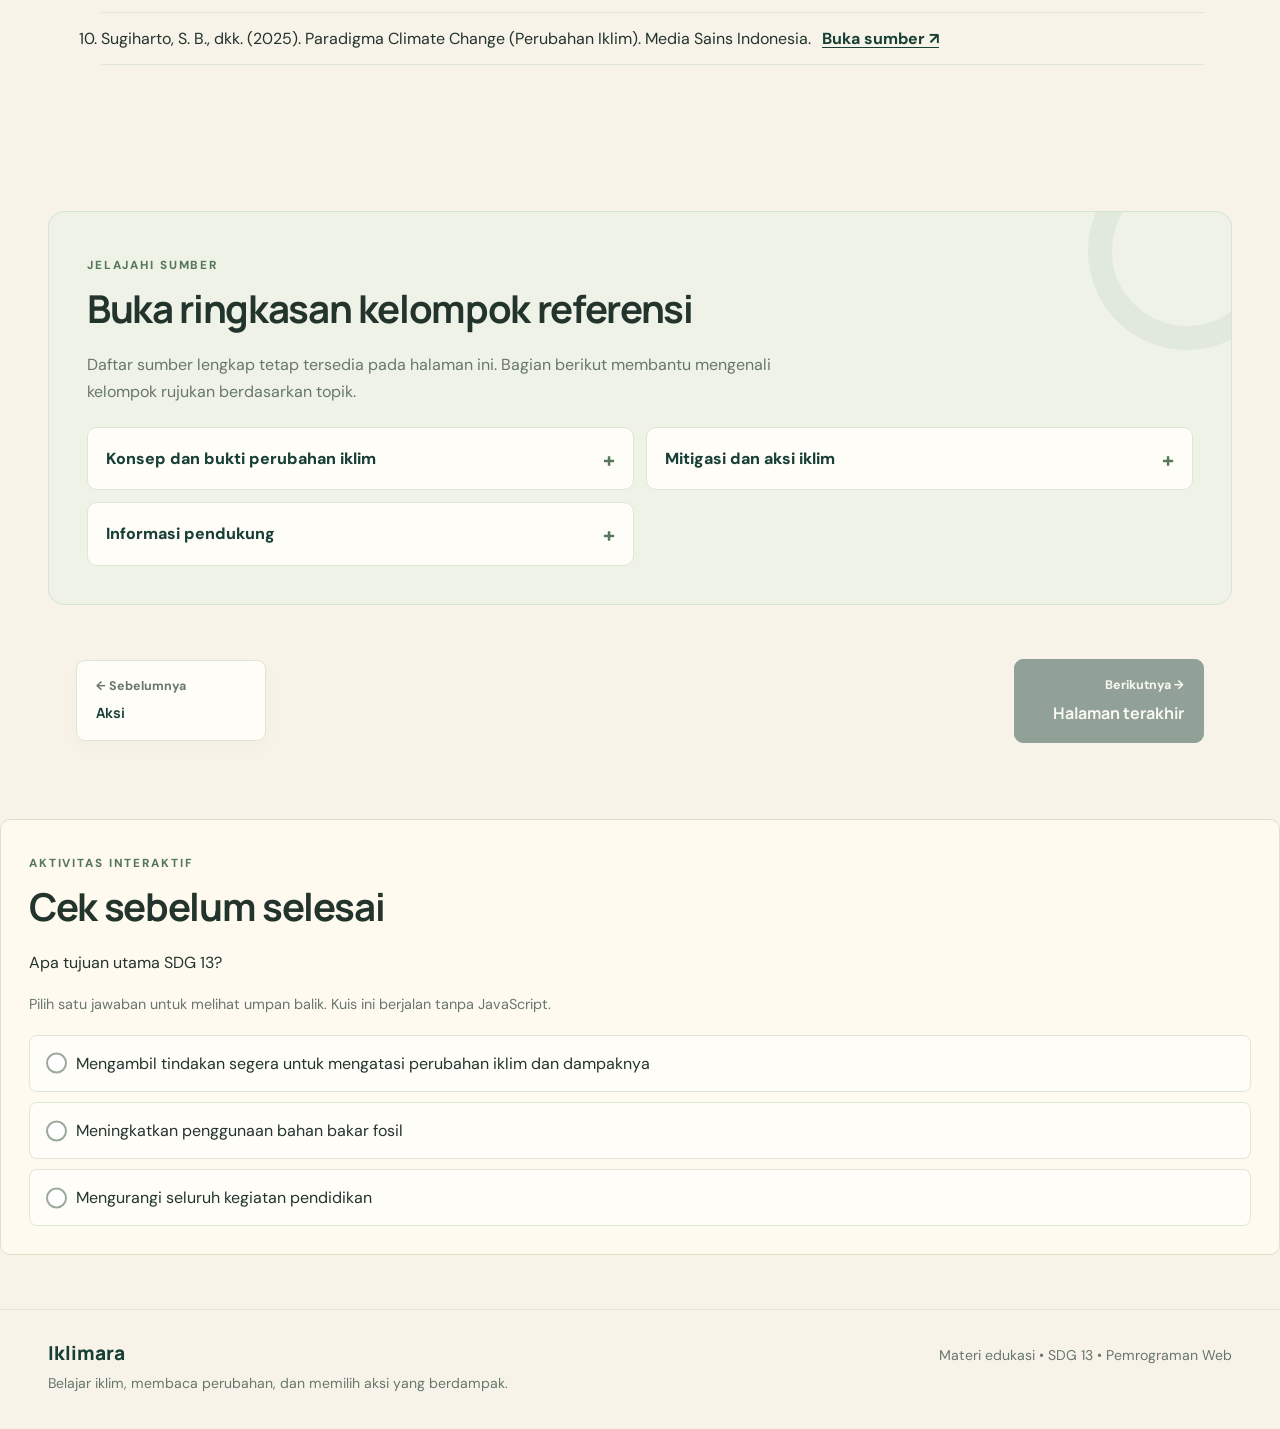
<file: tentang.html>
<!DOCTYPE html>
<html lang="id">
 <head>
  <meta charset="utf-8"/>
  <meta content="width=device-width, initial-scale=1" name="viewport"/>
  <meta content="Iklimara, ruang belajar perubahan iklim dan aksi iklim." name="description"/>
  <title>
   Pengetahuan yang punya rujukan &mdash; Iklimara
  </title>
  <link href="css/style.css" rel="stylesheet"/>
 </head>
 <body>
  <header class="topbar">
   <a class="brand" href="index.html">
    <img alt="Logo Iklimara" src="images/logo.svg"/>
    <span>
     iklimara
     <small>
      pahami &bull; peduli &bull; bergerak
     </small>
    </span>
   </a>
   <nav aria-label="Navigasi utama">
    <a class="" href="index.html">
     Beranda
    </a>
    <a class="" href="iklim.html">
     Iklim
    </a>
    <a class="" href="emisi.html">
     Emisi
    </a>
    <a class="" href="dampak.html">
     Dampak
    </a>
    <a class="" href="mitigasi.html">
     Mitigasi
    </a>
    <a class="" href="aksi.html">
     Aksi
    </a>
    <a class="active" href="tentang.html">
     Tentang
    </a>
   </nav>
  </header>
  <main>
   <section class="hero">
    <div class="hero-copy">
     <p class="eyebrow">
      06 / TENTANG IKLIMARA
     </p>
     <h1>
      Pengetahuan yang punya rujukan
     </h1>
     <p class="lead">
      Kenali tujuan website, kaitannya dengan SDG 13, serta sumber ilmiah dan lembaga yang menjadi rujukan materi halaman lainnya.
     </p>
     <a class="button" href="#mulai">
      Jelajahi materi
      <span>
       &searrow;
      </span>
     </a>
    </div>
    <figure class="hero-image">
     <img alt="Lanskap pertanian tropis yang bergantung pada kondisi iklim." src="images/farm.jpg"/>
     <figcaption>
      Lanskap pertanian tropis yang bergantung pada kondisi iklim.
     </figcaption>
    </figure>
   </section>
   <div class="content" id="mulai">
    <section class="section prose">
     <p class="eyebrow">
      TENTANG PROYEK
     </p>
     <h2>
      Ruang belajar untuk memahami dan bertindak
     </h2>
     <p>
      Iklimara adalah website edukasi mengenai perubahan iklim yang dirancang untuk membantu pembaca memahami konsep dasar, penyebab dan jejak karbon, dampak, mitigasi, serta adaptasi dan aksi iklim.
     </p>
     <p>
      Tujuan website adalah menyajikan materi secara bertahap dengan bahasa yang mudah dipahami, mendorong pembaca memeriksa sumber informasi, dan menghubungkan pengetahuan dengan tindakan yang realistis.
     </p>
     <div class="cards two">
      <article class="mini-card">
       <h3>
        Sasaran pengguna
       </h3>
       <p>
        Pelajar, mahasiswa, komunitas kampus, dan masyarakat umum yang ingin mengenal isu perubahan iklim.
       </p>
      </article>
      <article class="mini-card">
       <h3>
        Hubungan dengan SDG 13
       </h3>
       <p>
        Materi mendukung pemahaman dan kesadaran mengenai aksi iklim, mitigasi, adaptasi, dan kesiapsiagaan menghadapi dampak.
       </p>
       <a href="https://sdgs.un.org/goals/goal13" rel="noopener" target="_blank">
        United Nations &mdash; Goal 13 &nearrow;
       </a>
      </article>
     </div>
     <p class="note">
      Identitas anggota kelompok dan pembagian tugas dapat ditambahkan pada bagian ini sesuai data resmi kelompok.
     </p>
    </section>
    <section class="section">
     <div class="section-heading">
      <p class="eyebrow">
       DAFTAR PUSTAKA
      </p>
      <h2>
       Sumber materi halaman 2&ndash;6
      </h2>
      <p>
       Gunakan sumber berikut untuk membaca informasi lebih lanjut. Tautan mengarah ke situs penerbit atau lembaga terkait.
      </p>
     </div>
     <ol class="references">
      <li>
       <b>
        NASA Science.
       </b>
       (2024).
       <i>
        What is climate change?
       </i>
       <a href="https://science.nasa.gov/climate-change/what-is-climate-change/" rel="noopener" target="_blank">
        Buka sumber &nearrow;
       </a>
      </li>
      <li>
       <b>
        NASA Science.
       </b>
       (2024).
       <i>
        What is the greenhouse effect?
       </i>
       <a href="https://science.nasa.gov/climate-change/faq/what-is-the-greenhouse-effect/" rel="noopener" target="_blank">
        Buka sumber &nearrow;
       </a>
      </li>
      <li>
       <b>
        Pristiandaru, D. L.
       </b>
       (2023). Apa saja tanda-tanda terjadinya perubahan iklim? Kompas.com.
       <a href="https://lestari.kompas.com/read/2023/08/01/130000086/apa-saja-tanda-tanda-terjadinya-perubahan-iklim-" rel="noopener" target="_blank">
        Buka sumber &nearrow;
       </a>
      </li>
      <li>
       <b>
        IPCC.
       </b>
       (2023).
       <i>
        Climate Change 2023: Synthesis Report.
       </i>
       <a href="https://www.ipcc.ch/report/ar6/syr/" rel="noopener" target="_blank">
        Buka sumber &nearrow;
       </a>
      </li>
      <li>
       <b>
        IPCC.
       </b>
       (2022).
       <i>
        Climate Change 2022: Mitigation of Climate Change.
       </i>
       <a href="https://www.ipcc.ch/report/ar6/wg3/" rel="noopener" target="_blank">
        Buka sumber &nearrow;
       </a>
      </li>
      <li>
       <b>
        World Meteorological Organization (WMO).
       </b>
       Greenhouse Gas Bulletin.
       <a href="https://wmo.int/publication-series/wmo-greenhouse-gas-bulletin" rel="noopener" target="_blank">
        Buka sumber &nearrow;
       </a>
      </li>
      <li>
       <b>
        Global Carbon Project.
       </b>
       <i>
        Global Carbon Budget.
       </i>
       <a href="https://globalcarbonbudget.org/" rel="noopener" target="_blank">
        Buka sumber &nearrow;
       </a>
      </li>
      <li>
       <b>
        UNEP.
       </b>
       <i>
        Emissions Gap Report.
       </i>
       <a href="https://www.unep.org/resources/emissions-gap-report" rel="noopener" target="_blank">
        Buka sumber &nearrow;
       </a>
      </li>
      <li>
       <b>
        Government of Indonesia.
       </b>
       Biennial Transparency Report (BTR) dan informasi perubahan iklim Indonesia.
       <a href="https://unfccc.int/" rel="noopener" target="_blank">
        UNFCCC &nearrow;
       </a>
      </li>
      <li>
       <b>
        Asian Development Bank.
       </b>
       (2021).
       <i>
        Climate Risk Country Profile: Indonesia.
       </i>
       <a href="https://www.adb.org/publications/climate-risk-country-profile-indonesia" rel="noopener" target="_blank">
        Buka sumber &nearrow;
       </a>
      </li>
      <li>
       <b>
        BMKG.
       </b>
       Informasi iklim dan cuaca Indonesia.
       <a href="https://www.bmkg.go.id/" rel="noopener" target="_blank">
        Buka sumber &nearrow;
       </a>
      </li>
      <li>
       <b>
        World Bank.
       </b>
       Climate Change Knowledge Portal: Country Profiles.
       <a href="https://climateknowledgeportal.worldbank.org/country-profiles/" rel="noopener" target="_blank">
        Buka sumber &nearrow;
       </a>
      </li>
      <li>
       <b>
        United Nations.
       </b>
       Goal 13: Take urgent action to combat climate change and its impacts.
       <a href="https://sdgs.un.org/goals/goal13" rel="noopener" target="_blank">
        Buka sumber &nearrow;
       </a>
      </li>
      <li>
       <b>
        United Nations Development Programme.
       </b>
       (2024). What is climate change mitigation and why is it urgent?
       <a href="https://climatepromise.undp.org/news-and-stories/what-climate-change-mitigation-and-why-it-urgent" rel="noopener" target="_blank">
        Buka sumber &nearrow;
       </a>
      </li>
      <li>
       <b>
        Biro Publikasi UMA.
       </b>
       (2024). Mitigasi perubahan iklim: Upaya global untuk menekan dampak krisis iklim.
       <a href="https://bpjiid.uma.ac.id/2024/10/11/mitigasi-perubahan-iklim-upaya-global-untuk-menekan-dampak-krisis-iklim/" rel="noopener" target="_blank">
        Buka sumber &nearrow;
       </a>
      </li>
      <li>
       <b>
        Greenpeace UK.
       </b>
       <i>
        What causes climate change?
       </i>
       <a href="https://www.greenpeace.org.uk/challenges/climate-change/what-causes-climate-change/" rel="noopener" target="_blank">
        Buka sumber &nearrow;
       </a>
      </li>
      <li>
       <b>
        Badan Meteorologi, Klimatologi, dan Geofisika.
       </b>
       (2025, 5 Mei). Perubahan iklim. Stasiun Pemantau Atmosfer Global Lore Lindu Bariri.
       <a href="https://gawbariri.bmkg.go.id/publikasi/gawsarium/243-perubahan-iklim" rel="noopener" target="_blank">
        Buka sumber &nearrow;
       </a>
      </li>
      <li>
       <b>
        Furoida, D. A.
       </b>
       (2025, 24 September). 10 dampak perubahan iklim bagi kehidupan manusia dan lingkungan. Yayasan IAR Indonesia.
       <a href="https://yiari.or.id/10-dampak-perubahan-iklim/" rel="noopener" target="_blank">
        Buka sumber &nearrow;
       </a>
      </li>
      <li>
       <b>
        Tim Layanan Kehutanan Masyarakat.
       </b>
       (2022, 30 Juni). 8 aksi adaptasi perubahan iklim.
       <a href="https://tlkm.or.id/publikasi/2019-2/" rel="noopener" target="_blank">
        Buka sumber &nearrow;
       </a>
      </li>
     </ol>
     <p class="note">
      Angka statistik di dalam materi mengikuti tahun, satuan, dan metode sumber masing-masing. Jangan membandingkan angka lintas sumber tanpa memeriksa definisinya.
     </p>
    </section>
    <section class="section">
     <div class="section-heading">
      <p class="eyebrow">
       RUJUKAN TAMBAHAN DARI DOKUMEN
      </p>
      <h2>
       Data emisi, standar, dan aksi lokal
      </h2>
      <p>
       Referensi berikut mendukung data dan pembahasan tambahan pada halaman Emisi, Dampak, Mitigasi, dan Aksi.
      </p>
     </div>
     <ol class="references">
      <li>
       World Meteorological Organization. Greenhouse Gas Bulletin No. 21 (2025).
       <a href="https://wmo.int/publication-series/wmo-greenhouse-gas-bulletin" rel="noopener noreferrer" target="_blank">
        Buka sumber &nearrow;
       </a>
      </li>
      <li>
       Global Carbon Project. Global Carbon Budget 2025.
       <a href="https://globalcarbonbudget.org/" rel="noopener noreferrer" target="_blank">
        Buka sumber &nearrow;
       </a>
      </li>
      <li>
       United Nations Environment Programme. Emissions Gap Report 2025.
       <a href="https://www.unep.org/resources/emissions-gap-report-2025" rel="noopener noreferrer" target="_blank">
        Buka sumber &nearrow;
       </a>
      </li>
      <li>
       Intergovernmental Panel on Climate Change. Climate Change 2022: Mitigation of Climate Change.
       <a href="https://www.ipcc.ch/report/ar6/wg3/" rel="noopener noreferrer" target="_blank">
        Buka sumber &nearrow;
       </a>
      </li>
      <li>
       Republik Indonesia. First Biennial Transparency Report (BTR1) dan inventaris nasional 2000&ndash;2022 (2024).
       <a href="https://unfccc.int/" rel="noopener noreferrer" target="_blank">
        Buka sumber &nearrow;
       </a>
      </li>
      <li>
       GHG Protocol. Greenhouse Gas Protocol standards and guidance.
       <a href="https://ghgprotocol.org/" rel="noopener noreferrer" target="_blank">
        Buka sumber &nearrow;
       </a>
      </li>
      <li>
       ISO. ISO 14067: Carbon footprint of products.
       <a href="https://www.iso.org/standard/71206.html" rel="noopener noreferrer" target="_blank">
        Buka sumber &nearrow;
       </a>
      </li>
      <li>
       Kementerian Lingkungan Hidup. Program Kampung Iklim (ProKlim).
       <a href="https://www.kemenlh.go.id/contents/16/Program-Kampung-Iklim-Proklim" rel="noopener noreferrer" target="_blank">
        Buka sumber &nearrow;
       </a>
      </li>
      <li>
       Badan Nasional Penanggulangan Bencana. Informasi kebencanaan Indonesia.
       <a href="https://www.bnpb.go.id/" rel="noopener noreferrer" target="_blank">
        Buka sumber &nearrow;
       </a>
      </li>
      <li>
       Sugiharto, S. B., dkk. (2025). Paradigma Climate Change (Perubahan Iklim). Media Sains Indonesia.
       <a href="https://www.researchgate.net/profile/Ratna-Masum/publication/391808305_PARADIGMA_CLIMATE_CHANGE_PERUBAHAN_IKLIM/links/6827e8918a76251f22e251df/PARADIGMA_CLIMATE_CHANGE_PERUBAHAN_IKLIM.pdf" rel="noopener noreferrer" target="_blank">
        Buka sumber &nearrow;
       </a>
      </li>
     </ol>
    </section>
   </div>
   <section aria-labelledby="cara-rujukan" class="section interactive-feature">
    <p class="eyebrow">
     JELAJAHI SUMBER
    </p>
    <h2 id="cara-rujukan">
     Buka ringkasan kelompok referensi
    </h2>
    <p class="feature-intro">
     Daftar sumber lengkap tetap tersedia pada halaman ini. Bagian berikut membantu mengenali kelompok rujukan berdasarkan topik.
    </p>
    <div class="accordion-grid">
     <details class="info-accordion">
      <summary>
       Konsep dan bukti perubahan iklim
      </summary>
      <p>
       Gunakan referensi NASA Science dan IPCC yang tercantum pada daftar sumber untuk menelusuri materi konsep, penyebab, dan bukti perubahan iklim.
      </p>
     </details>
     <details class="info-accordion">
      <summary>
       Mitigasi dan aksi iklim
      </summary>
      <p>
       Rujukan UNDP Climate Promise dan sumber terkait yang tercantum di halaman ini mendukung pembahasan upaya mitigasi dan tindakan iklim.
      </p>
     </details>
     <details class="info-accordion">
      <summary>
       Informasi pendukung
      </summary>
      <p>
       Referensi lain yang tercantum pada daftar di bawah menjadi sumber pendukung untuk topik tertentu dalam materi Iklimara.
      </p>
     </details>
    </div>
   </section>
   <nav aria-label="Navigasi halaman" class="page-navigation">
    <a class="page-nav-link previous" href="aksi.html">
     <span>
      &larr; Sebelumnya
     </span>
     <strong>
      Aksi
     </strong>
    </a>
    <span aria-disabled="true" class="page-nav-link next disabled">
     <span>
      Berikutnya &rarr;
     </span>
     <strong>
      Halaman terakhir
     </strong>
    </span>
   </nav>
  </main>
  <section class="section reflection quiz-section">
   <p class="eyebrow">
    AKTIVITAS INTERAKTIF
   </p>
   <h2>
    Cek sebelum selesai
   </h2>
   <p>
    Apa tujuan utama SDG 13?
   </p>
   <p class="quiz-hint">
    Pilih satu jawaban untuk melihat umpan balik. Kuis ini berjalan tanpa JavaScript.
   </p>
   <div class="quiz-options">
    <div class="quiz-option">
     <input id="tentang-a" name="quiz-tentang" type="radio"/>
     <label for="tentang-a">
      Mengambil tindakan segera untuk mengatasi perubahan iklim dan dampaknya
     </label>
     <p class="quiz-feedback correct">
      Benar! Jawabanmu tepat.
     </p>
    </div>
    <div class="quiz-option">
     <input id="tentang-b" name="quiz-tentang" type="radio"/>
     <label for="tentang-b">
      Meningkatkan penggunaan bahan bakar fosil
     </label>
     <p class="quiz-feedback incorrect">
      Belum tepat. Coba pikirkan kembali materi di halaman ini.
     </p>
    </div>
    <div class="quiz-option">
     <input id="tentang-c" name="quiz-tentang" type="radio"/>
     <label for="tentang-c">
      Mengurangi seluruh kegiatan pendidikan
     </label>
     <p class="quiz-feedback incorrect">
      Belum tepat. Coba pikirkan kembali materi di halaman ini.
     </p>
    </div>
   </div>
  </section>
  <footer>
   <div>
    <b>
     Iklimara
    </b>
    <p>
     Belajar iklim, membaca perubahan, dan memilih aksi yang berdampak.
    </p>
   </div>
   <p>
    Materi edukasi &bull; SDG 13 &bull; Pemrograman Web
   </p>
  </footer>
 </body>
</html>
</file>
<file: css/style.css>
@import url('https://fonts.googleapis.com/css2?family=DM+Sans:wght@400;500;600;700&family=Manrope:wght@400;500;600;700;800&display=swap');
:root{--forest:#173f35;--moss:#55785b;--sage:#dce6d0;--cream:#f7f3e9;--paper:#fffdf8;--ink:#23342d;--muted:#68776d;--orange:#df9b55;--line:#dfe5d9;--shadow:0 18px 45px rgba(29,60,47,.09)}*{box-sizing:border-box}html{scroll-behavior:smooth}body{margin:0;background:var(--cream);color:var(--ink);font-family:'DM Sans',sans-serif;line-height:1.7}h1,h2,h3{font-family:Manrope,sans-serif;line-height:1.16;letter-spacing:-.035em}h1{font-size:clamp(2.8rem,6vw,5.4rem);max-width:760px;margin:.3em 0}h2{font-size:clamp(1.7rem,3vw,2.65rem);margin:.25em 0 .5em}h3{font-size:1.18rem;margin:.35em 0 .5em}p{margin:.5em 0 1em}a{color:var(--forest);text-underline-offset:3px}.topbar{max-width:1240px;margin:auto;padding:20px 28px;display:flex;align-items:center;justify-content:space-between;gap:24px}.brand{display:flex;align-items:center;gap:11px;text-decoration:none;color:var(--forest);font:800 1.3rem Manrope,sans-serif;letter-spacing:-.05em}.brand img{width:46px;height:46px}.brand small{display:block;font:600 .59rem 'DM Sans',sans-serif;letter-spacing:.08em;text-transform:uppercase;color:var(--muted)}nav{display:flex;align-items:center;gap:5px;flex-wrap:wrap}nav a{padding:9px 13px;border-radius:999px;text-decoration:none;font-size:.88rem;font-weight:700;color:#50645a}nav a:hover,nav a.active{background:var(--forest);color:#fff}.hero{max-width:1240px;margin:18px auto 42px;padding:35px 28px 48px;display:grid;grid-template-columns:1.05fr .95fr;align-items:center;gap:42px}.eyebrow{font-size:.73rem;font-weight:800;letter-spacing:.16em;text-transform:uppercase;color:var(--moss)}.lead{font-size:1.12rem;color:#53665b;max-width:620px}.button{display:inline-flex;gap:24px;align-items:center;background:var(--forest);color:#fff;text-decoration:none;padding:13px 18px;border-radius:8px;font-weight:700;margin-top:14px}.button span{color:#f0c17d}.hero-image{margin:0;position:relative}.hero-image img{width:100%;height:410px;object-fit:cover;border-radius:10px 100px 10px 10px;box-shadow:var(--shadow)}figcaption{font-size:.76rem;color:var(--muted);padding:8px 2px}.content{max-width:1184px;margin:0 auto;padding:0 28px 64px}.section{margin:28px 0 54px}.section-heading{max-width:740px;margin-bottom:25px}.section-heading>p:last-child{color:var(--muted)}.intro-grid{display:grid;grid-template-columns:1.3fr .7fr;gap:18px}.feature-card,.quote-card,.mini-card,.reflection,.plan{padding:28px;border-radius:10px}.dark{background:var(--forest);color:#fff}.dark .eyebrow,.dark .text-link{color:#f2c184}.dark p{color:#e0e9dd}.quote-card{background:#e4ead7;border:1px solid #d4dfc7}.big-number{font:800 3rem Manrope;color:var(--moss)}.text-link{font-weight:800;text-decoration:none}.cards{display:grid;gap:16px}.three{grid-template-columns:repeat(3,minmax(0,1fr))}.two{grid-template-columns:repeat(2,minmax(0,1fr))}.mini-card{background:var(--paper);border:1px solid var(--line);box-shadow:0 7px 20px rgba(25,60,43,.025)}.mini-card>span{font-size:.68rem;letter-spacing:.13em;color:var(--moss);font-weight:800}.mini-card p{color:#5d6c62}.mini-card a{font-weight:700}.accent{background:#f0e1c8}.stats{display:grid;grid-template-columns:repeat(3,1fr);background:#e3e9da;border-radius:10px;padding:28px;gap:25px}.stats div{display:flex;flex-direction:column}.stats strong{font:800 2rem Manrope;color:var(--forest)}.stats span{line-height:1.45}.stats small{color:var(--muted);margin-top:9px}.reflection{background:#fffaf0;border:1px solid #e8ddc9}.reflection h2{max-width:700px}.reflection details{border-top:1px solid var(--line);padding:13px 0}.reflection summary{font-weight:800;cursor:pointer}.reflection details p{margin:12px 0 2px;color:#5b6a60}.prose{max-width:880px}.prose p{font-size:1.04rem}.source,.note{font-size:.88rem;color:var(--muted);border-left:3px solid var(--orange);padding-left:13px}.split{display:grid;grid-template-columns:1fr 1fr;gap:40px;align-items:start}.process{display:grid;gap:10px}.process div{display:flex;align-items:center;gap:15px;padding:16px;background:var(--paper);border:1px solid var(--line);border-radius:8px}.process b{display:grid;place-items:center;background:var(--forest);color:#fff;border-radius:50%;width:38px;height:38px;flex-shrink:0}.stack{display:grid;gap:12px}.stack article{padding:17px 20px;background:var(--paper);border-left:3px solid var(--moss);border-radius:4px}.stack p{margin-bottom:0}.checklist,.days{display:grid;gap:10px;margin:20px 0}.checklist label,.days label{display:flex;gap:12px;align-items:flex-start;padding:13px 15px;background:var(--paper);border:1px solid var(--line);border-radius:7px;cursor:pointer}.checklist input,.days input{margin-top:7px;accent-color:var(--forest);width:17px;height:17px;flex-shrink:0}.days label{padding:17px}.days span{display:grid}.days small{color:var(--muted);font-size:.92rem}.plan{background:#e4eadb}.references{padding-left:25px}.references li{padding:12px 0;border-bottom:1px solid var(--line)}.references li a{display:inline-block;margin-left:7px;font-weight:700}ul{padding-left:19px}li{padding:3px 0}footer{border-top:1px solid var(--line);padding:30px max(28px,calc((100% - 1184px)/2));display:flex;justify-content:space-between;gap:30px;color:var(--muted);font-size:.88rem}footer b{font:800 1.2rem Manrope;color:var(--forest)}footer p{margin:.25em 0}@media(max-width:900px){.topbar{align-items:flex-start;flex-direction:column}.hero{grid-template-columns:1fr;gap:20px;padding-top:15px}.hero-image img{height:340px}.three{grid-template-columns:repeat(2,minmax(0,1fr))}.intro-grid,.split{grid-template-columns:1fr}.stats{grid-template-columns:1fr}.stats div{border-bottom:1px solid #ccd7c6;padding-bottom:15px}.stats div:last-child{border:0;padding:0}}@media(max-width:560px){.topbar{padding:16px}.topbar nav{gap:3px}nav a{font-size:.78rem;padding:7px 9px}.hero{padding:10px 18px 28px;margin-top:8px}.hero-image img{height:270px;border-radius:8px 65px 8px 8px}.content{padding:0 18px 35px}.three,.two{grid-template-columns:1fr}.feature-card,.quote-card,.mini-card,.reflection,.plan{padding:21px}footer{padding:25px 18px;flex-direction:column;gap:8px}h1{font-size:2.8rem}.stats{padding:22px}}

/* Navigasi halaman tambahan; mengikuti identitas visual Iklimara sebelumnya */
.page-navigation{max-width:1184px;margin:0 auto;padding:0 28px 48px;display:flex;justify-content:space-between;gap:18px}
.page-nav-link{display:flex;flex-direction:column;gap:4px;min-width:190px;padding:15px 19px;border:1px solid var(--line);border-radius:9px;background:var(--paper);text-decoration:none;box-shadow:0 7px 20px rgba(25,60,43,.025);transition:transform .18s ease,background .18s ease}
.page-nav-link span{font-size:.78rem;color:var(--muted);font-weight:700}.page-nav-link strong{font-family:Manrope,sans-serif;color:var(--forest)}
.page-nav-link.next{margin-left:auto;text-align:right;background:var(--forest);border-color:var(--forest)}.page-nav-link.next span,.page-nav-link.next strong{color:#fff}.page-nav-link:hover:not(.disabled){transform:translateY(-2px)}.page-nav-link.disabled{opacity:.45;box-shadow:none}
@media(max-width:560px){.page-navigation{padding:0 18px 34px;gap:10px}.page-nav-link{min-width:0;flex:1;padding:12px}.page-nav-link span{font-size:.7rem}.page-nav-link strong{font-size:.9rem}}

/* CSS-only knowledge quizzes: instant feedback without JavaScript */
.quiz-hint{font-size:.9rem;color:var(--muted)}
.quiz-options{display:grid;gap:10px;margin-top:18px}
.quiz-option{position:relative}
.quiz-option input{position:absolute;opacity:0;width:1px;height:1px}
.quiz-option label{display:block;padding:14px 17px 14px 46px;background:var(--paper);border:1px solid var(--line);border-radius:8px;cursor:pointer;position:relative;transition:border-color .15s,background .15s}
.quiz-option label:before{content:"";position:absolute;left:16px;top:50%;transform:translateY(-50%);width:17px;height:17px;border:2px solid #9aa99a;border-radius:50%;background:white}
.quiz-option input:focus-visible+label{outline:3px solid var(--orange);outline-offset:2px}
.quiz-option input:checked+label{border-color:var(--moss);background:#edf2e7}
.quiz-option input:checked+label:before{border:5px solid var(--forest)}
.quiz-feedback{display:none;margin:7px 0 0;padding:10px 13px;border-radius:7px;font-weight:700;font-size:.92rem}
.quiz-option input:checked+label+.quiz-feedback{display:block}
.quiz-feedback.correct{background:#e0efdc;color:#245a32;border-left:4px solid #4e9655}
.quiz-feedback.incorrect{background:#fbe7df;color:#8a3526;border-left:4px solid #cf654b}

/* Fitur eksplorasi HTML/CSS tanpa JavaScript */
.interactive-feature{max-width:1184px;margin:28px auto 54px;padding:clamp(22px,4vw,38px);background:#eef2e7;border:1px solid #d9e3d2;border-radius:16px;position:relative;overflow:hidden}
.interactive-feature:after{content:"";position:absolute;width:150px;height:150px;border:24px solid rgba(85,120,91,.08);border-radius:50%;right:-55px;top:-60px;pointer-events:none}
.feature-intro{max-width:720px;color:var(--muted);margin-bottom:22px}
.journey-card{display:flex;flex-direction:column;align-items:flex-start;gap:6px;background:var(--paper);padding:22px;border:1px solid var(--line);border-radius:12px;text-decoration:none;transition:transform .18s ease,border-color .18s ease;min-height:190px}
.journey-card:hover,.journey-card:focus-visible{transform:translateY(-4px);border-color:var(--moss);outline-offset:3px}
.journey-card>span{display:grid;place-items:center;width:34px;height:34px;border-radius:50%;background:var(--forest);color:#fff;font-weight:800;font-size:.8rem}
.journey-card h3{color:var(--forest);margin:.35em 0}
.journey-card p{color:var(--muted);margin:0 0 8px}
.journey-card b{margin-top:auto;font-size:.88rem;color:var(--moss)}
.accordion-grid{display:grid;grid-template-columns:repeat(2,minmax(0,1fr));gap:12px;margin-top:20px}
.info-accordion{background:var(--paper);border:1px solid var(--line);border-radius:10px;padding:0 18px;align-self:start;transition:border-color .18s ease}
.info-accordion[open]{border-color:var(--moss);box-shadow:0 8px 24px rgba(25,60,43,.05)}
.info-accordion summary{cursor:pointer;list-style:none;font-weight:800;padding:17px 25px 17px 0;position:relative;color:var(--forest)}
.info-accordion summary::-webkit-details-marker{display:none}
.info-accordion summary:after{content:"+";position:absolute;right:0;top:14px;font-size:1.3rem;color:var(--moss)}
.info-accordion[open] summary:after{content:"−"}
.info-accordion summary:focus-visible{outline:3px solid var(--orange);outline-offset:3px;border-radius:4px}
.info-accordion p{border-top:1px solid var(--line);padding-top:13px;color:#5d6c62;margin:0 0 17px}
@media(max-width:650px){.accordion-grid{grid-template-columns:1fr}.journey-card{min-height:0}.interactive-feature{padding:22px}}
/* Beranda: fitur cek informasi iklim, tanpa JavaScript */
.fact-check-feature{max-width:1184px;margin:28px auto 54px;padding:clamp(22px,4vw,38px);background:#eef2e7;border:1px solid #d9e3d2;border-radius:16px;position:relative;overflow:hidden}
.fact-check-feature:after{content:"";position:absolute;width:150px;height:150px;border:24px solid rgba(85,120,91,.08);border-radius:50%;right:-55px;top:-60px;pointer-events:none}
.fact-check-feature .feature-intro{max-width:760px;color:#5d6c62}
.fact-check-grid{display:grid;grid-template-columns:repeat(3,minmax(0,1fr));gap:14px;margin-top:24px}
.fact-check-card{align-self:start;background:#fffdf8;border:1px solid #dfe5d9;border-radius:10px;padding:20px;position:relative;z-index:1}
.fact-check-card summary{cursor:pointer;list-style:none;font-weight:800;color:var(--forest);display:flex;align-items:center;gap:12px}
.fact-check-card summary::-webkit-details-marker{display:none}
.fact-check-card summary:after{content:"+";margin-left:auto;font-size:1.3rem;color:var(--moss)}
.fact-check-card[open] summary:after{content:"−"}
.fact-check-card summary span{display:grid;place-items:center;width:38px;height:38px;flex:0 0 38px;border-radius:50%;background:#e4ead7;color:var(--forest);font-size:.8rem}
.fact-check-card p{margin:16px 0 2px;color:#5d6c62;font-size:.95rem}
.fact-check-note{margin-top:22px;font-weight:700;color:var(--forest)}
@media(max-width:900px){.fact-check-grid{grid-template-columns:1fr 1fr}}
@media(max-width:650px){.fact-check-grid{grid-template-columns:1fr}.fact-check-feature{margin:28px 18px 45px;padding:22px}}
</file>
